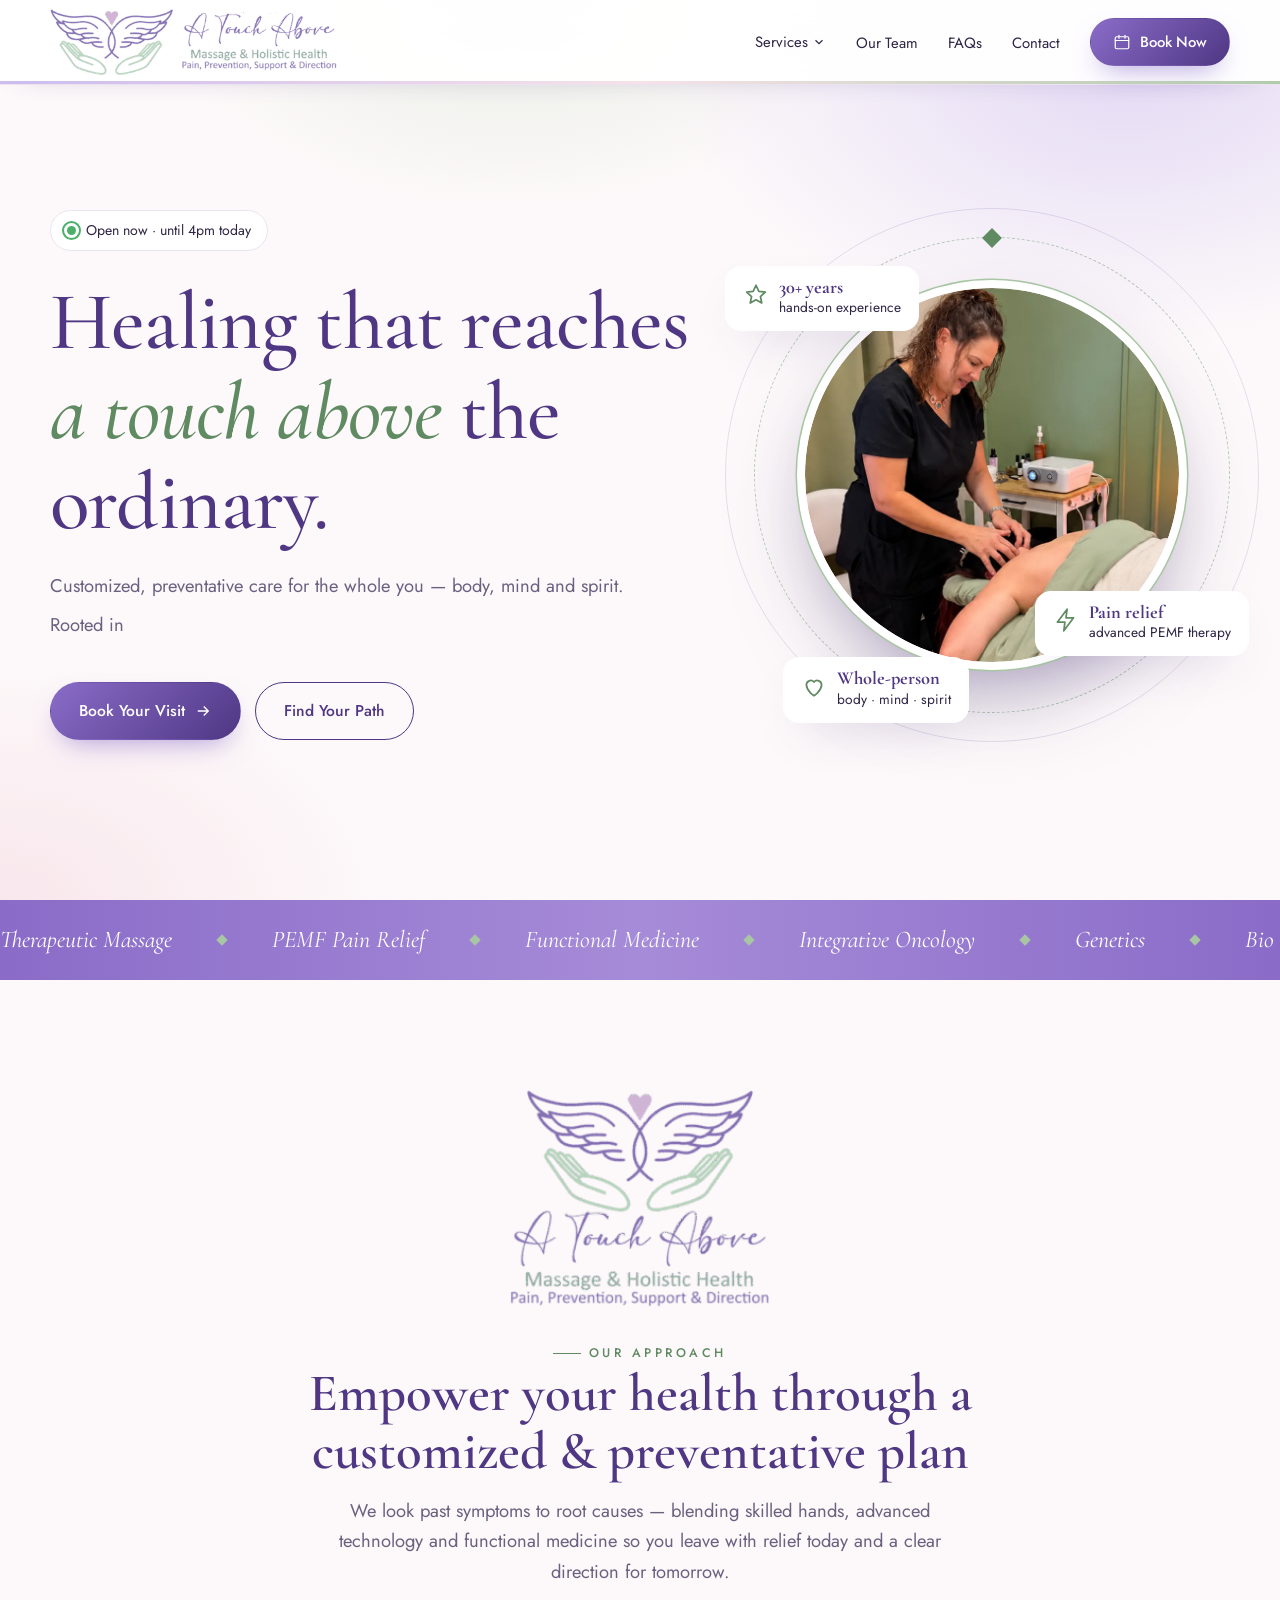
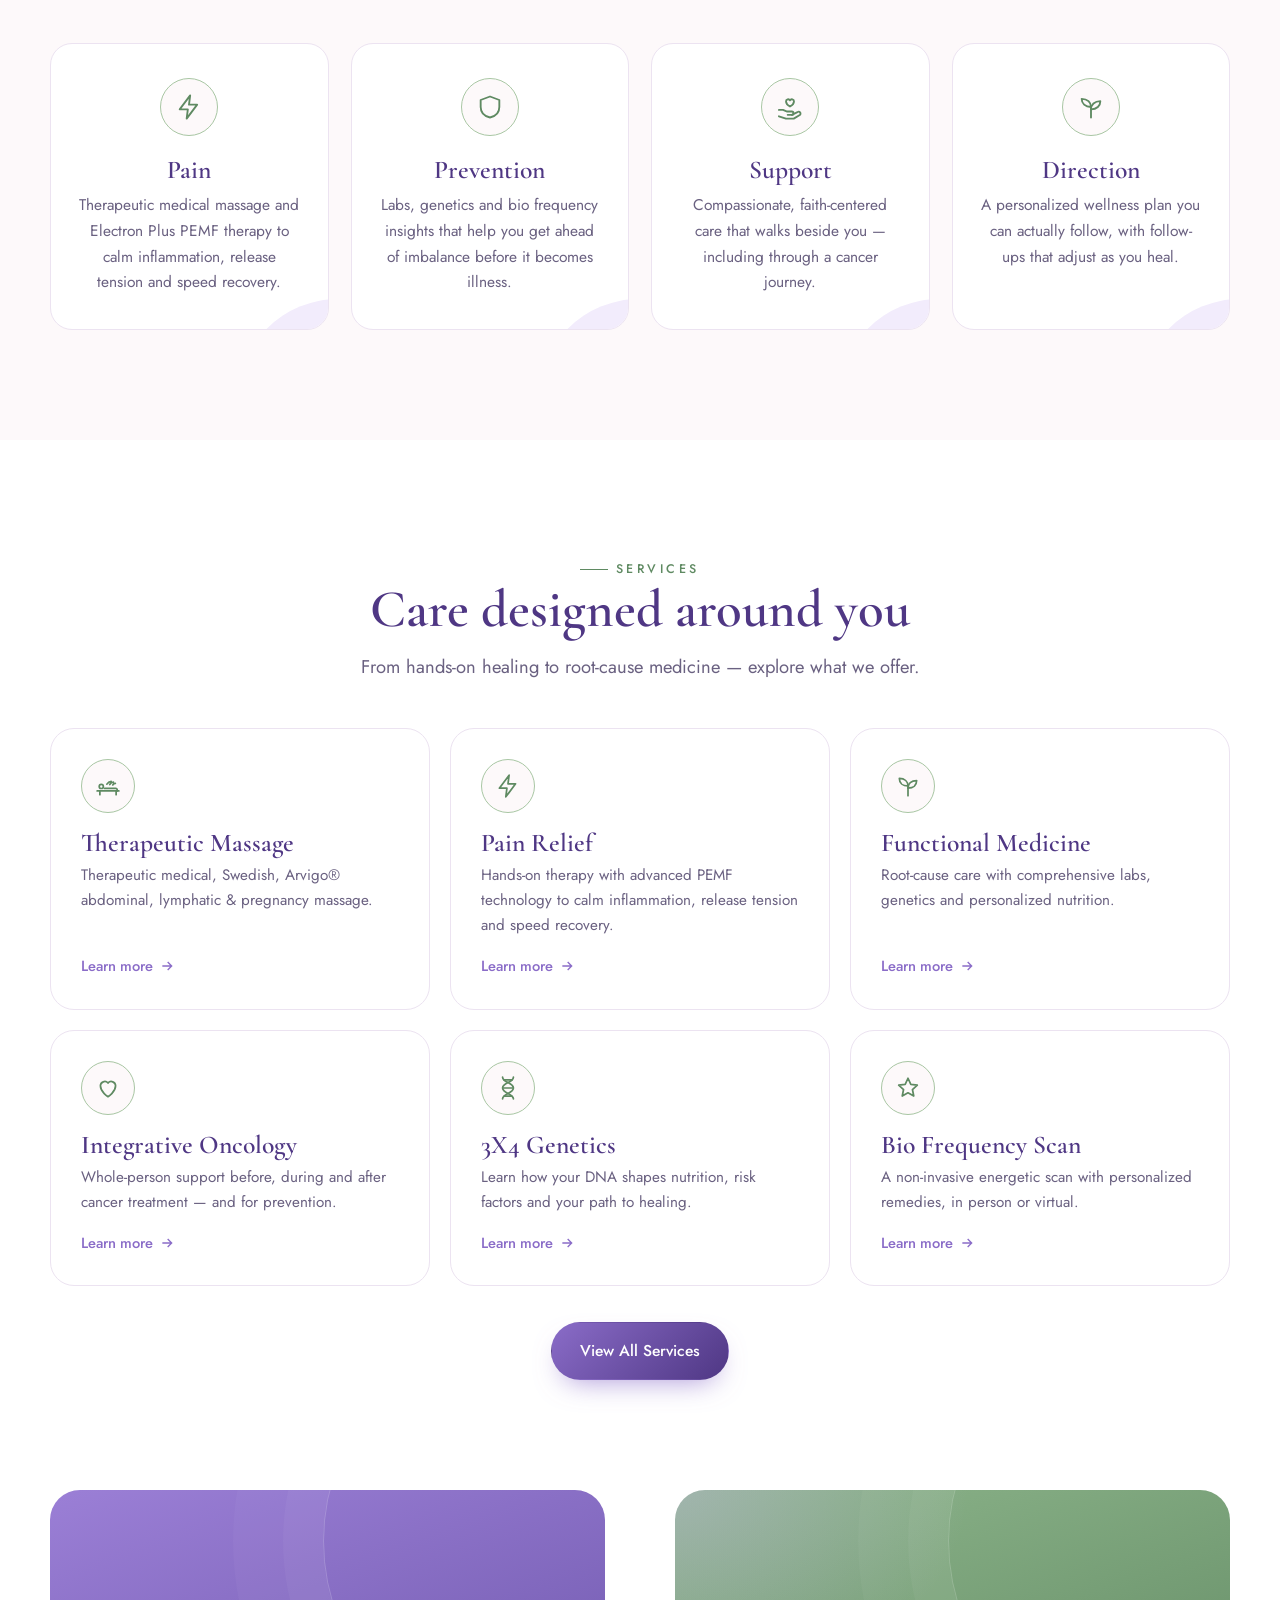
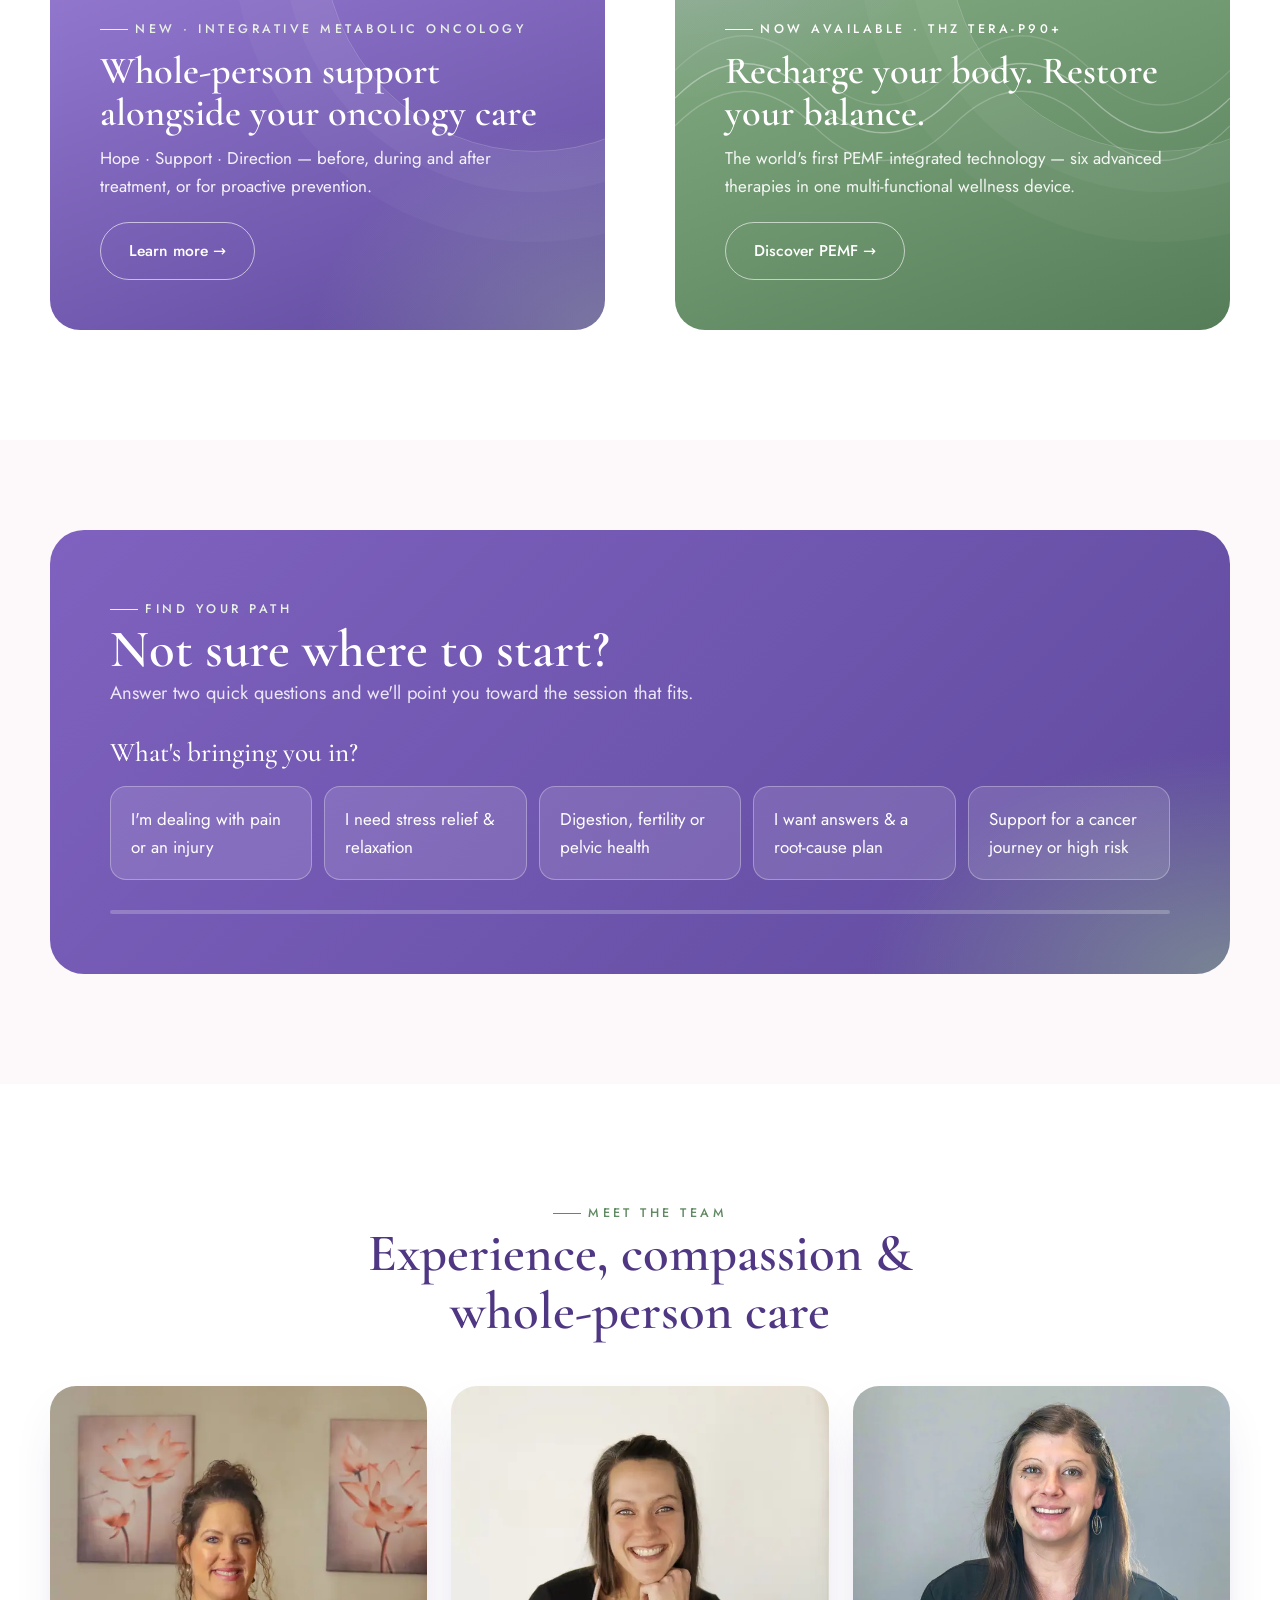
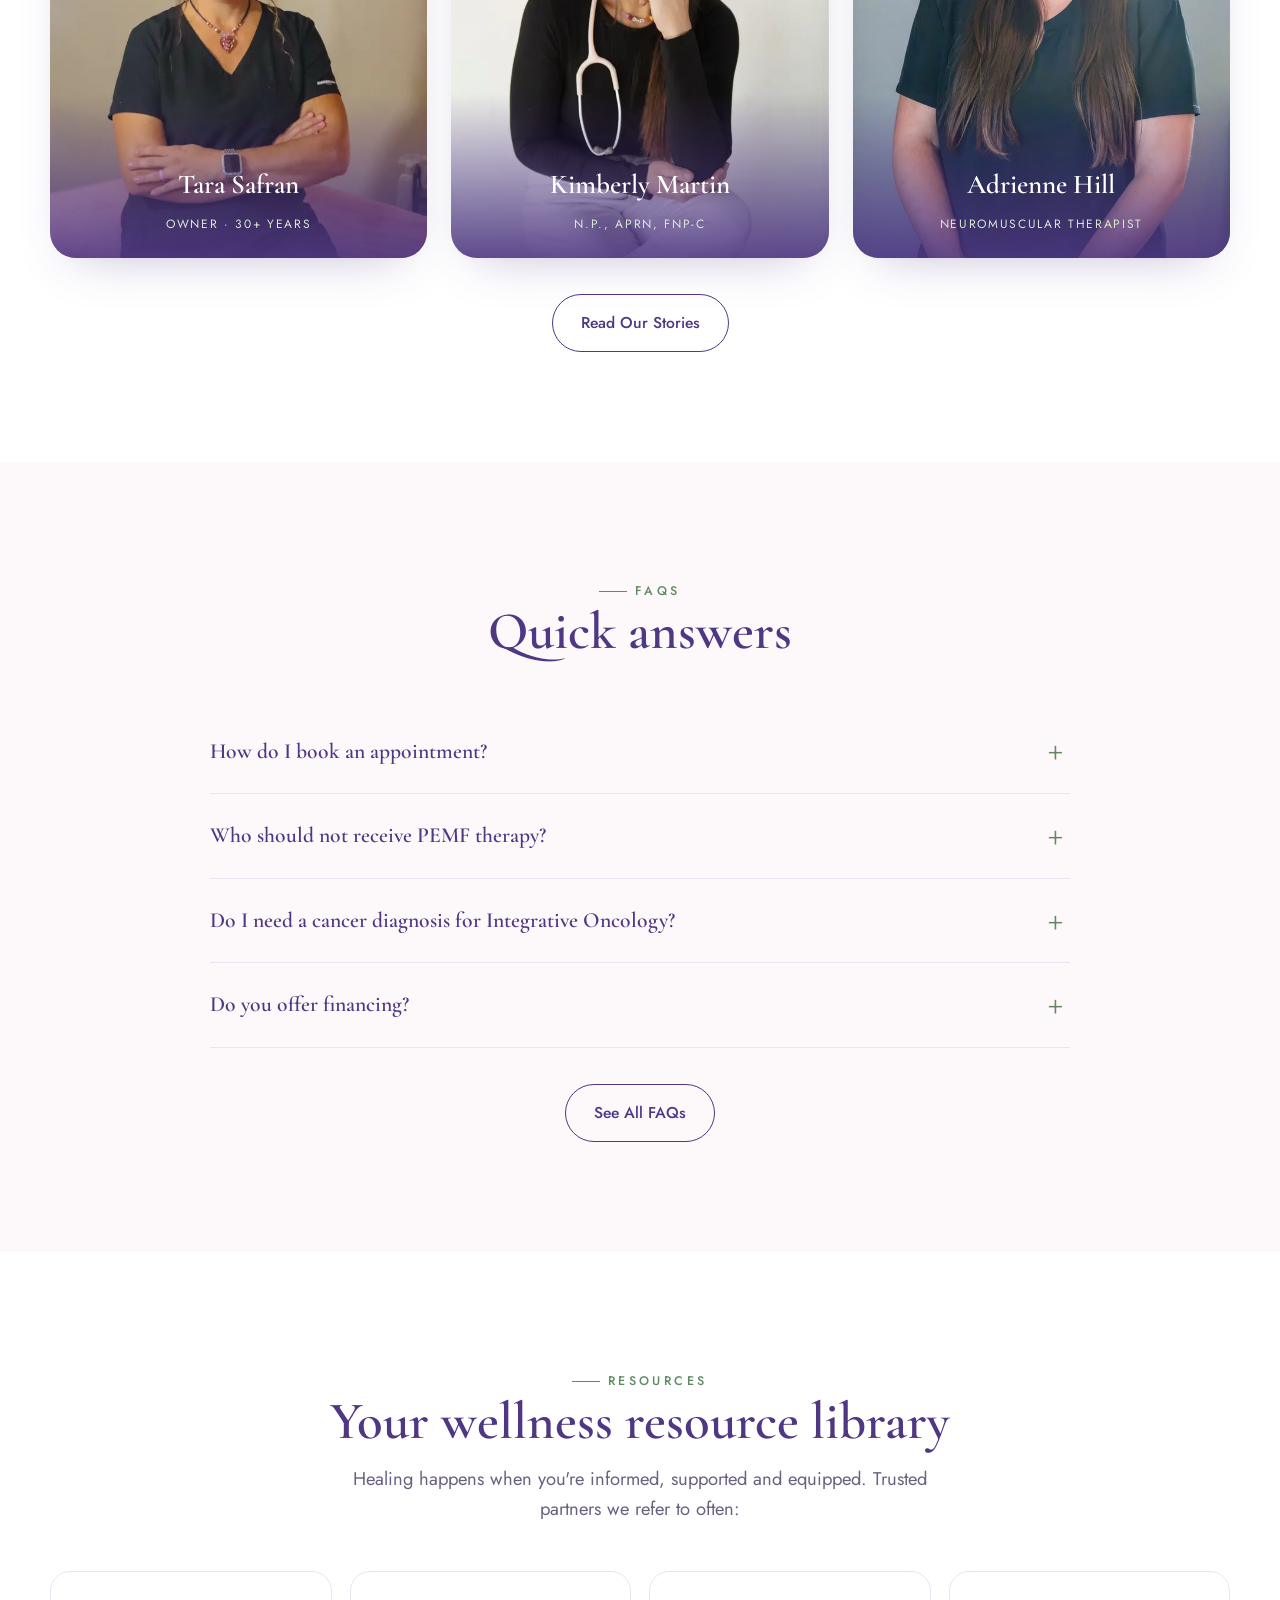
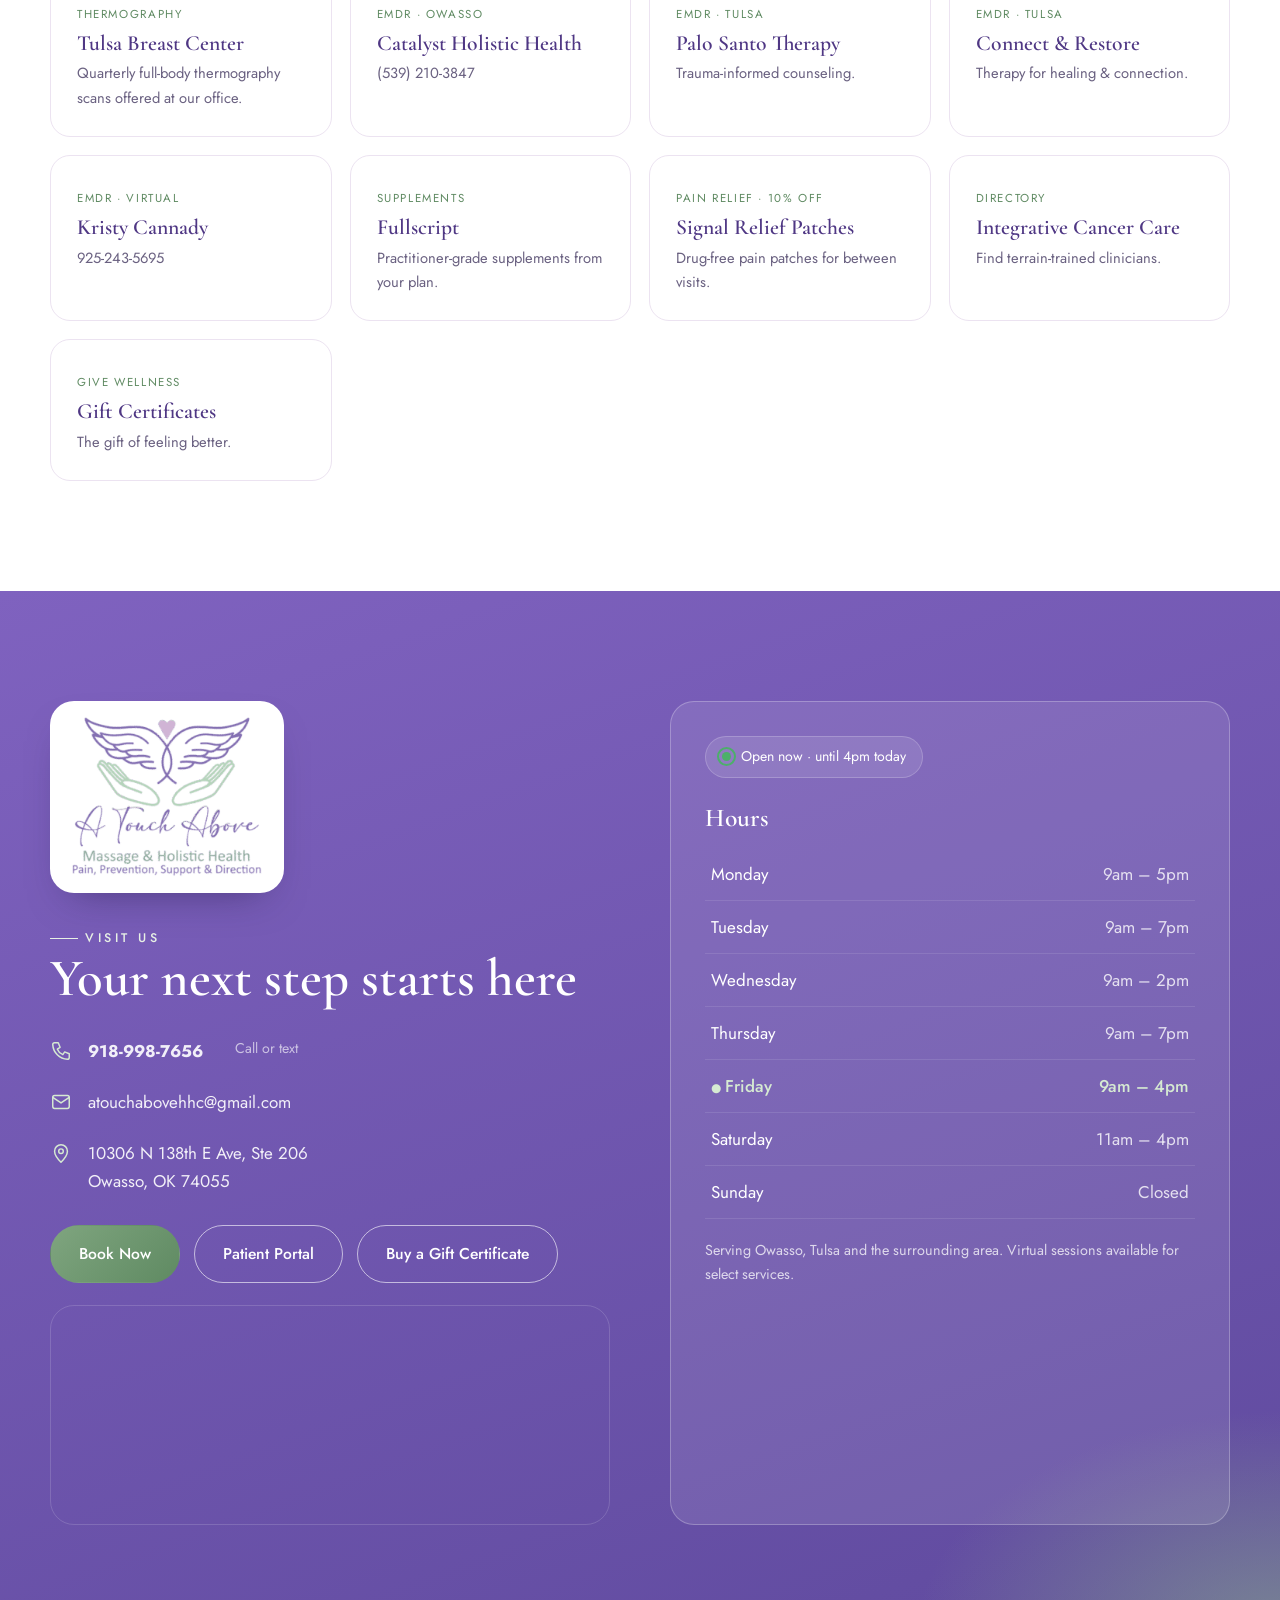
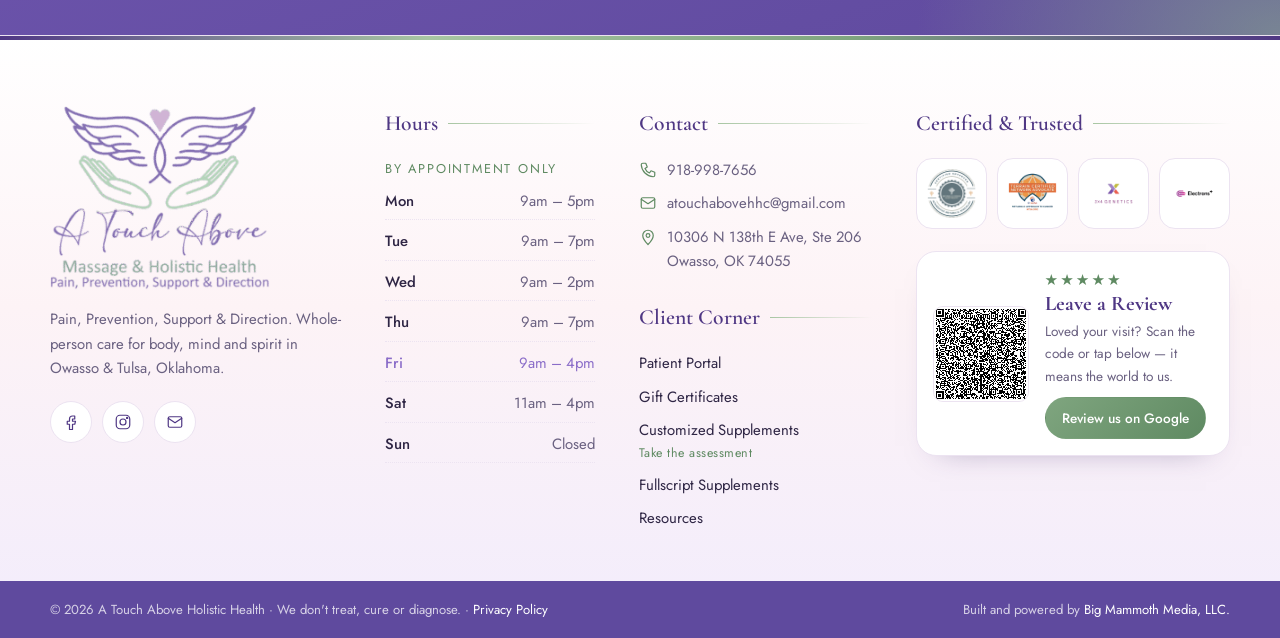
<file: index.html>
<!doctype html>
<html lang="en">
<head>
<meta charset="utf-8"><meta name="viewport" content="width=device-width,initial-scale=1">
<title>A Touch Above Holistic Health | Owasso &amp; Tulsa, OK</title>
<meta name="description" content="Therapeutic &amp; medical massage, PEMF pain relief, functional medicine, genetics and integrative metabolic oncology in Owasso, Oklahoma.">
<link rel="icon" href="data:image/svg+xml,<svg xmlns='http://www.w3.org/2000/svg' viewBox='0 0 24 24'><path d='M12 20s-7-4.4-7-10a4 4 0 0 1 7-2.6A4 4 0 0 1 19 10c0 5.6-7 10-7 10Z' fill='%235b3f99'/></svg>">
<link rel="preconnect" href="https://fonts.googleapis.com"><link rel="preconnect" href="https://fonts.gstatic.com" crossorigin>
<link href="https://fonts.googleapis.com/css2?family=Allura&family=Cormorant+Garamond:ital,wght@0,500;0,600;1,500&family=Jost:wght@300;400;500&display=swap" rel="stylesheet">
<link rel="stylesheet" href="styles.css">
<link rel="stylesheet" href="v3.css">
<link rel="stylesheet" href="v4.css">
<link rel="stylesheet" href="v5.css">
</head>
<body data-page="home">
<div id="nav"></div>
<header class="hero">
  <div class="wrap hero-grid">
    <div>
      <div class="status reveal"><i></i><span>Checking hours…</span></div>
      <h1 class="reveal d1">Healing that reaches <em>a touch above</em> the ordinary.</h1>
      <p class="lead reveal d2">Customized, preventative care for the whole you — body, mind and spirit. <span class="rooted">Rooted in <span class="rotator" data-words="Pain relief|Prevention|Support|Direction|Hope|Faith">Pain relief</span></span></p>
      <div class="cta-row reveal d3">
        <a class="btn btn-primary" href="https://blvd.app/@atouchaboveholistichealth/login" target="_blank" rel="noopener">Book Your Visit <svg viewBox="0 0 24 24" fill="none" stroke="currentColor" stroke-width="1.8"><path d="M5 12h14M13 6l6 6-6 6"/></svg></a>
        <a class="btn btn-ghost" href="#finder">Find Your Path</a>
      </div>
    </div>
    <div class="orb-stage reveal d2">
      <div class="ring r2"></div><div class="ring"><b></b></div>
      <div class="orb photo"><img src="img/massage.webp" alt="Tara giving a therapeutic massage at A Touch Above" width="760" height="760" fetchpriority="high" style="object-position:50% 50%"></div>
      <div class="chip-float cf1"><span data-i="star"></span><div><strong>30+ years</strong>hands-on experience</div></div>
      <div class="chip-float cf2"><span data-i="bolt"></span><div><strong>Pain relief</strong>advanced PEMF therapy</div></div>
      <div class="chip-float cf3"><span data-i="heart"></span><div><strong>Whole-person</strong>body · mind · spirit</div></div>
    </div>
  </div>
</header>

<div class="marquee" aria-hidden="true"><div>
  <span>Therapeutic Massage</span><span>PEMF Pain Relief</span><span>Functional Medicine</span><span>Integrative Oncology</span><span>Genetics</span><span>Bio Frequency Scans</span><span>Home PEMF Device</span><span>Customized Nutrition</span>
  <span>Therapeutic Massage</span><span>PEMF Pain Relief</span><span>Functional Medicine</span><span>Integrative Oncology</span><span>Genetics</span><span>Bio Frequency Scans</span><span>Home PEMF Device</span><span>Customized Nutrition</span>
</div></div>

<section id="approach">
  <div class="wrap center">
    <img class="brand-big reveal" src="img/logo.png" alt="A Touch Above — Massage &amp; Holistic Health · Pain, Prevention, Support &amp; Direction" width="245" height="206" loading="lazy">
    <span class="eyebrow reveal">Our Approach</span>
    <h2 class="reveal">Empower your health through a<br>customized &amp; preventative plan</h2>
    <p class="lead reveal" style="margin-top:16px">We look past symptoms to root causes — blending skilled hands, advanced technology and functional medicine so you leave with relief today and a clear direction for tomorrow.</p>
    <div class="pillars">
      <div class="pillar reveal"><div class="ico" data-i="bolt"></div><h3>Pain</h3><p>Therapeutic medical massage and Electron Plus PEMF therapy to calm inflammation, release tension and speed recovery.</p></div>
      <div class="pillar reveal d1"><div class="ico" data-i="shield"></div><h3>Prevention</h3><p>Labs, genetics and bio frequency insights that help you get ahead of imbalance before it becomes illness.</p></div>
      <div class="pillar reveal d2"><div class="ico" data-i="support"></div><h3>Support</h3><p>Compassionate, faith-centered care that walks beside you — including through a cancer journey.</p></div>
      <div class="pillar reveal d3"><div class="ico" data-i="sprout"></div><h3>Direction</h3><p>A personalized wellness plan you can actually follow, with follow-ups that adjust as you heal.</p></div>
    </div>
  </div>
</section>

<section class="services" id="services">
  <div class="wrap">
    <div class="center">
      <span class="eyebrow reveal">Services</span>
      <h2 class="reveal">Care designed around you</h2>
      <p class="lead reveal" style="margin-top:14px">From hands-on healing to root-cause medicine — explore what we offer.</p>
    </div>
    <div class="snip-grid">
      <a class="snip reveal" href="services.html#massage"><div class="ico" data-i="massage"></div><h3>Therapeutic Massage</h3><p>Therapeutic medical, Swedish, Arvigo® abdominal, lymphatic &amp; pregnancy massage.</p><span class="more-link">Learn more <svg viewBox="0 0 24 24" fill="none" stroke="currentColor" stroke-width="2"><path d="M5 12h14M13 6l6 6-6 6"/></svg></span></a>
      <a class="snip reveal d1" href="services.html#pain"><div class="ico" data-i="bolt"></div><h3>Pain Relief</h3><p>Hands-on therapy with advanced PEMF technology to calm inflammation, release tension and speed recovery.</p><span class="more-link">Learn more <svg viewBox="0 0 24 24" fill="none" stroke="currentColor" stroke-width="2"><path d="M5 12h14M13 6l6 6-6 6"/></svg></span></a>
      <a class="snip reveal d2" href="functional-medicine.html"><div class="ico" data-i="sprout"></div><h3>Functional Medicine</h3><p>Root-cause care with comprehensive labs, genetics and personalized nutrition.</p><span class="more-link">Learn more <svg viewBox="0 0 24 24" fill="none" stroke="currentColor" stroke-width="2"><path d="M5 12h14M13 6l6 6-6 6"/></svg></span></a>
      <a class="snip reveal" href="oncology.html"><div class="ico" data-i="heart"></div><h3>Integrative Oncology</h3><p>Whole-person support before, during and after cancer treatment — and for prevention.</p><span class="more-link">Learn more <svg viewBox="0 0 24 24" fill="none" stroke="currentColor" stroke-width="2"><path d="M5 12h14M13 6l6 6-6 6"/></svg></span></a>
      <a class="snip reveal d1" href="services.html#genetics"><div class="ico" data-i="dna"></div><h3>3X4 Genetics</h3><p>Learn how your DNA shapes nutrition, risk factors and your path to healing.</p><span class="more-link">Learn more <svg viewBox="0 0 24 24" fill="none" stroke="currentColor" stroke-width="2"><path d="M5 12h14M13 6l6 6-6 6"/></svg></span></a>
      <a class="snip reveal d2" href="services.html#scan"><div class="ico" data-i="star"></div><h3>Bio Frequency Scan</h3><p>A non-invasive energetic scan with personalized remedies, in person or virtual.</p><span class="more-link">Learn more <svg viewBox="0 0 24 24" fill="none" stroke="currentColor" stroke-width="2"><path d="M5 12h14M13 6l6 6-6 6"/></svg></span></a>
    </div>
    <div class="see-all reveal"><a class="btn btn-primary" href="services.html">View All Services</a></div>
  </div>
</section>

<section style="padding-top:0;background:#fff">
  <div class="wrap feature">
    <a href="oncology.html" class="feature-card fc-onc reveal" style="text-decoration:none">
      <span class="eyebrow">New · Integrative Metabolic Oncology</span>
      <h3>Whole-person support alongside your oncology care</h3>
      <p>Hope · Support · Direction — before, during and after treatment, or for proactive prevention.</p>
      <span class="btn btn-light" style="margin-top:22px;align-self:flex-start">Learn more →</span>
    </a>
    <a href="pemf.html" class="feature-card fc-pemf reveal d1" style="text-decoration:none">
      <svg class="waves" viewBox="0 0 400 300" preserveAspectRatio="none"><g fill="none" stroke="#fff" stroke-width="1"><path d="M0 150 Q50 100 100 150 T200 150 T300 150 T400 150"/><path d="M0 170 Q50 120 100 170 T200 170 T300 170 T400 170" opacity=".6"/><path d="M0 130 Q50 80 100 130 T200 130 T300 130 T400 130" opacity=".4"/></g></svg>
      <span class="eyebrow">Now Available · THz Tera-P90+</span>
      <h3>Recharge your body. Restore your balance.</h3>
      <p>The world's first PEMF integrated technology — six advanced therapies in one multi-functional wellness device.</p>
      <span class="btn btn-light" style="margin-top:22px;align-self:flex-start">Discover PEMF →</span>
    </a>
  </div>
</section>

<section id="finder" class="finder">
  <div class="wrap">
    <div class="quiz reveal" id="quiz">
      <span class="eyebrow" style="color:var(--gold-2)">Find Your Path</span>
      <h2>Not sure where to start?</h2>
      <p class="lead">Answer two quick questions and we'll point you toward the session that fits.</p>
      <div class="qstep active">
        <h4>What's bringing you in?</h4>
        <div class="qopts">
          <button class="qopt" data-v="pain">I'm dealing with pain or an injury</button>
          <button class="qopt" data-v="relax">I need stress relief &amp; relaxation</button>
          <button class="qopt" data-v="digest">Digestion, fertility or pelvic health</button>
          <button class="qopt" data-v="root">I want answers &amp; a root-cause plan</button>
          <button class="qopt" data-v="onc">Support for a cancer journey or high risk</button>
        </div>
      </div>
      <div class="qstep">
        <h4>Have you visited A Touch Above before?</h4>
        <div class="qopts">
          <button class="qopt" data-v="new">No — I'm new here</button>
          <button class="qopt" data-v="return">Yes — I'm a returning client</button>
        </div>
      </div>
      <div class="qstep">
        <div class="result">
          <span class="eyebrow">We recommend</span>
          <h4 style="font-family:var(--serif);font-size:2rem;margin:8px 0 10px"></h4>
          <p></p>
          <div class="cta-row">
            <a class="btn btn-primary go" href="services.html">See details</a>
            <a class="btn btn-ghost" href="tel:9189987656">Call or text 918-998-7656</a>
            <button class="btn restart" style="background:none;color:var(--muted)">Start over</button>
          </div>
        </div>
      </div>
      <div class="qbar"><i></i></div>
    </div>
  </div>
</section>

<section id="team" style="background:#fff">
  <div class="wrap center">
    <span class="eyebrow reveal">Meet the Team</span>
    <h2 class="reveal">Experience, compassion &amp;<br>whole-person care</h2>
    <div class="team-snip">
      <a class="tcard reveal" href="team.html#tara"><img src="img/tara.webp" alt="Tara Safran"><div class="cap"><b>Tara Safran</b><span>Owner · 30+ years</span></div></a>
      <a class="tcard reveal d1" href="team.html#kim"><img src="img/kim.webp" alt="Kimberly Martin"><div class="cap"><b>Kimberly Martin</b><span>N.P., APRN, FNP-C</span></div></a>
      <a class="tcard reveal d2" href="team.html#adrienne"><img src="img/adrienne.webp" alt="Adrienne Hill"><div class="cap"><b>Adrienne Hill</b><span>Neuromuscular Therapist</span></div></a>
    </div>
    <div class="see-all reveal"><a class="btn btn-ghost" href="team.html">Read Our Stories</a></div>
  </div>
</section>

<section id="faq">
  <div class="wrap">
    <div class="center">
      <span class="eyebrow reveal">FAQs</span>
      <h2 class="reveal">Quick answers</h2>
    </div>
    <div class="faq reveal">
      <div class="qa"><button>How do I book an appointment?</button><div class="ans"><p>Book online any time using any "Book Now" button, or call or text us at 918-998-7656. We're by appointment only.</p></div></div>
      <div class="qa"><button>Who should not receive PEMF therapy?</button><div class="ans"><p>PEMF is not recommended during pregnancy or for anyone with a pacemaker, brain stent or other implanted electronic device.</p></div></div>
      <div class="qa"><button>Do I need a cancer diagnosis for Integrative Oncology?</button><div class="ans"><p>No — our services may also be appropriate if you have a family history, genetic concerns, a previous diagnosis or simply want to be proactive.</p></div></div>
      <div class="qa"><button>Do you offer financing?</button><div class="ans"><p>Yes. Flexible financing is available through Cherry, with a soft credit check that won't impact your credit score.</p></div></div>
    </div>
    <div class="see-all reveal"><a class="btn btn-ghost" href="faq.html">See All FAQs</a></div>
  </div>
</section>

<section id="resources" style="background:#fff">
  <div class="wrap">
    <div class="center">
      <span class="eyebrow reveal">Resources</span>
      <h2 class="reveal">Your wellness resource library</h2>
      <p class="lead reveal" style="margin-top:14px">Healing happens when you're informed, supported and equipped. Trusted partners we refer to often:</p>
    </div>
    <div class="res-grid">
      <a class="res reveal" href="https://tulsabreastcenter.com/" target="_blank" rel="noopener"><small>Thermography</small><h4>Tulsa Breast Center</h4><p>Quarterly full-body thermography scans offered at our office.</p></a>
      <a class="res reveal d1" href="https://catalystholistichealthllc.com/" target="_blank" rel="noopener"><small>EMDR · Owasso</small><h4>Catalyst Holistic Health</h4><p>(539) 210-3847</p></a>
      <a class="res reveal d2" href="https://palosantotherapy.com/" target="_blank" rel="noopener"><small>EMDR · Tulsa</small><h4>Palo Santo Therapy</h4><p>Trauma-informed counseling.</p></a>
      <a class="res reveal" href="https://connectandrestore.com/" target="_blank" rel="noopener"><small>EMDR · Tulsa</small><h4>Connect &amp; Restore</h4><p>Therapy for healing &amp; connection.</p></a>
      <a class="res reveal d1" href="tel:9252435695"><small>EMDR · Virtual</small><h4>Kristy Cannady</h4><p>925-243-5695</p></a>
      <a class="res reveal d1" href="https://us.fullscript.com/login" target="_blank" rel="noopener"><small>Supplements</small><h4>Fullscript</h4><p>Practitioner-grade supplements from your plan.</p></a>
      <a class="res reveal d2" href="https://lddy.no/1nako" target="_blank" rel="noopener"><small>Pain relief · 10% off</small><h4>Signal Relief Patches</h4><p>Drug-free pain patches for between visits.</p></a>
      <a class="res reveal" href="https://my.terrain.network/community/card-grid?tab=2" target="_blank" rel="noopener"><small>Directory</small><h4>Integrative Cancer Care</h4><p>Find terrain-trained clinicians.</p></a>
      <a class="res reveal d1" href="https://app.squareup.com/gift/JHPM2FRCNE1VS/order" target="_blank" rel="noopener"><small>Give wellness</small><h4>Gift Certificates</h4><p>The gift of feeling better.</p></a>
    </div>
  </div>
</section>

<section class="contact" id="contact">
  <div class="wrap contact-grid">
    <div class="reveal">
      <div class="logo-card"><img src="img/logo.png" alt="A Touch Above Holistic Health logo" width="245" height="206" loading="lazy"></div>
      <span class="eyebrow" style="color:var(--gold-2)">Visit Us</span>
      <h2>Your next step starts here</h2>
      <div class="cinfo">
        <a href="tel:9189987656"><span data-i="phone"></span><div><b>918-998-7656</b><br><small style="opacity:.7">Call or text</small></div></a>
        <a href="mailto:atouchabovehhc@gmail.com"><span data-i="mail"></span>atouchabovehhc@gmail.com</a>
        <a href="https://maps.google.com/?q=10306+N+138th+E+Ave+Ste+206+Owasso+OK+74055" target="_blank" rel="noopener"><span data-i="pin"></span>10306 N 138th E Ave, Ste 206<br>Owasso, OK 74055</a>
      </div>
      <div class="cta-row">
        <a class="btn btn-gold" href="https://blvd.app/@atouchaboveholistichealth/login" target="_blank" rel="noopener">Book Now</a>
        <a class="btn btn-light" href="https://my.ressahealth.com/" target="_blank" rel="noopener">Patient Portal</a>
        <a class="btn btn-light" href="https://app.squareup.com/gift/JHPM2FRCNE1VS/order" target="_blank" rel="noopener">Buy a Gift Certificate</a>
      </div>
      <div class="map"><iframe loading="lazy" title="Map" src="https://www.google.com/maps?q=10306+N+138th+E+Ave+Ste+206+Owasso+OK+74055&output=embed"></iframe></div>
    </div>
    <div class="hours reveal d1">
      <div class="status" style="background:rgba(255,255,255,.1);border-color:rgba(255,255,255,.2);color:#fff;box-shadow:none"><i></i><span></span></div>
      <h3>Hours</h3>
      <table>
        <tr data-d="1"><td>Monday</td><td>9am – 5pm</td></tr>
        <tr data-d="2"><td>Tuesday</td><td>9am – 7pm</td></tr>
        <tr data-d="3"><td>Wednesday</td><td>9am – 2pm</td></tr>
        <tr data-d="4"><td>Thursday</td><td>9am – 7pm</td></tr>
        <tr data-d="5"><td>Friday</td><td>9am – 4pm</td></tr>
        <tr data-d="6"><td>Saturday</td><td>11am – 4pm</td></tr>
        <tr data-d="0"><td>Sunday</td><td>Closed</td></tr>
      </table>
      <p style="margin-top:20px;opacity:.75;font-size:.9rem">Serving Owasso, Tulsa and the surrounding area. Virtual sessions available for select services.</p>
    </div>
  </div>
</section>

<div id="footer"></div>
<script src="main.js"></script>
</body>
</html>
</file>
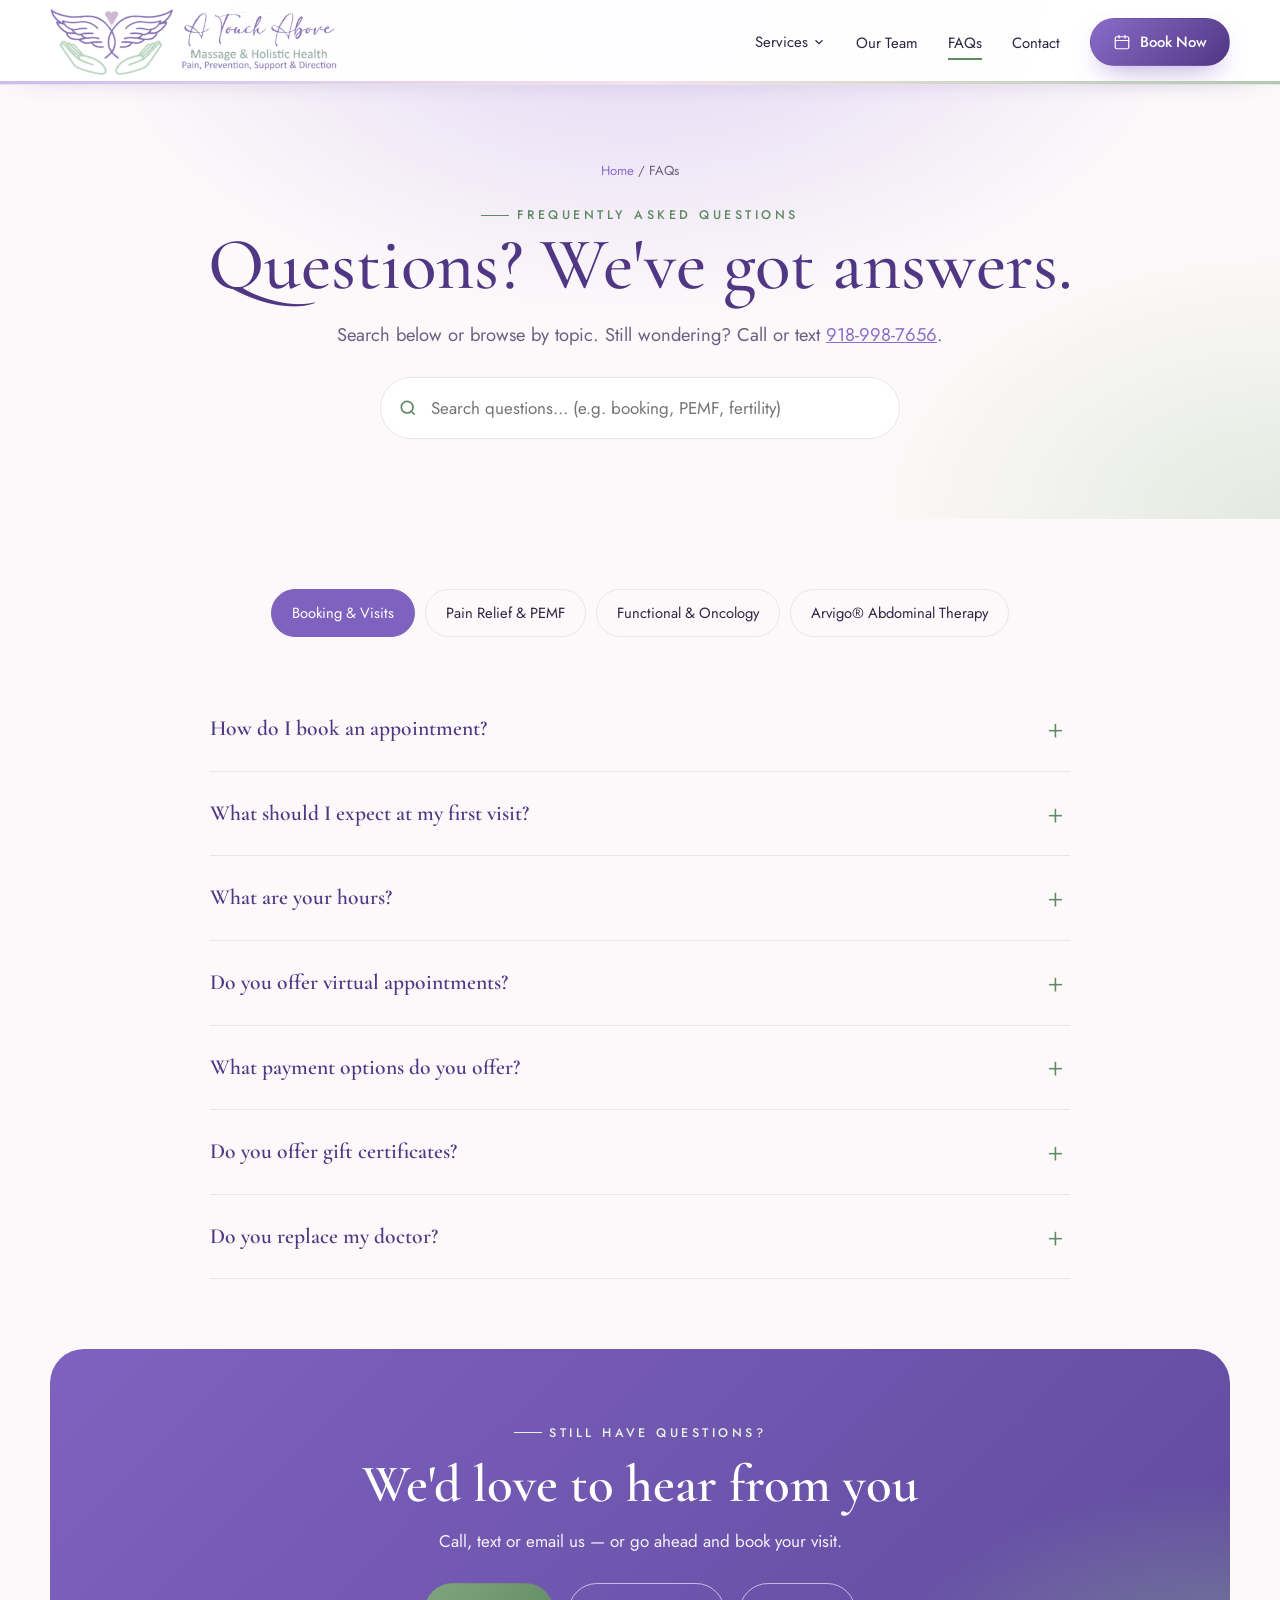
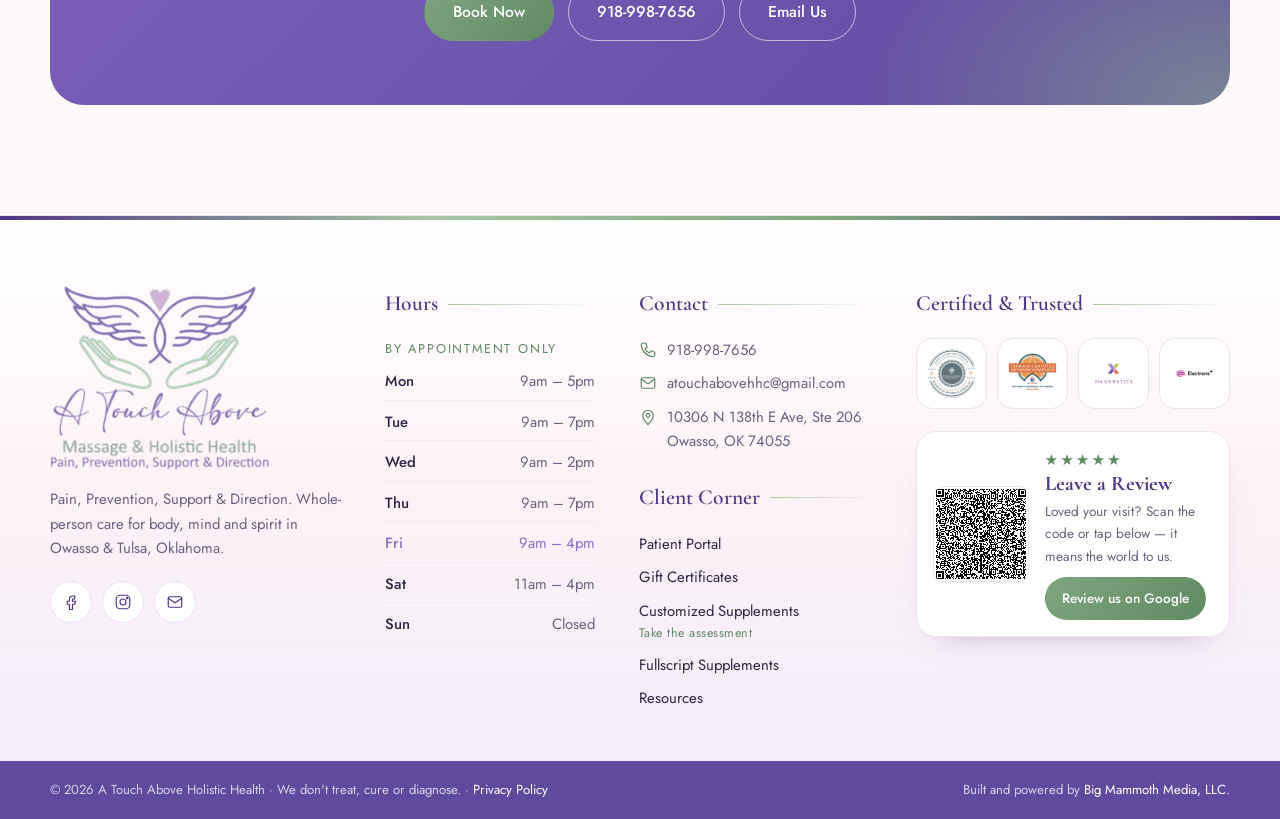
<file: faq.html>
<!doctype html>
<html lang="en">
<head>
<meta charset="utf-8"><meta name="viewport" content="width=device-width,initial-scale=1">
<title>FAQs | A Touch Above Holistic Health</title>
<meta name="description" content="Answers about booking, payment, PEMF pain relief, functional medicine, integrative oncology and Arvigo abdominal therapy at A Touch Above Holistic Health.">
<link rel="icon" href="data:image/svg+xml,<svg xmlns='http://www.w3.org/2000/svg' viewBox='0 0 24 24'><path d='M12 20s-7-4.4-7-10a4 4 0 0 1 7-2.6A4 4 0 0 1 19 10c0 5.6-7 10-7 10Z' fill='%235b3f99'/></svg>">
<link rel="preconnect" href="https://fonts.googleapis.com"><link rel="preconnect" href="https://fonts.gstatic.com" crossorigin>
<link href="https://fonts.googleapis.com/css2?family=Allura&family=Cormorant+Garamond:ital,wght@0,500;0,600;1,500&family=Jost:wght@300;400;500&display=swap" rel="stylesheet">
<link rel="stylesheet" href="styles.css">
<link rel="stylesheet" href="v4.css">
<link rel="stylesheet" href="v5.css">
</head>
<body data-page="faq">
<div id="nav"></div>
<header class="pagehero">
  <div class="wrap">
    <div class="crumb reveal"><a href="index.html">Home</a> / FAQs</div>
    <span class="eyebrow reveal">Frequently Asked Questions</span>
    <h1 class="reveal d1">Questions? We've got answers.</h1>
    <p class="lead reveal d2">Search below or browse by topic. Still wondering? Call or text <a href="tel:9189987656" style="color:var(--plum-2)">918-998-7656</a>.</p>
    <div class="faq-search reveal"><svg viewBox="0 0 24 24" fill="none" stroke="currentColor" stroke-width="2"><circle cx="11" cy="11" r="7"/><path d="m20 20-3.5-3.5"/></svg><input type="search" placeholder="Search questions… (e.g. booking, PEMF, fertility)" aria-label="Search FAQs"></div>
  </div>
</header>

<section style="padding-top:30px">
  <div class="wrap" data-tabs>
    <div class="faq-tabs tabs reveal">
      <button class="tab active" data-t="g1">Booking &amp; Visits</button>
      <button class="tab" data-t="g2">Pain Relief &amp; PEMF</button>
      <button class="tab" data-t="g3">Functional &amp; Oncology</button>
      <button class="tab" data-t="g4">Arvigo® Abdominal Therapy</button>
    </div>

    <div class="faq faq-group active" data-p="g1">
      <div class="qa"><button>How do I book an appointment?</button><div class="ans"><p>Book online any time using any "Book Now" button on this site, or call or text us at 918-998-7656. We're by appointment only.</p></div></div>
      <div class="qa"><button>What should I expect at my first visit?</button><div class="ans"><p>New-client sessions are a little longer so we can review your health history, symptoms and goals before treatment. From there we build a plan that's customized to you.</p></div></div>
      <div class="qa"><button>What are your hours?</button><div class="ans"><p>Monday 9am–5pm, Tuesday &amp; Thursday 9am–7pm, Wednesday 9am–2pm, Friday 9am–4pm and Saturday 11am–4pm. We&rsquo;re closed Sunday.</p></div></div>
      <div class="qa"><button>Do you offer virtual appointments?</button><div class="ans"><p>Yes — Bio Frequency Health Scans (30, 60 and 90 minutes) and Integrative Oncology new-client consultations are available virtually.</p></div></div>
      <div class="qa"><button>What payment options do you offer?</button><div class="ans"><p>We accept payment through our secure booking platform and can process HSA/FSA payments through compliant channels. Flexible financing is available through Cherry, with a soft credit check that won't impact your credit score.</p></div></div>
      <div class="qa"><button>Do you offer gift certificates?</button><div class="ans"><p>Yes! <a href="https://app.squareup.com/gift/JHPM2FRCNE1VS/order" target="_blank" rel="noopener" style="color:var(--plum-2)">Purchase a gift certificate online</a> — the gift of feeling better.</p></div></div>
      <div class="qa"><button>Do you replace my doctor?</button><div class="ans"><p>No. We don't treat, cure or diagnose. Our services are designed to complement the care of your physicians and specialists, and we're happy to work alongside your medical team.</p></div></div>
    </div>

    <div class="faq faq-group" data-p="g2">
      <div class="qa"><button>What is Electron Plus (E+)?</button><div class="ans"><p>Electron Plus is one of the most advanced PEMF (pulsed electromagnetic field) technologies available in Oklahoma, delivered through your therapist's hands. It helps restore healthy cellular energy, improving oxygen and nutrient uptake and helping cells release toxins.</p></div></div>
      <div class="qa"><button>What can PEMF pain relief help with?</button><div class="ans"><p>Clients come to us for chronic pain, neuropathy, migraines, plantar fasciitis, carpal tunnel, sports injuries, arthritis, inflammation, and recovery after injury or surgery.</p></div></div>
      <div class="qa"><button>Who should not receive PEMF therapy?</button><div class="ans"><p>PEMF is not recommended during pregnancy or for anyone with a pacemaker, brain stent or other implanted electronic device. Please share your full health history with us before your session.</p></div></div>
      <div class="qa"><button>How many areas can be treated in one session?</button><div class="ans"><p>A 30-minute new-client session assesses your pain points and treats up to two areas. Longer sessions allow a full evaluation or a full-body tune-up.</p></div></div>
      <div class="qa"><button>What is the THz Tera-P90+?</button><div class="ans"><p>A multi-functional wellness device that combines six technologies — high-frequency PEMF, terahertz waves, bio-magnetic energy, deep heat, EMS and red light — plus beauty and massage attachments. <a href="pemf.html" style="color:var(--plum-2)">Learn more</a>.</p></div></div>
    </div>

    <div class="faq faq-group" data-p="g3">
      <div class="qa"><button>What is functional medicine?</button><div class="ans"><p>Functional medicine looks for the root causes behind symptoms instead of only managing them. We review your history, labs, genetics and lifestyle to build a personalized plan. <a href="functional-medicine.html" style="color:var(--plum-2)">Read more</a>.</p></div></div>
      <div class="qa"><button>What is Integrative Metabolic Oncology?</button><div class="ans"><p>Whole-person support alongside your oncology care. We look at the body's internal environment — often called the terrain — and identify areas that may need additional support before, during and after conventional treatment.</p></div></div>
      <div class="qa"><button>Do I need an active cancer diagnosis?</button><div class="ans"><p>No. Our services may also be appropriate if you have a family history of cancer, genetic concerns, a previous diagnosis, metabolic concerns, environmental exposures, or simply want to be proactive about long-term health.</p></div></div>
      <div class="qa"><button>Will you work with my oncologist?</button><div class="ans"><p>Yes. We work collaboratively with your oncologist and medical team — never in place of them.</p></div></div>
      <div class="qa"><button>What testing might be included?</button><div class="ans"><p>When appropriate: comprehensive labs, genetics (3X4), GI-MAP, hormones, environmental toxins, mold, nutrient status and metabolic markers.</p></div></div>
      <div class="qa"><button>Are packages available?</button><div class="ans"><p>Custom care packages are being finalized now. In the meantime, book a consultation and we'll recommend the right level of support for you.</p></div></div>
    </div>

    <div class="faq faq-group" data-p="g4">
      <div class="qa"><button>What are the Arvigo® Techniques of Maya Abdominal Therapy?</button><div class="ans"><p>A non-invasive, external massage technique that guides abdominal organs into their proper position — relieving congestion and improving the flow of blood, lymph, hormones and energy. It benefits both women and men.</p></div></div>
      <div class="qa"><button>How do the techniques help women?</button><div class="ans"><p>The massage gently encourages the uterus back into place in the lower pelvis. When supporting ligaments are stressed, the uterus can shift and restrict circulation, which may contribute to a range of symptoms.</p></div></div>
      <div class="qa"><button>What can cause a displaced uterus?</button><div class="ans"><p>Common factors include sacrum injuries, ligaments weakened by pregnancy, high-impact exercise, heavy lifting during menstruation, prolonged sitting, past surgeries, a weak pelvic floor, chronic muscle spasms and emotional tension.</p></div></div>
      <div class="qa"><button>What symptoms may be connected?</button><div class="ans"><p>Painful or irregular periods or ovulation, clots, headaches, back pain, endometriosis, PMS, urinary issues, infertility, painful intercourse, constipation and a difficult menopause, among others.</p></div></div>
      <div class="qa"><button>How quickly should I expect a change?</button><div class="ans"><p>Some notice a difference after one session; for others it takes a few months. Three sessions is usually the minimum, and progress is faster with consistent daily self-care.</p></div></div>
      <div class="qa"><button>How does it support fertility?</button><div class="ans"><p>By improving circulation to the uterus, the techniques support a healthy uterine lining, hormone signaling and optimal positioning — creating a better environment for conception.</p></div></div>
      <div class="qa"><button>I've had a hysterectomy or C-section — can it still help?</button><div class="ans"><p>Yes. Improved circulation around surgical areas can help soften existing scar tissue and discourage new adhesions, and remaining organs like the bladder benefit from better blood flow. Post-surgery work can begin 4–6 weeks out with your provider's approval.</p></div></div>
      <div class="qa"><button>Is it right for everyone?</button><div class="ans"><p>Almost every woman can benefit, but it isn't performed during menstruation, early postpartum, with an IUD, with pelvic cancer, during the first trimester of pregnancy, or with a hiatal hernia.</p></div></div>
      <div class="qa"><button>Can it help digestion?</button><div class="ans"><p>Stress and emotion can leave the intestines tense or "kinked." Releasing those restrictions addresses root contributors to issues like IBS, reflux, heartburn and constipation — rather than just the symptoms.</p></div></div>
      <div class="qa"><button>What is "self-care" and why does it matter?</button><div class="ans"><p>You'll learn a simple self-massage to do daily for 2–10 minutes. Clients who keep up with self-care and lifestyle changes typically see relief more quickly.</p></div></div>
      <div class="qa"><button>How is abdominal massage helpful for men?</button><div class="ans"><p>The prostate has little ligament support and can become congested. Abdominal massage helps relieve that congestion and supports healthy prostate function.</p></div></div>
    </div>

    <div class="banner reveal" style="margin-top:70px">
      <span class="eyebrow" style="color:var(--gold-2)">Still have questions?</span>
      <h2 style="margin-top:12px">We'd love to hear from you</h2>
      <p>Call, text or email us — or go ahead and book your visit.</p>
      <div class="cta-row">
        <a class="btn btn-gold" href="https://blvd.app/@atouchaboveholistichealth/login" target="_blank" rel="noopener">Book Now</a>
        <a class="btn btn-light" href="tel:9189987656">918-998-7656</a>
        <a class="btn btn-light" href="mailto:atouchabovehhc@gmail.com">Email Us</a>
      </div>
    </div>
  </div>
</section>

<div id="footer"></div>
<script src="main.js"></script>
</body>
</html>
</file>
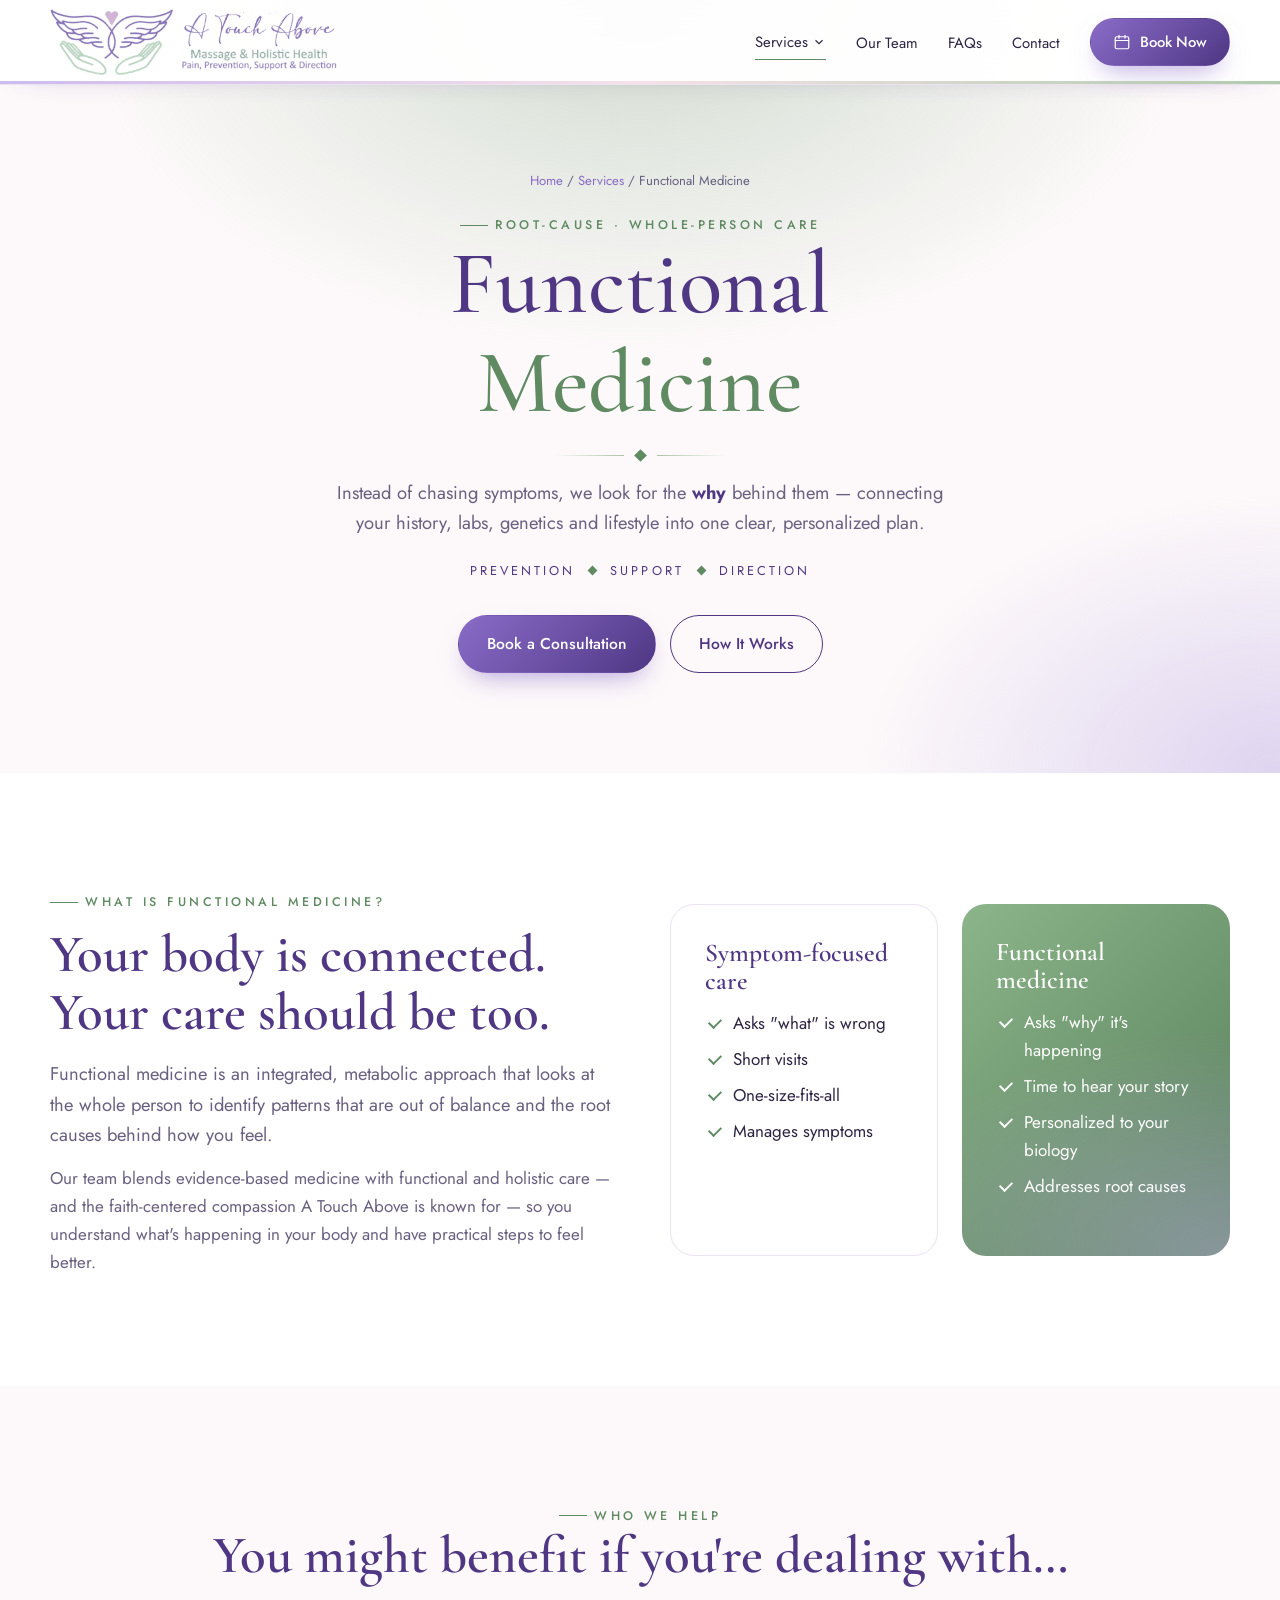
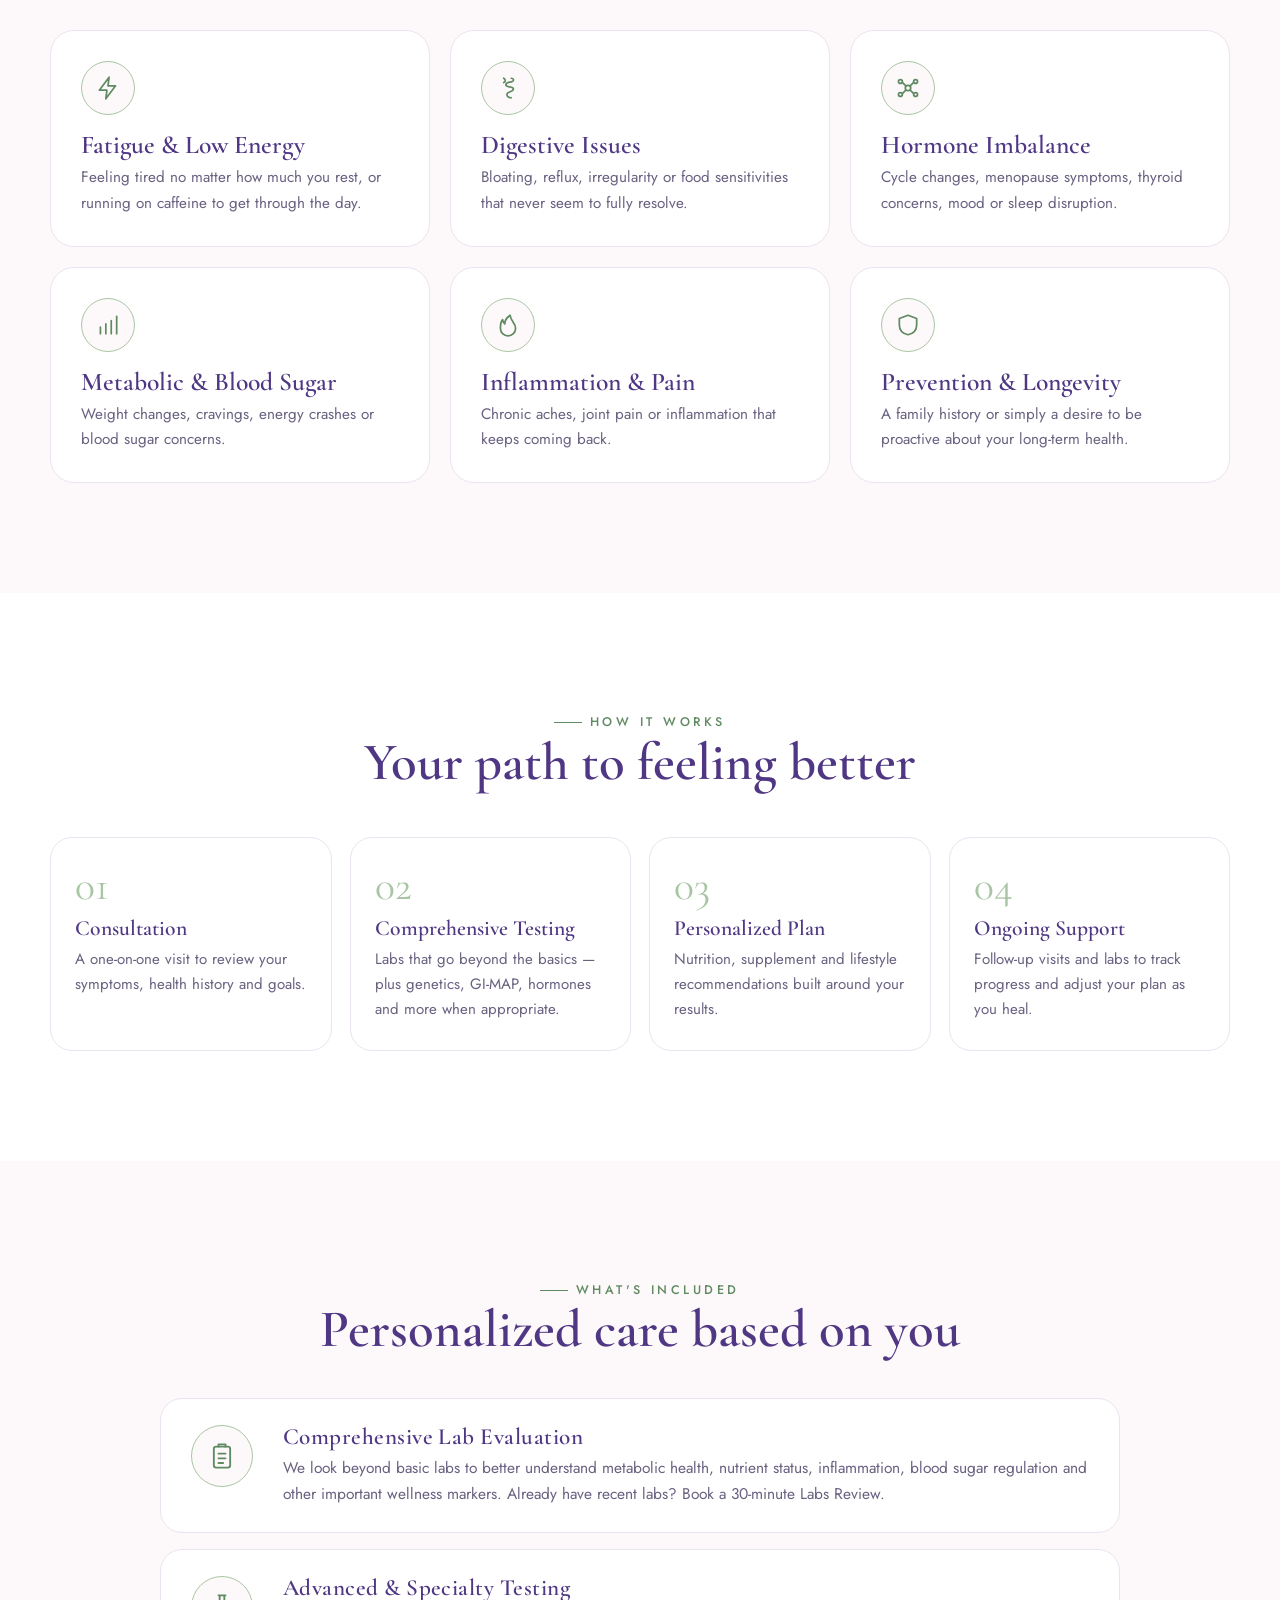
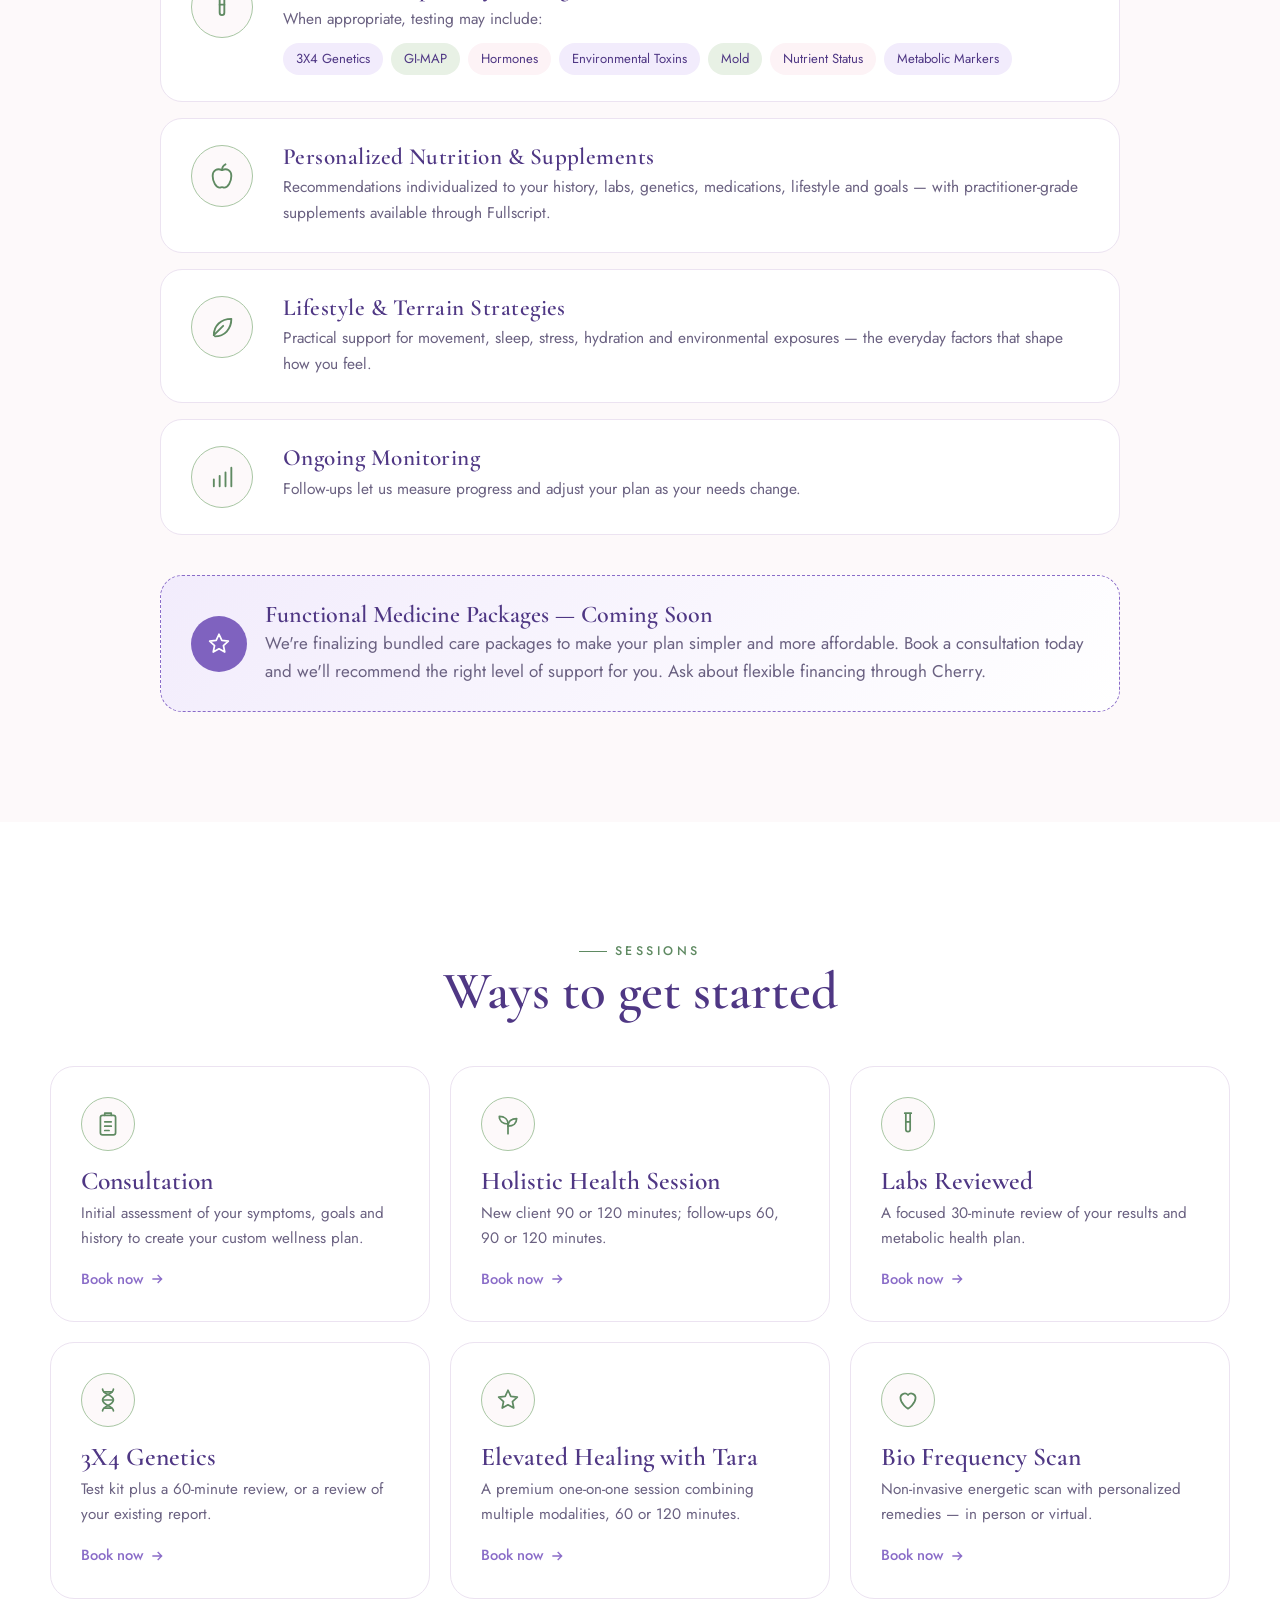
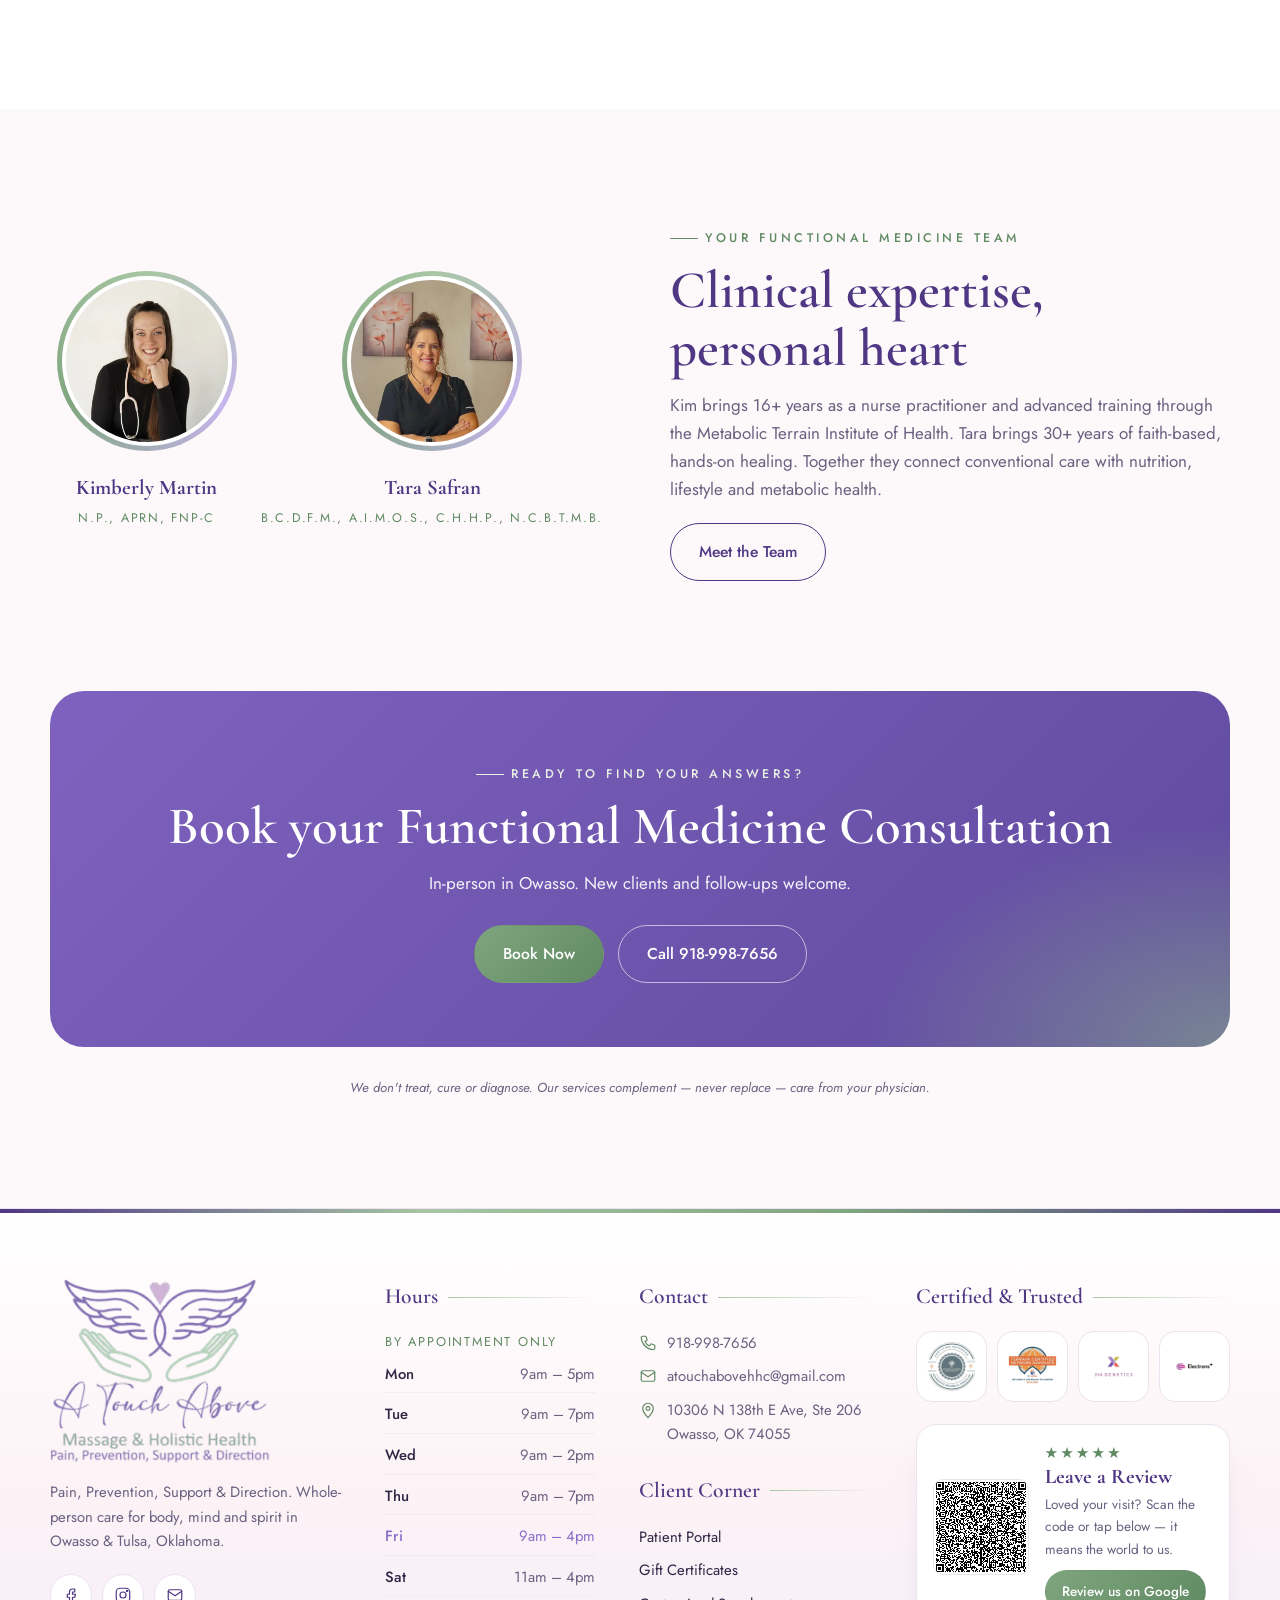
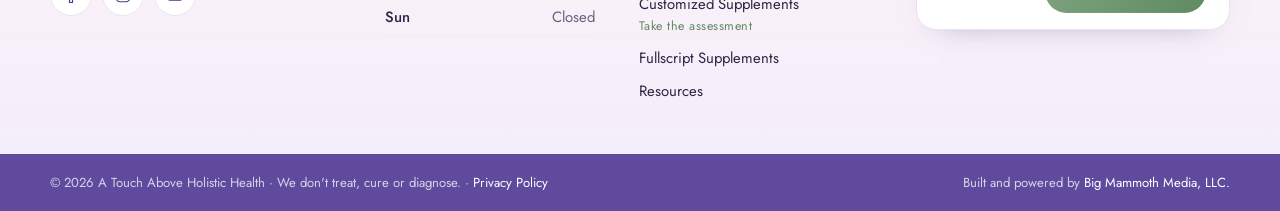
<file: functional-medicine.html>
<!doctype html>
<html lang="en">
<head>
<meta charset="utf-8"><meta name="viewport" content="width=device-width,initial-scale=1">
<title>Functional Medicine | A Touch Above Holistic Health</title>
<meta name="description" content="Root-cause functional medicine in Owasso, OK — comprehensive labs, genetics, personalized nutrition and ongoing support from Kimberly Martin, FNP-C and Tara Safran.">
<link rel="icon" href="data:image/svg+xml,<svg xmlns='http://www.w3.org/2000/svg' viewBox='0 0 24 24'><path d='M12 20s-7-4.4-7-10a4 4 0 0 1 7-2.6A4 4 0 0 1 19 10c0 5.6-7 10-7 10Z' fill='%235b3f99'/></svg>">
<link rel="preconnect" href="https://fonts.googleapis.com"><link rel="preconnect" href="https://fonts.gstatic.com" crossorigin>
<link href="https://fonts.googleapis.com/css2?family=Allura&family=Cormorant+Garamond:ital,wght@0,500;0,600;1,500&family=Jost:wght@300;400;500&display=swap" rel="stylesheet">
<link rel="stylesheet" href="styles.css">
<link rel="stylesheet" href="v3.css">
<link rel="stylesheet" href="v4.css">
<link rel="stylesheet" href="v5.css">
</head>
<body data-page="fm">
<div id="nav"></div>
<header class="subhero" style="background:radial-gradient(800px 500px at 50% 0%,rgba(127,165,127,.35),transparent 70%),radial-gradient(600px 400px at 100% 100%,rgba(185,166,227,.45),transparent 70%),var(--cream)">
  <div class="wrap">
    <div class="crumb reveal"><a href="index.html">Home</a> / <a href="services.html">Services</a> / Functional Medicine</div>
    <span class="eyebrow reveal">Root-Cause · Whole-Person Care</span>
    <h1 class="reveal d1">Functional <span class="g">Medicine</span></h1>
    <div class="diamond"><span></span></div>
    <p class="lead reveal d2" style="margin-inline:auto">Instead of chasing symptoms, we look for the <b style="color:var(--plum)">why</b> behind them — connecting your history, labs, genetics and lifestyle into one clear, personalized plan.</p>
    <div class="pillrow reveal"><span>Prevention</span><span>Support</span><span>Direction</span></div>
    <div class="cta-row reveal" style="justify-content:center;margin-top:10px">
      <a class="btn btn-primary" href="https://blvd.app/@atouchaboveholistichealth/login" target="_blank" rel="noopener">Book a Consultation</a>
      <a class="btn btn-ghost" href="#how">How It Works</a>
    </div>
  </div>
</header>

<section style="background:#fff">
  <div class="wrap">
    <div class="split">
      <div class="reveal">
        <span class="eyebrow">What Is Functional Medicine?</span>
        <h2 style="margin-top:12px">Your body is connected. Your care should be too.</h2>
        <p class="lead" style="margin-top:18px">Functional medicine is an integrated, metabolic approach that looks at the whole person to identify patterns that are out of balance and the root causes behind how you feel.</p>
        <p style="color:var(--muted);margin-top:14px">Our team blends evidence-based medicine with functional and holistic care — and the faith-centered compassion A Touch Above is known for — so you understand what's happening in your body and have practical steps to feel better.</p>
      </div>
      <div class="compare reveal d1" style="margin-top:0">
        <div class="a"><h3>Symptom-focused care</h3><ul class="checks"><li>Asks "what" is wrong</li><li>Short visits</li><li>One-size-fits-all</li><li>Manages symptoms</li></ul></div>
        <div class="b"><h3>Functional medicine</h3><ul class="checks"><li>Asks "why" it's happening</li><li>Time to hear your story</li><li>Personalized to your biology</li><li>Addresses root causes</li></ul></div>
      </div>
    </div>
  </div>
</section>

<section>
  <div class="wrap">
    <div class="center">
      <span class="eyebrow reveal">Who We Help</span>
      <h2 class="reveal">You might benefit if you're dealing with…</h2>
    </div>
    <div class="snip-grid">
      <div class="snip reveal"><div class="ico" data-i="bolt"></div><h3>Fatigue &amp; Low Energy</h3><p>Feeling tired no matter how much you rest, or running on caffeine to get through the day.</p></div>
      <div class="snip reveal d1"><div class="ico" data-i="gut"></div><h3>Digestive Issues</h3><p>Bloating, reflux, irregularity or food sensitivities that never seem to fully resolve.</p></div>
      <div class="snip reveal d2"><div class="ico" data-i="hormone"></div><h3>Hormone Imbalance</h3><p>Cycle changes, menopause symptoms, thyroid concerns, mood or sleep disruption.</p></div>
      <div class="snip reveal"><div class="ico" data-i="bars"></div><h3>Metabolic &amp; Blood Sugar</h3><p>Weight changes, cravings, energy crashes or blood sugar concerns.</p></div>
      <div class="snip reveal d1"><div class="ico" data-i="flame"></div><h3>Inflammation &amp; Pain</h3><p>Chronic aches, joint pain or inflammation that keeps coming back.</p></div>
      <div class="snip reveal d2"><div class="ico" data-i="shield"></div><h3>Prevention &amp; Longevity</h3><p>A family history or simply a desire to be proactive about your long-term health.</p></div>
    </div>
  </div>
</section>

<section id="how" style="background:#fff">
  <div class="wrap">
    <div class="center">
      <span class="eyebrow reveal">How It Works</span>
      <h2 class="reveal">Your path to feeling better</h2>
    </div>
    <div class="steps">
      <div class="step reveal"><h4>Consultation</h4><p>A one-on-one visit to review your symptoms, health history and goals.</p></div>
      <div class="step reveal d1"><h4>Comprehensive Testing</h4><p>Labs that go beyond the basics — plus genetics, GI-MAP, hormones and more when appropriate.</p></div>
      <div class="step reveal d2"><h4>Personalized Plan</h4><p>Nutrition, supplement and lifestyle recommendations built around your results.</p></div>
      <div class="step reveal d3"><h4>Ongoing Support</h4><p>Follow-up visits and labs to track progress and adjust your plan as you heal.</p></div>
    </div>
  </div>
</section>

<section>
  <div class="wrap" style="max-width:960px">
    <div class="center">
      <span class="eyebrow reveal">What's Included</span>
      <h2 class="reveal">Personalized care based on you</h2>
    </div>
    <div class="plist">
      <div class="pitem reveal"><div class="ico" data-i="clip"></div><div><h4>Comprehensive Lab Evaluation</h4><p>We look beyond basic labs to better understand metabolic health, nutrient status, inflammation, blood sugar regulation and other important wellness markers. Already have recent labs? Book a 30-minute Labs Review.</p></div></div>
      <div class="pitem reveal"><div class="ico" data-i="tube"></div><div><h4>Advanced &amp; Specialty Testing</h4><p>When appropriate, testing may include:</p><div class="tags"><span>3X4 Genetics</span><span>GI-MAP</span><span>Hormones</span><span>Environmental Toxins</span><span>Mold</span><span>Nutrient Status</span><span>Metabolic Markers</span></div></div></div>
      <div class="pitem reveal"><div class="ico" data-i="apple"></div><div><h4>Personalized Nutrition &amp; Supplements</h4><p>Recommendations individualized to your history, labs, genetics, medications, lifestyle and goals — with practitioner-grade supplements available through Fullscript.</p></div></div>
      <div class="pitem reveal"><div class="ico" data-i="leaf"></div><div><h4>Lifestyle &amp; Terrain Strategies</h4><p>Practical support for movement, sleep, stress, hydration and environmental exposures — the everyday factors that shape how you feel.</p></div></div>
      <div class="pitem reveal"><div class="ico" data-i="bars"></div><div><h4>Ongoing Monitoring</h4><p>Follow-ups let us measure progress and adjust your plan as your needs change.</p></div></div>
    </div>

    <div class="coming reveal">
      <div class="ico" data-i="star"></div>
      <div><h4>Functional Medicine Packages — Coming Soon</h4><p>We're finalizing bundled care packages to make your plan simpler and more affordable. Book a consultation today and we'll recommend the right level of support for you. Ask about flexible financing through Cherry.</p></div>
    </div>
  </div>
</section>

<section style="background:#fff">
  <div class="wrap">
    <div class="center">
      <span class="eyebrow reveal">Sessions</span>
      <h2 class="reveal">Ways to get started</h2>
    </div>
    <div class="snip-grid">
      <a class="snip reveal" href="https://blvd.app/@atouchaboveholistichealth/login" target="_blank" rel="noopener"><div class="ico" data-i="clip"></div><h3>Consultation</h3><p>Initial assessment of your symptoms, goals and history to create your custom wellness plan.</p><span class="more-link">Book now <svg viewBox="0 0 24 24" fill="none" stroke="currentColor" stroke-width="2"><path d="M5 12h14M13 6l6 6-6 6"/></svg></span></a>
      <a class="snip reveal d1" href="https://blvd.app/@atouchaboveholistichealth/login" target="_blank" rel="noopener"><div class="ico" data-i="sprout"></div><h3>Holistic Health Session</h3><p>New client 90 or 120 minutes; follow-ups 60, 90 or 120 minutes.</p><span class="more-link">Book now <svg viewBox="0 0 24 24" fill="none" stroke="currentColor" stroke-width="2"><path d="M5 12h14M13 6l6 6-6 6"/></svg></span></a>
      <a class="snip reveal d2" href="https://blvd.app/@atouchaboveholistichealth/login" target="_blank" rel="noopener"><div class="ico" data-i="tube"></div><h3>Labs Reviewed</h3><p>A focused 30-minute review of your results and metabolic health plan.</p><span class="more-link">Book now <svg viewBox="0 0 24 24" fill="none" stroke="currentColor" stroke-width="2"><path d="M5 12h14M13 6l6 6-6 6"/></svg></span></a>
      <a class="snip reveal" href="https://blvd.app/@atouchaboveholistichealth/login" target="_blank" rel="noopener"><div class="ico" data-i="dna"></div><h3>3X4 Genetics</h3><p>Test kit plus a 60-minute review, or a review of your existing report.</p><span class="more-link">Book now <svg viewBox="0 0 24 24" fill="none" stroke="currentColor" stroke-width="2"><path d="M5 12h14M13 6l6 6-6 6"/></svg></span></a>
      <a class="snip reveal d1" href="https://blvd.app/@atouchaboveholistichealth/login" target="_blank" rel="noopener"><div class="ico" data-i="star"></div><h3>Elevated Healing with Tara</h3><p>A premium one-on-one session combining multiple modalities, 60 or 120 minutes.</p><span class="more-link">Book now <svg viewBox="0 0 24 24" fill="none" stroke="currentColor" stroke-width="2"><path d="M5 12h14M13 6l6 6-6 6"/></svg></span></a>
      <a class="snip reveal d2" href="https://blvd.app/@atouchaboveholistichealth/login" target="_blank" rel="noopener"><div class="ico" data-i="heart"></div><h3>Bio Frequency Scan</h3><p>Non-invasive energetic scan with personalized remedies — in person or virtual.</p><span class="more-link">Book now <svg viewBox="0 0 24 24" fill="none" stroke="currentColor" stroke-width="2"><path d="M5 12h14M13 6l6 6-6 6"/></svg></span></a>
    </div>
  </div>
</section>

<section>
  <div class="wrap">
    <div class="split">
      <div class="reveal" style="display:flex;gap:24px;justify-content:center;flex-wrap:wrap">
        <a href="team.html#kim" style="text-decoration:none;text-align:center"><div class="avatar" style="width:180px;height:180px"><img src="img/kim.webp" alt="Kimberly Martin" style="object-position:top"></div><b style="font-family:var(--serif);font-size:1.3rem;color:var(--plum)">Kimberly Martin</b><div class="cred" style="margin:2px 0 0">N.P., APRN, FNP-C</div></a>
        <a href="team.html#tara" style="text-decoration:none;text-align:center"><div class="avatar" style="width:180px;height:180px"><img src="img/tara.webp" alt="Tara Safran" style="object-position:top"></div><b style="font-family:var(--serif);font-size:1.3rem;color:var(--plum)">Tara Safran</b><div class="cred" style="margin:2px 0 0">B.C.D.F.M., A.I.M.O.S., C.H.H.P., N.C.B.T.M.B.</div></a>
      </div>
      <div class="reveal d1">
        <span class="eyebrow">Your Functional Medicine Team</span>
        <h2 style="margin-top:12px">Clinical expertise, personal heart</h2>
        <p style="color:var(--muted);margin-top:14px">Kim brings 16+ years as a nurse practitioner and advanced training through the Metabolic Terrain Institute of Health. Tara brings 30+ years of faith-based, hands-on healing. Together they connect conventional care with nutrition, lifestyle and metabolic health.</p>
        <a class="btn btn-ghost" href="team.html" style="margin-top:20px">Meet the Team</a>
      </div>
    </div>
  </div>
</section>

<section style="padding-top:0">
  <div class="wrap">
    <div class="banner reveal">
      <span class="eyebrow" style="color:var(--gold-2)">Ready to find your answers?</span>
      <h2 style="margin-top:12px">Book your Functional Medicine Consultation</h2>
      <p>In-person in Owasso. New clients and follow-ups welcome.</p>
      <div class="cta-row">
        <a class="btn btn-gold" href="https://blvd.app/@atouchaboveholistichealth/login" target="_blank" rel="noopener">Book Now</a>
        <a class="btn btn-light" href="tel:9189987656">Call 918-998-7656</a>
      </div>
    </div>
    <p class="disclaimer">We don't treat, cure or diagnose. Our services complement — never replace — care from your physician.</p>
  </div>
</section>

<div id="footer"></div>
<script src="main.js"></script>
</body>
</html>
</file>
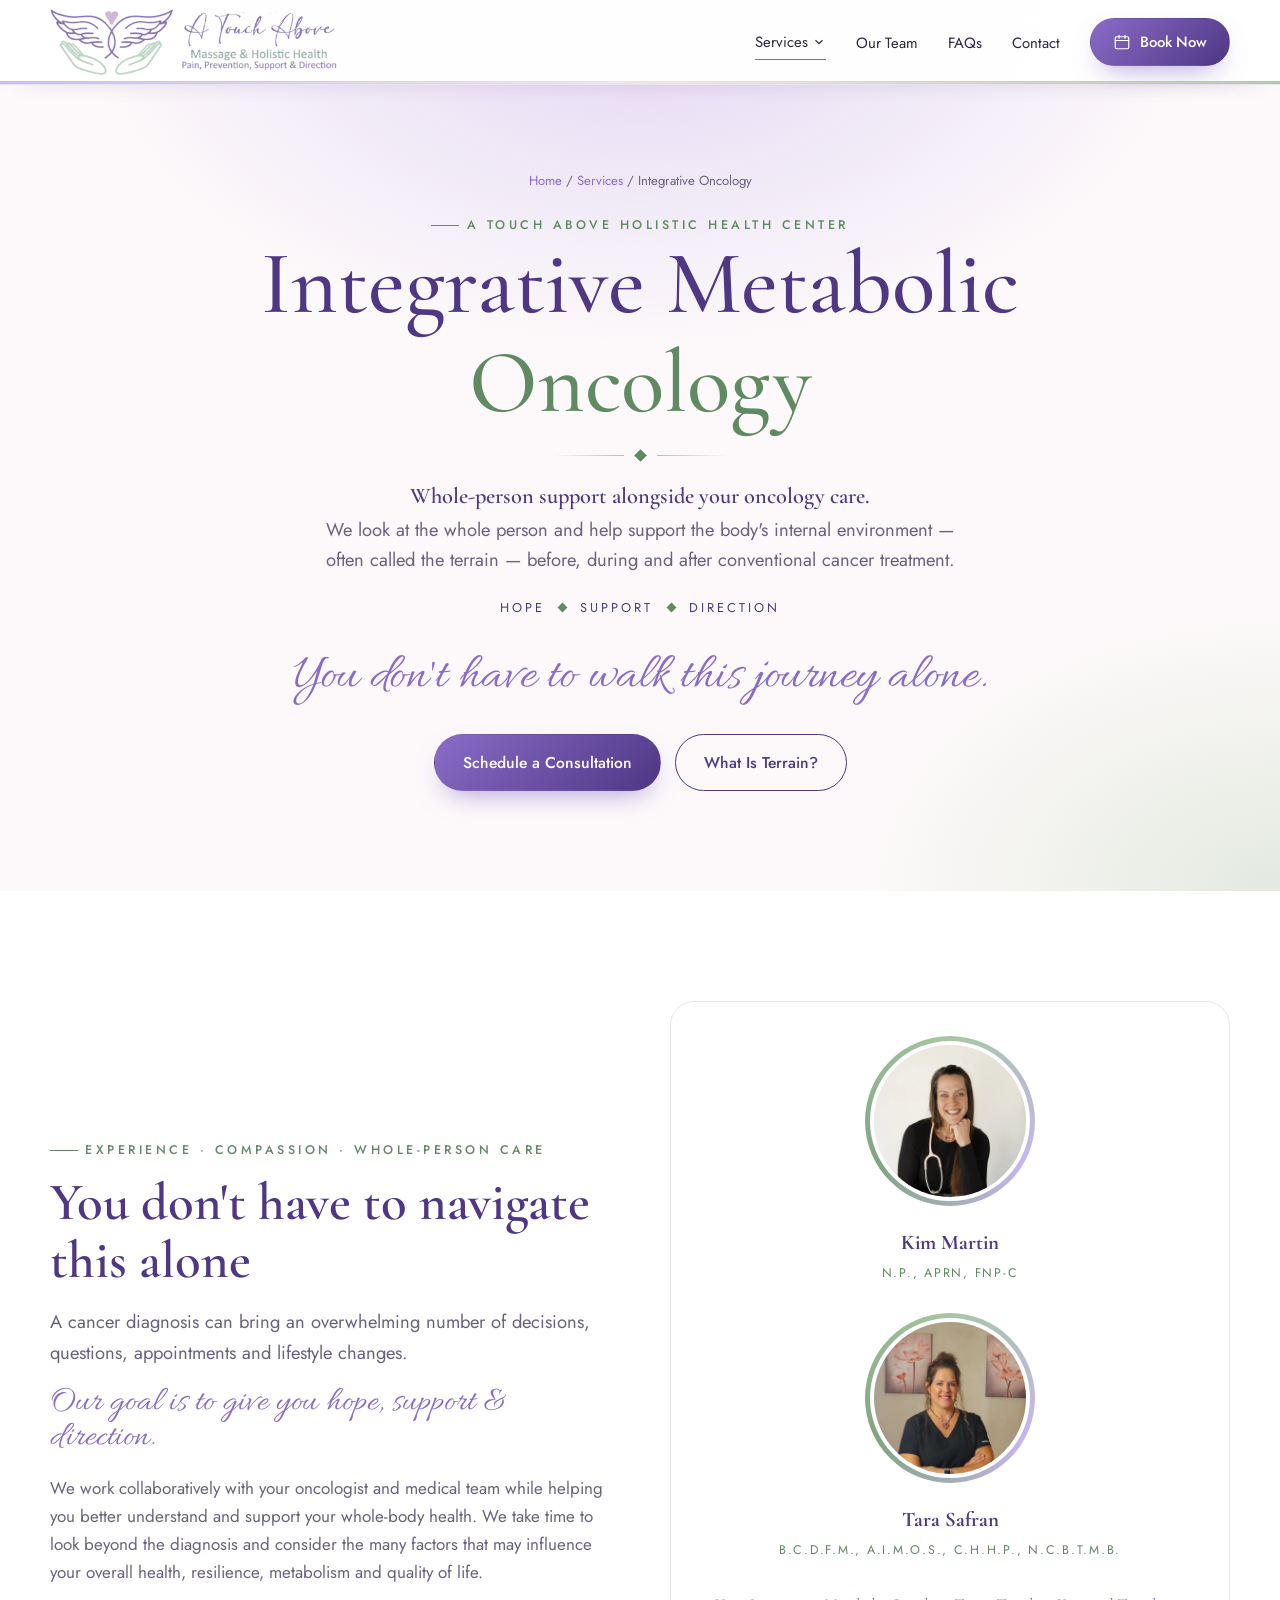
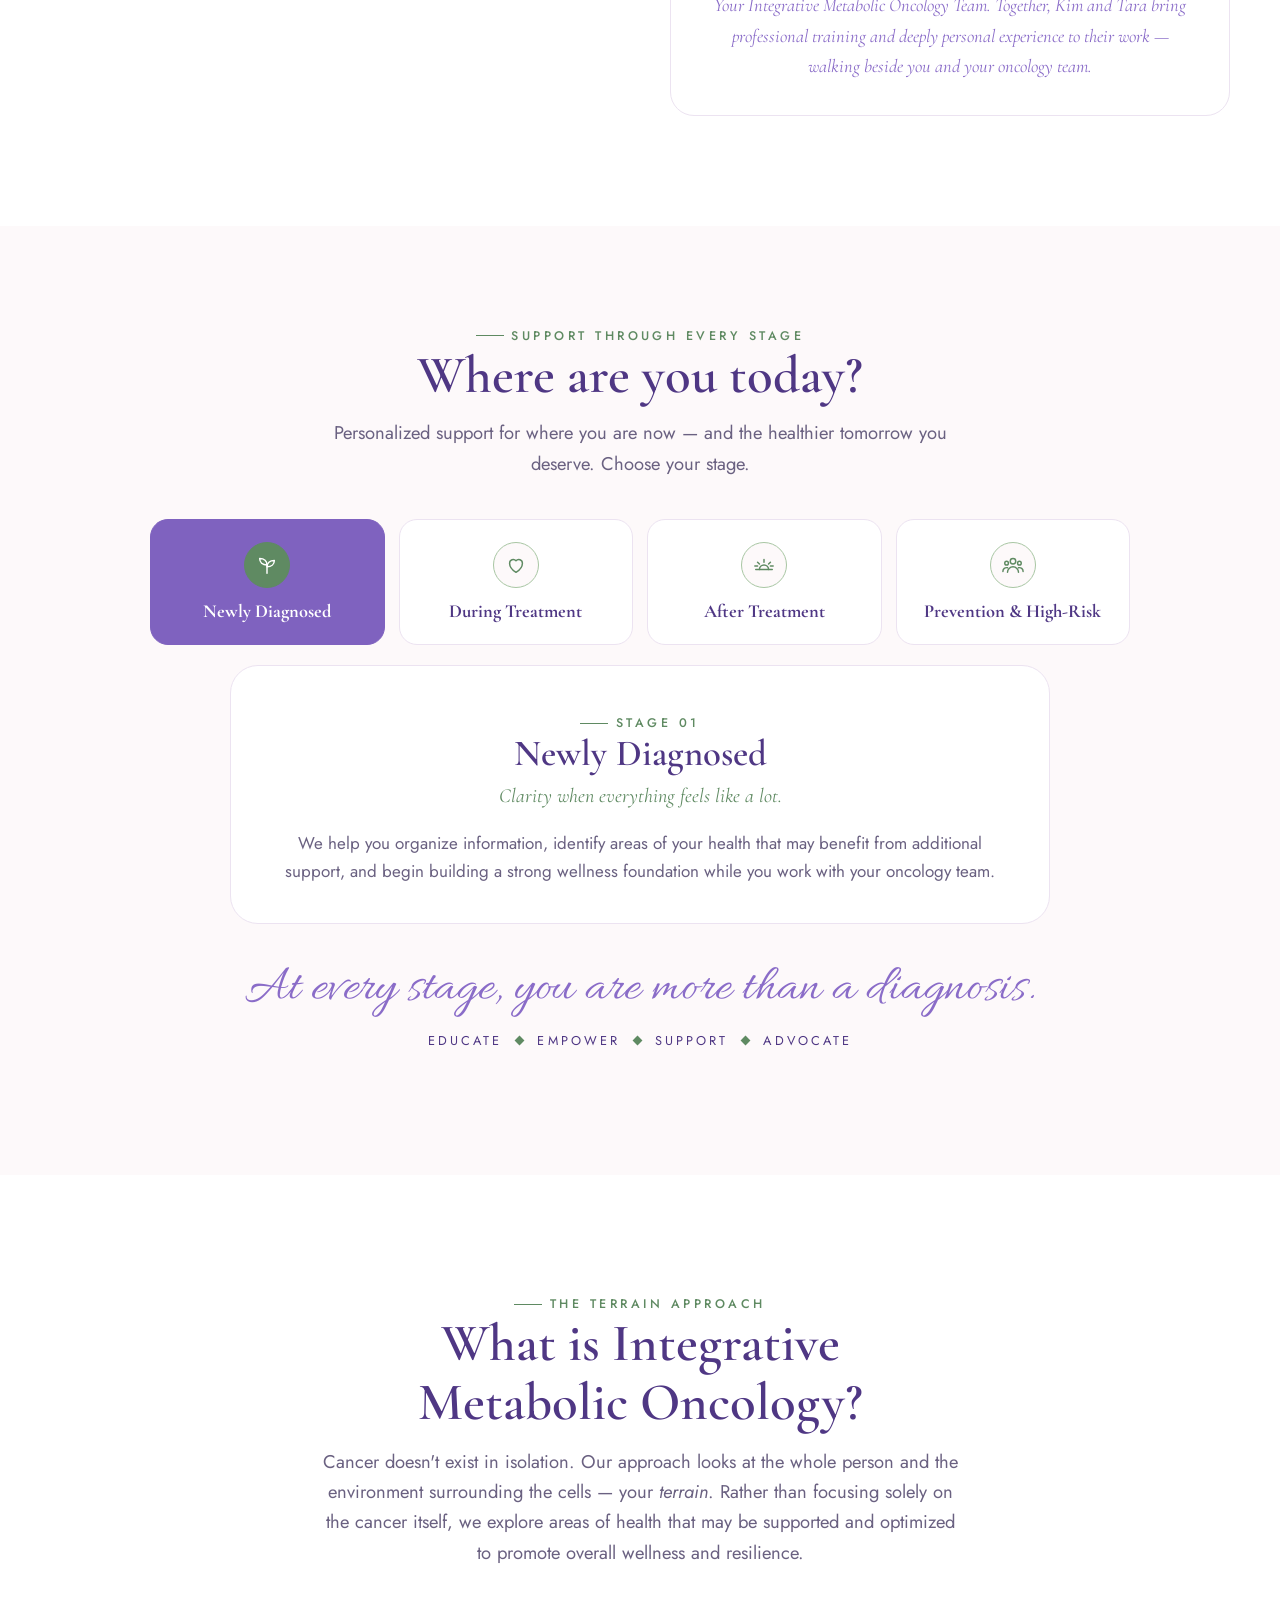
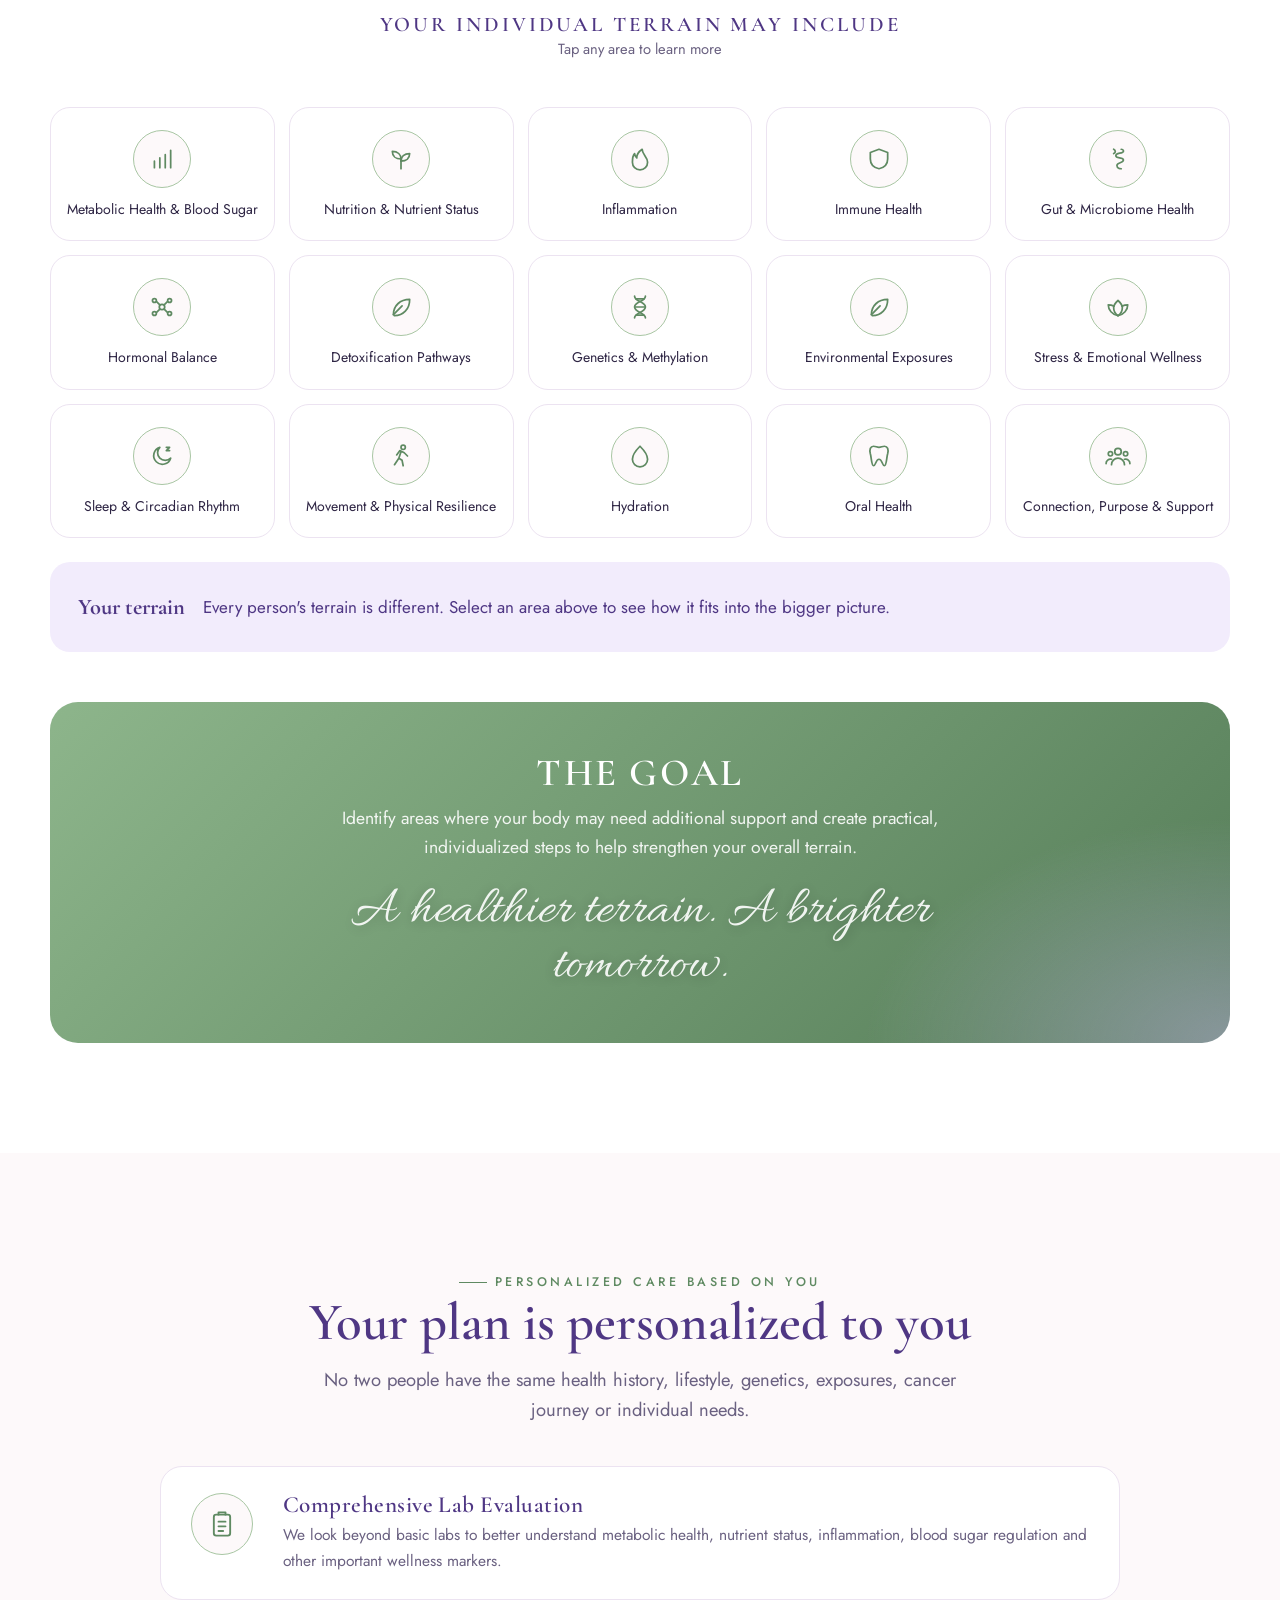
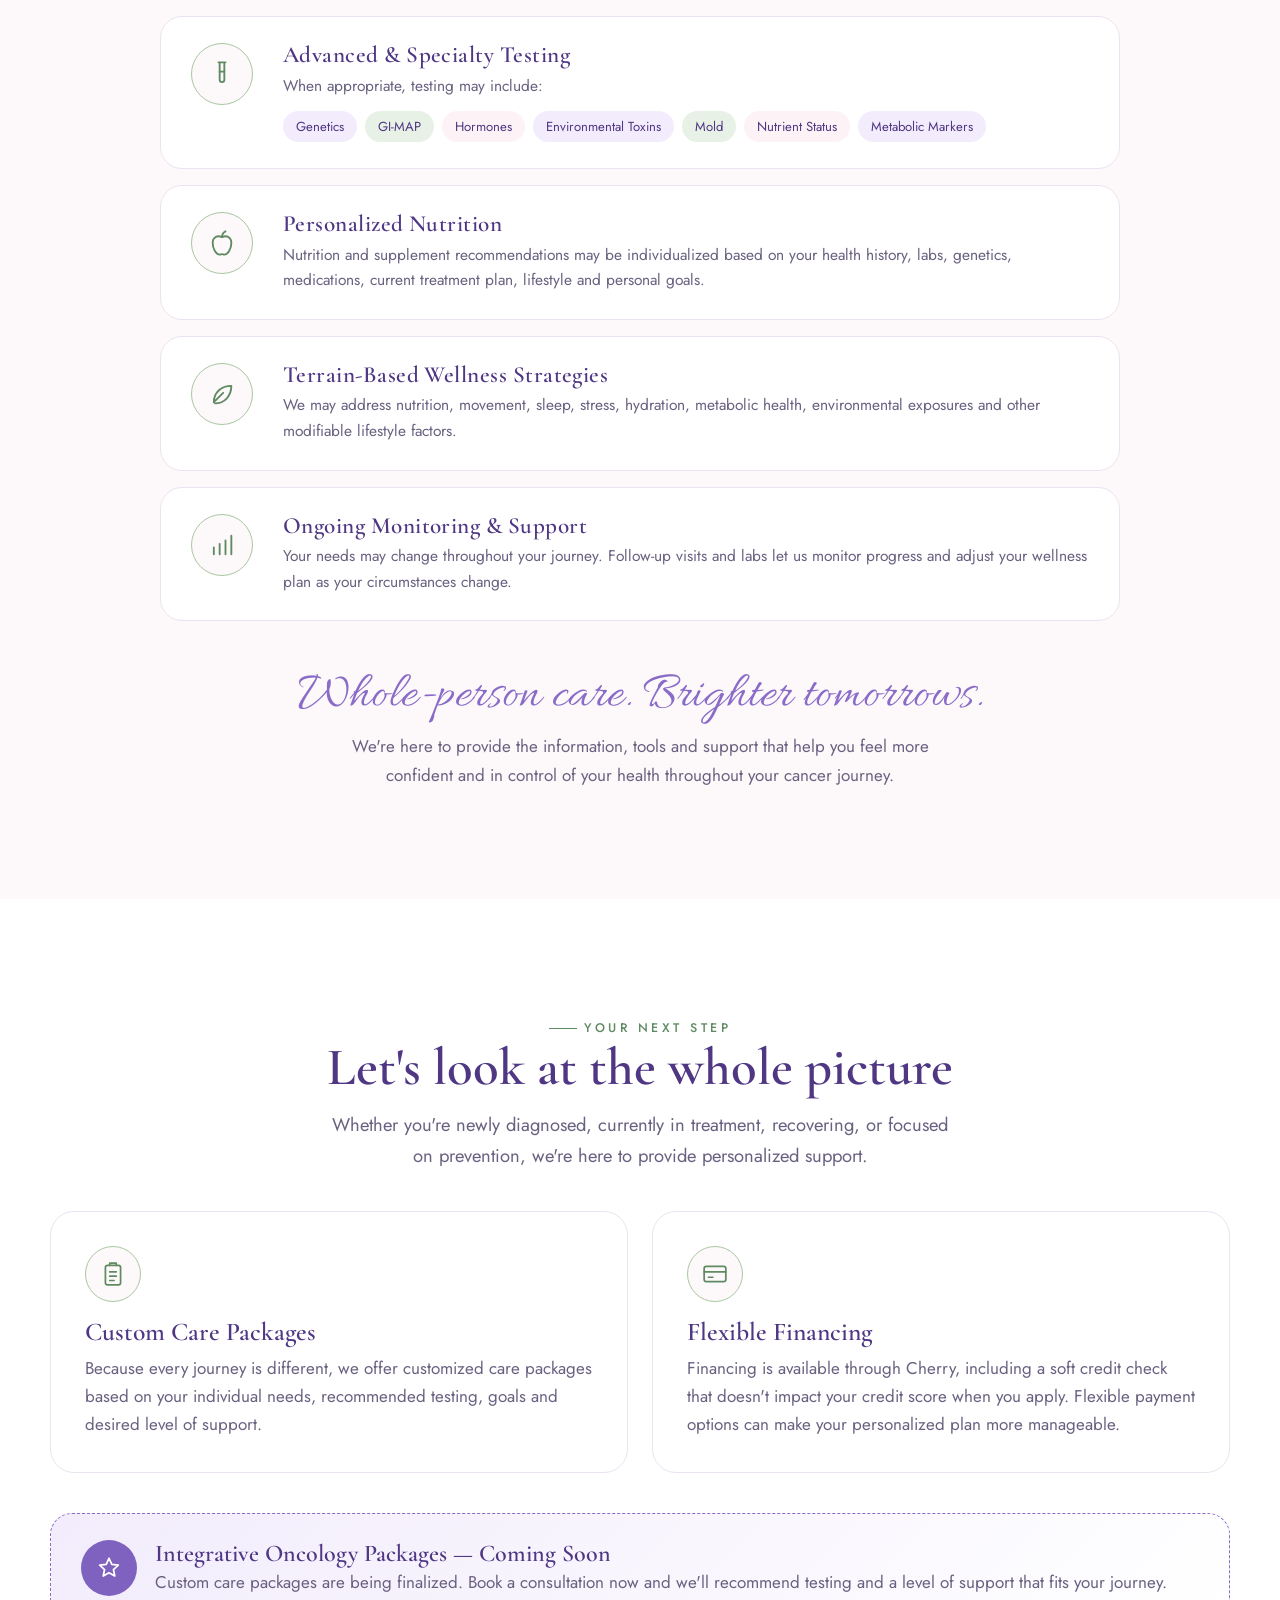
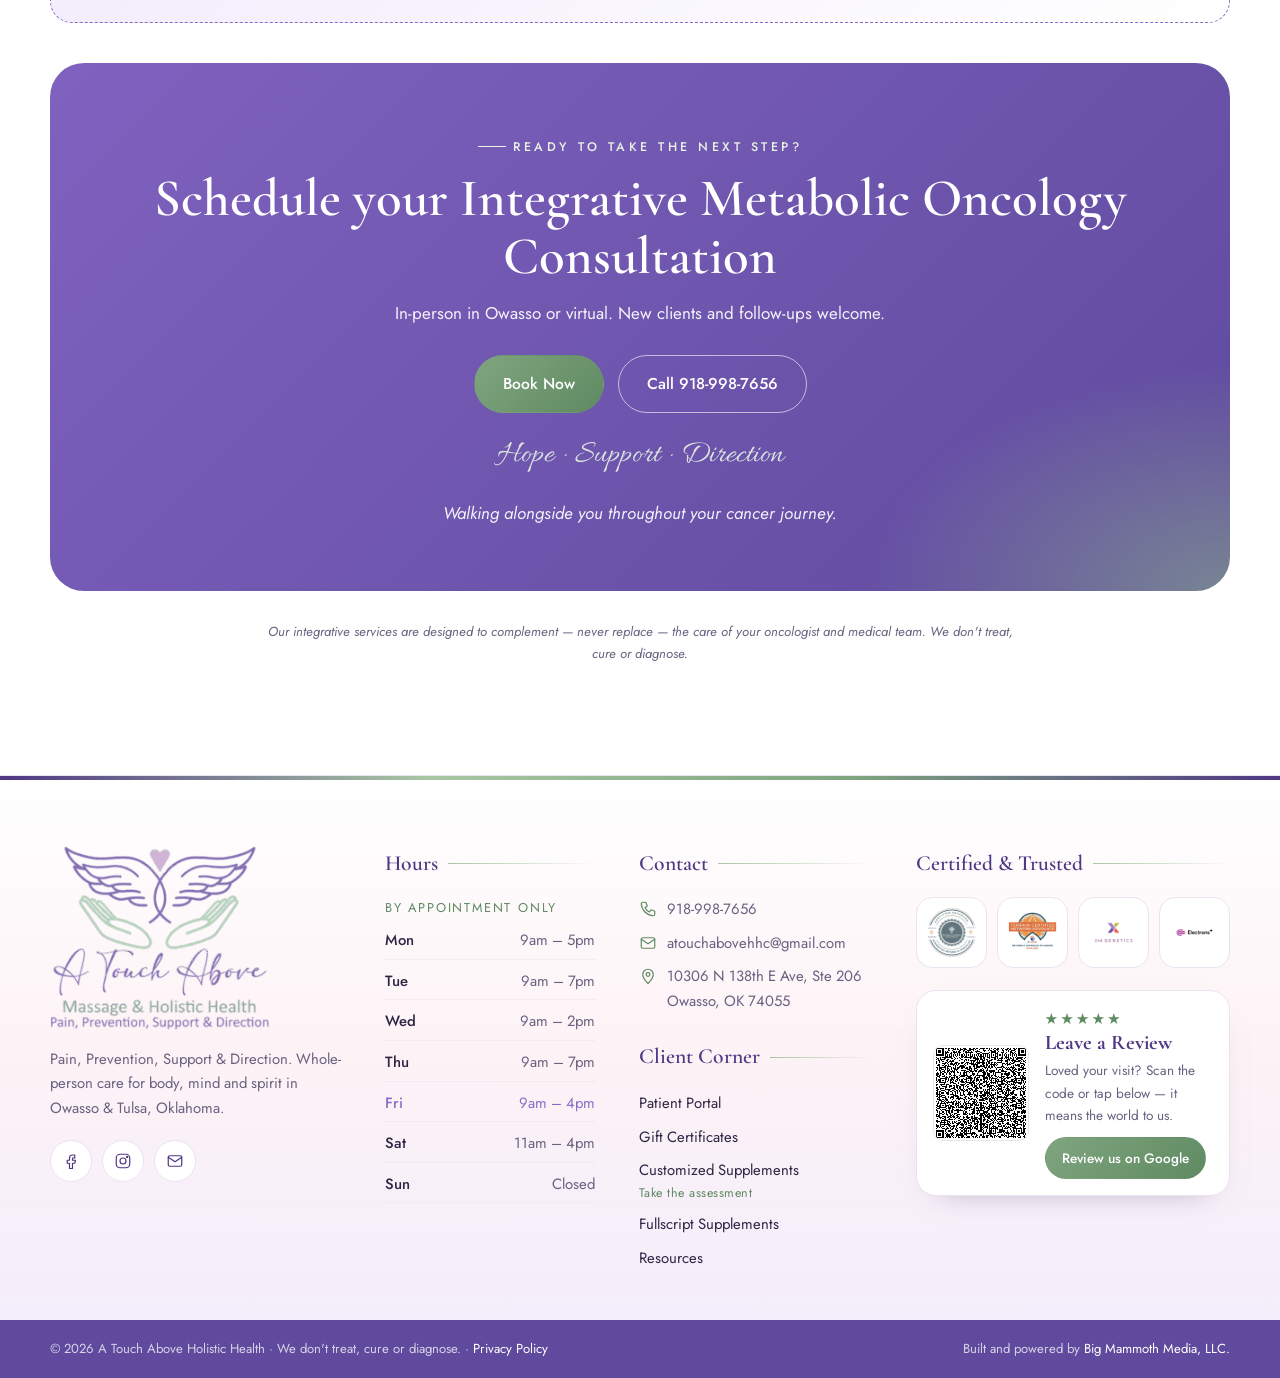
<file: oncology.html>
<!doctype html>
<html lang="en">
<head>
<meta charset="utf-8"><meta name="viewport" content="width=device-width,initial-scale=1">
<title>Integrative Metabolic Oncology | A Touch Above Holistic Health</title>
<meta name="description" content="Whole-person support alongside your oncology care in Owasso, OK — before, during and after treatment, and for prevention.">
<link rel="icon" href="data:image/svg+xml,<svg xmlns='http://www.w3.org/2000/svg' viewBox='0 0 24 24'><path d='M12 20s-7-4.4-7-10a4 4 0 0 1 7-2.6A4 4 0 0 1 19 10c0 5.6-7 10-7 10Z' fill='%235b3f99'/></svg>">
<link rel="preconnect" href="https://fonts.googleapis.com"><link rel="preconnect" href="https://fonts.gstatic.com" crossorigin>
<link href="https://fonts.googleapis.com/css2?family=Allura&family=Cormorant+Garamond:ital,wght@0,500;0,600;1,500&family=Jost:wght@300;400;500&display=swap" rel="stylesheet">
<link rel="stylesheet" href="styles.css">
<link rel="stylesheet" href="v3.css">
<link rel="stylesheet" href="v4.css">
<link rel="stylesheet" href="v5.css">
</head>
<body data-page="onc">
<div id="nav"></div>

<header class="subhero">
  <div class="wrap">
    <div class="crumb reveal"><a href="index.html">Home</a> / <a href="services.html">Services</a> / Integrative Oncology</div>
    <span class="eyebrow reveal">A Touch Above Holistic Health Center</span>
    <h1 class="reveal d1">Integrative Metabolic <span class="g">Oncology</span></h1>
    <div class="diamond"><span></span></div>
    <p class="lead reveal d2" style="margin-inline:auto"><b style="color:var(--plum);font-family:var(--serif);font-size:1.4rem;font-weight:600">Whole-person support alongside your oncology care.</b><br>We look at the whole person and help support the body's internal environment — often called the terrain — before, during and after conventional cancer treatment.</p>
    <div class="pillrow reveal"><span>Hope</span><span>Support</span><span>Direction</span></div>
    <p class="script reveal">You don't have to walk this journey alone.</p>
    <div class="cta-row reveal" style="justify-content:center;margin-top:30px">
      <a class="btn btn-primary" href="#next">Schedule a Consultation</a>
      <a class="btn btn-ghost" href="#terrain">What Is Terrain?</a>
    </div>
  </div>
</header>

<section style="background:#fff">
  <div class="wrap split">
    <div class="reveal">
      <span class="eyebrow">Experience · Compassion · Whole-Person Care</span>
      <h2 style="margin-top:12px">You don't have to navigate this alone</h2>
      <p class="lead" style="margin-top:18px">A cancer diagnosis can bring an overwhelming number of decisions, questions, appointments and lifestyle changes.</p>
      <p class="script" style="font-size:2.2rem;margin:18px 0">Our goal is to give you hope, support &amp; direction.</p>
      <p style="color:var(--muted)">We work collaboratively with your oncologist and medical team while helping you better understand and support your whole-body health. We take time to look beyond the diagnosis and consider the many factors that may influence your overall health, resilience, metabolism and quality of life.</p>
    </div>
    <div class="reveal d1">
      <div class="card" style="display:flex;gap:30px;justify-content:center;flex-wrap:wrap;text-align:center">
        <div><div class="avatar" style="width:170px;height:170px"><img src="img/kim.webp" alt="Kimberly Martin" style="object-position:top"></div><b style="font-family:var(--serif);font-size:1.3rem;color:var(--plum)">Kim Martin</b><div class="cred" style="margin:2px 0 0">N.P., APRN, FNP-C</div></div>
        <div><div class="avatar" style="width:170px;height:170px"><img src="img/tara.webp" alt="Tara Safran" style="object-position:top"></div><b style="font-family:var(--serif);font-size:1.3rem;color:var(--plum)">Tara Safran</b><div class="cred" style="margin:2px 0 0">B.C.D.F.M., A.I.M.O.S., C.H.H.P., N.C.B.T.M.B.</div></div>
        <p style="font-style:italic;font-family:var(--serif);font-size:1.15rem;color:var(--plum-2)">Your Integrative Metabolic Oncology Team. Together, Kim and Tara bring professional training and deeply personal experience to their work — walking beside you and your oncology team.</p>
      </div>
    </div>
  </div>
</section>

<section class="onc-journey">
  <div class="wrap" data-tabs>
    <div class="center">
      <span class="eyebrow reveal">Support Through Every Stage</span>
      <h2 class="reveal">Where are you today?</h2>
      <p class="lead reveal" style="margin-top:14px">Personalized support for where you are now — and the healthier tomorrow you deserve. Choose your stage.</p>
    </div>
    <div class="journey">
      <div class="jsteps reveal">
        <button class="jstep active" data-t="s1"><span class="ico" data-i="sprout"></span><b>Newly Diagnosed</b></button>
        <button class="jstep" data-t="s2"><span class="ico" data-i="heart"></span><b>During Treatment</b></button>
        <button class="jstep" data-t="s3"><span class="ico" data-i="sun"></span><b>After Treatment</b></button>
        <button class="jstep" data-t="s4"><span class="ico" data-i="people"></span><b>Prevention &amp; High-Risk</b></button>
      </div>
      <div class="reveal d1">
        <div class="jpanel active" data-p="s1"><span class="eyebrow">Stage 01</span><h3>Newly Diagnosed</h3><p class="sub">Clarity when everything feels like a lot.</p><p>We help you organize information, identify areas of your health that may benefit from additional support, and begin building a strong wellness foundation while you work with your oncology team.</p></div>
        <div class="jpanel" data-p="s2"><span class="eyebrow">Stage 02</span><h3>During Treatment</h3><p class="sub">Strength for the road you're on.</p><p>We work collaboratively with your oncology team while supporting your nutrition, metabolic health, overall wellness, strength, resilience and quality of life.</p></div>
        <div class="jpanel" data-p="s3"><span class="eyebrow">Stage 03</span><h3>After Treatment</h3><p class="sub">Your support doesn't have to end when treatment ends.</p><p>We can help you focus on rebuilding, restoring, monitoring important health markers and developing sustainable lifestyle habits for long-term wellness.</p></div>
        <div class="jpanel" data-p="s4"><span class="eyebrow">Stage 04</span><h3>Prevention &amp; High-Risk Support</h3><p class="sub">You don't need an active diagnosis to be proactive.</p><p>Our services may also be appropriate for individuals with:</p>
          <ul class="checks"><li>Family history of cancer</li><li>Genetic concerns</li><li>Previous cancer diagnosis</li><li>Metabolic concerns</li><li>Environmental exposures</li><li>A desire to be proactive about long-term health</li></ul></div>
      </div>
    </div>
    <p class="script center reveal stage-line">At every stage, you are more than a diagnosis.</p>
    <div class="pillrow reveal" style="margin-top:14px"><span>Educate</span><span>Empower</span><span>Support</span><span>Advocate</span></div>
  </div>
</section>

<section id="terrain" style="background:#fff">
  <div class="wrap">
    <div class="center">
      <span class="eyebrow reveal">The Terrain Approach</span>
      <h2 class="reveal">What is Integrative<br>Metabolic Oncology?</h2>
      <p class="lead reveal" style="margin-top:16px">Cancer doesn't exist in isolation. Our approach looks at the whole person and the environment surrounding the cells — your <em>terrain</em>. Rather than focusing solely on the cancer itself, we explore areas of health that may be supported and optimized to promote overall wellness and resilience.</p>
      <h3 class="reveal" style="margin-top:46px;font-size:1.3rem;letter-spacing:.14em;text-transform:uppercase">Your individual terrain may include</h3>
      <p class="reveal" style="color:var(--muted);font-size:.92rem">Tap any area to learn more</p>
    </div>
    <div class="terrain reveal">
      <button class="tile" data-info="How your body manages glucose and energy — a key piece of the metabolic picture."><div class="ico" data-i="bars"></div><span>Metabolic Health &amp; Blood Sugar</span></button>
      <button class="tile" data-info="Making sure your body has the vitamins, minerals and nourishment it needs to stay strong."><div class="ico" data-i="sprout"></div><span>Nutrition &amp; Nutrient Status</span></button>
      <button class="tile" data-info="Identifying and calming sources of chronic inflammation throughout the body."><div class="ico" data-i="flame"></div><span>Inflammation</span></button>
      <button class="tile" data-info="Supporting the body's natural defenses so they can do their job well."><div class="ico" data-i="shield"></div><span>Immune Health</span></button>
      <button class="tile" data-info="Your digestive system and microbiome influence immunity, mood and nutrient absorption."><div class="ico" data-i="gut"></div><span>Gut &amp; Microbiome Health</span></button>
      <button class="tile" data-info="Looking at hormone patterns that can affect energy, mood, sleep and overall balance."><div class="ico" data-i="hormone"></div><span>Hormonal Balance</span></button>
      <button class="tile" data-info="Helping the liver, lymph and other pathways clear what the body no longer needs."><div class="ico" data-i="leaf"></div><span>Detoxification Pathways</span></button>
      <button class="tile" data-info="Understanding how your unique genes may shape your needs and risk factors."><div class="ico" data-i="dna"></div><span>Genetics &amp; Methylation</span></button>
      <button class="tile" data-info="Considering everyday exposures — mold, toxins and more — that can add to your body's load."><div class="ico" data-i="leaf"></div><span>Environmental Exposures</span></button>
      <button class="tile" data-info="Stress shows up in the body. Emotional wellbeing is part of healing, not separate from it."><div class="ico" data-i="lotus"></div><span>Stress &amp; Emotional Wellness</span></button>
      <button class="tile" data-info="Restorative sleep and healthy daily rhythms give the body time to repair."><div class="ico" data-i="moon"></div><span>Sleep &amp; Circadian Rhythm</span></button>
      <button class="tile" data-info="Building strength, stamina and mobility at a pace that's right for you."><div class="ico" data-i="run"></div><span>Movement &amp; Physical Resilience</span></button>
      <button class="tile" data-info="Simple but essential — proper hydration supports every system in the body."><div class="ico" data-i="drop"></div><span>Hydration</span></button>
      <button class="tile" data-info="The health of your mouth is closely connected to the health of the rest of your body."><div class="ico" data-i="tooth"></div><span>Oral Health</span></button>
      <button class="tile" data-info="Community, meaning and support are powerful parts of whole-person care."><div class="ico" data-i="people"></div><span>Connection, Purpose &amp; Support</span></button>
    </div>
    <div class="tinfo reveal"><b>Your terrain</b><p>Every person's terrain is different. Select an area above to see how it fits into the bigger picture.</p></div>
    <div class="goal reveal">
      <h3>The Goal</h3>
      <p>Identify areas where your body may need additional support and create practical, individualized steps to help strengthen your overall terrain.</p>
      <p class="script goal-script">A healthier terrain. A brighter tomorrow.</p>
    </div>
  </div>
</section>

<section>
  <div class="wrap" style="max-width:960px">
    <div class="center">
      <span class="eyebrow reveal">Personalized Care Based on You</span>
      <h2 class="reveal">Your plan is personalized to you</h2>
      <p class="lead reveal" style="margin-top:14px">No two people have the same health history, lifestyle, genetics, exposures, cancer journey or individual needs.</p>
    </div>
    <div class="plist">
      <div class="pitem reveal"><div class="ico" data-i="clip"></div><div><h4>Comprehensive Lab Evaluation</h4><p>We look beyond basic labs to better understand metabolic health, nutrient status, inflammation, blood sugar regulation and other important wellness markers.</p></div></div>
      <div class="pitem reveal"><div class="ico" data-i="tube"></div><div><h4>Advanced &amp; Specialty Testing</h4><p>When appropriate, testing may include:</p><div class="tags"><span>Genetics</span><span>GI-MAP</span><span>Hormones</span><span>Environmental Toxins</span><span>Mold</span><span>Nutrient Status</span><span>Metabolic Markers</span></div></div></div>
      <div class="pitem reveal"><div class="ico" data-i="apple"></div><div><h4>Personalized Nutrition</h4><p>Nutrition and supplement recommendations may be individualized based on your health history, labs, genetics, medications, current treatment plan, lifestyle and personal goals.</p></div></div>
      <div class="pitem reveal"><div class="ico" data-i="leaf"></div><div><h4>Terrain-Based Wellness Strategies</h4><p>We may address nutrition, movement, sleep, stress, hydration, metabolic health, environmental exposures and other modifiable lifestyle factors.</p></div></div>
      <div class="pitem reveal"><div class="ico" data-i="bars"></div><div><h4>Ongoing Monitoring &amp; Support</h4><p>Your needs may change throughout your journey. Follow-up visits and labs let us monitor progress and adjust your wellness plan as your circumstances change.</p></div></div>
    </div>
    <p class="script center reveal" style="margin-top:50px">Whole-person care. Brighter tomorrows.</p>
    <p class="center reveal" style="color:var(--muted);max-width:600px;margin:10px auto 0">We're here to provide the information, tools and support that help you feel more confident and in control of your health throughout your cancer journey.</p>
  </div>
</section>

<section id="next" style="background:#fff">
  <div class="wrap">
    <div class="center">
      <span class="eyebrow reveal">Your Next Step</span>
      <h2 class="reveal">Let's look at the whole picture</h2>
      <p class="lead reveal" style="margin-top:14px">Whether you're newly diagnosed, currently in treatment, recovering, or focused on prevention, we're here to provide personalized support.</p>
    </div>
    <div class="cards2">
      <div class="card reveal"><div class="ico" data-i="clip"></div><h3>Custom Care Packages</h3><p>Because every journey is different, we offer customized care packages based on your individual needs, recommended testing, goals and desired level of support.</p></div>
      <div class="card reveal d1"><div class="ico" data-i="card"></div><h3>Flexible Financing</h3><p>Financing is available through Cherry, including a soft credit check that doesn't impact your credit score when you apply. Flexible payment options can make your personalized plan more manageable.</p></div>
    </div>
    <div class="coming reveal">
      <div class="ico" data-i="star"></div>
      <div><h4>Integrative Oncology Packages — Coming Soon</h4><p>Custom care packages are being finalized. Book a consultation now and we'll recommend testing and a level of support that fits your journey.</p></div>
    </div>
    <div class="banner reveal" style="margin-top:40px">
      <span class="eyebrow" style="color:var(--gold-2)">Ready to take the next step?</span>
      <h2 style="margin-top:12px">Schedule your Integrative Metabolic Oncology Consultation</h2>
      <p>In-person in Owasso or virtual. New clients and follow-ups welcome.</p>
      <div class="cta-row">
        <a class="btn btn-gold" href="https://blvd.app/@atouchaboveholistichealth/login" target="_blank" rel="noopener">Book Now</a>
        <a class="btn btn-light" href="tel:9189987656">Call 918-998-7656</a>
      </div>
      <p class="script" style="margin-top:26px;font-size:2rem">Hope · Support · Direction</p>
      <p style="margin:0 auto;font-style:italic">Walking alongside you throughout your cancer journey.</p>
    </div>
    <p class="disclaimer">Our integrative services are designed to complement — never replace — the care of your oncologist and medical team. We don't treat, cure or diagnose.</p>
  </div>
</section>

<div id="footer"></div>
<script src="main.js"></script>
</body>
</html>
</file>
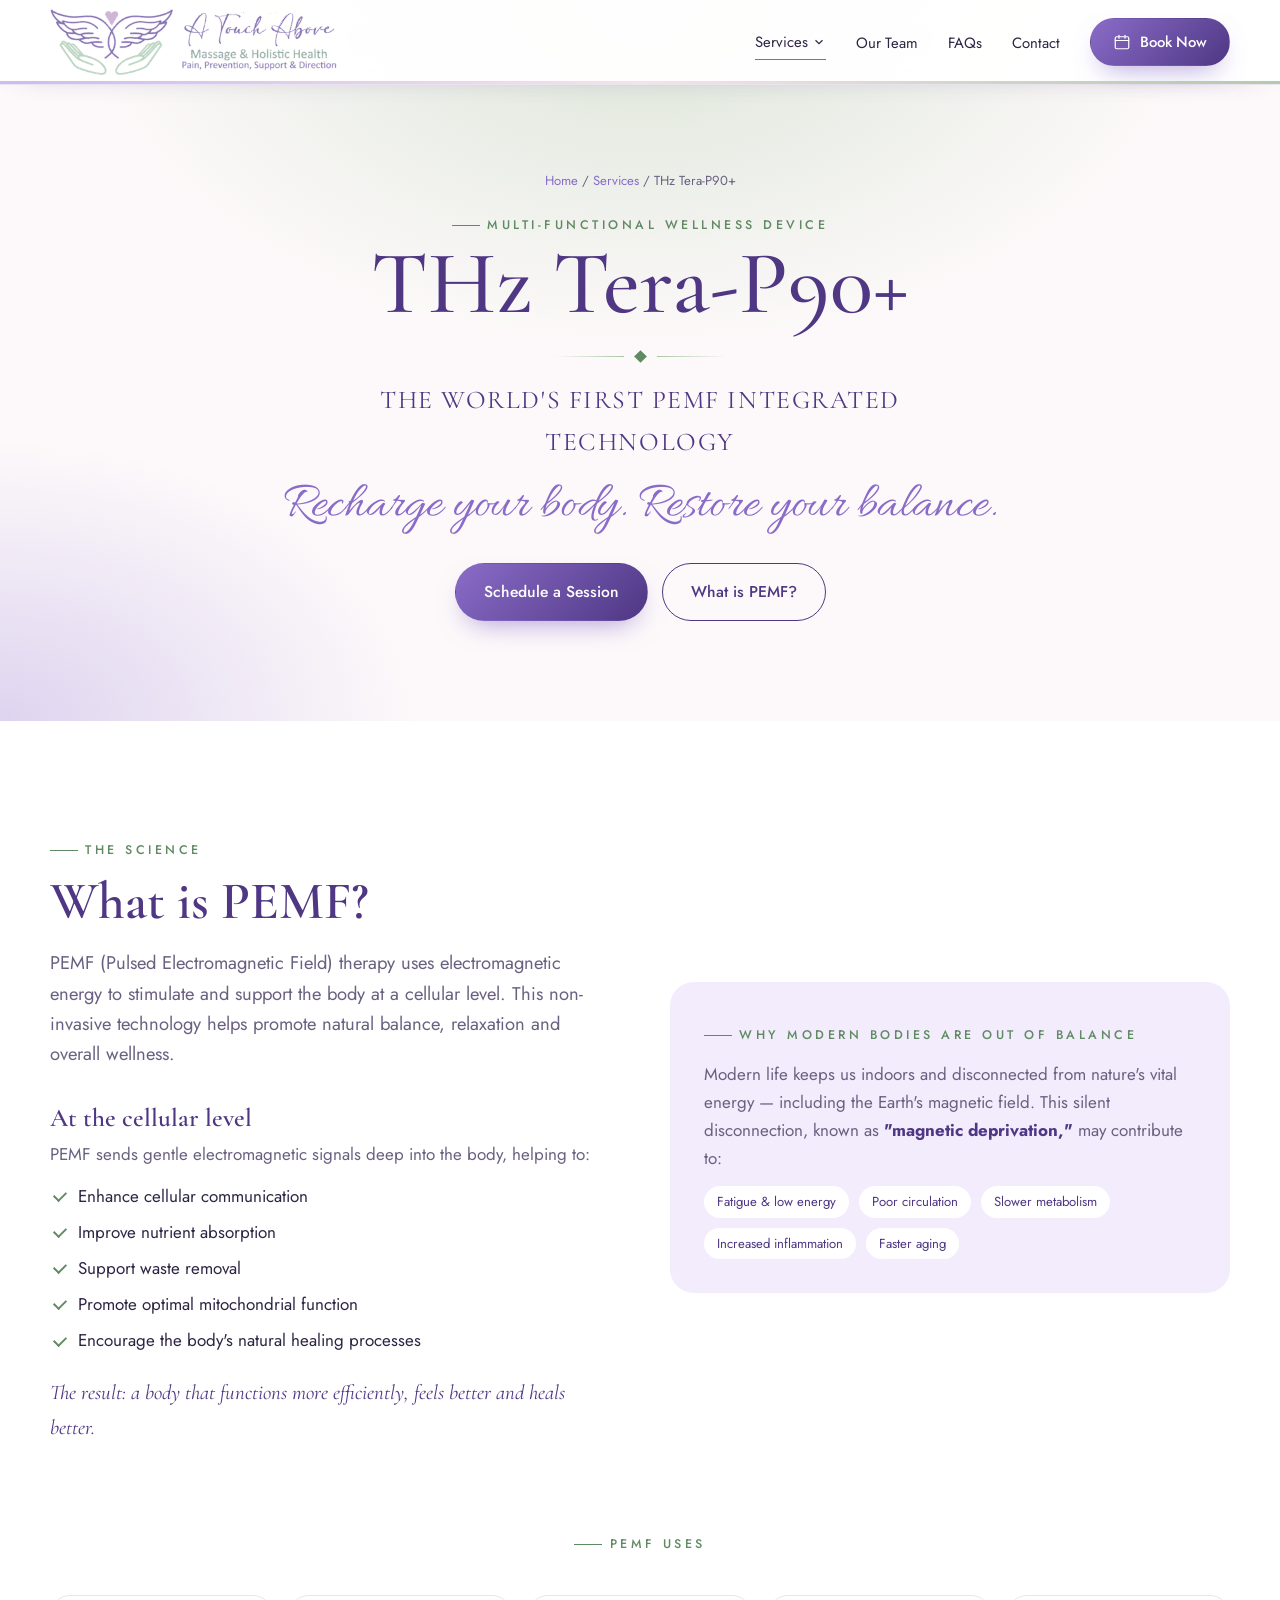
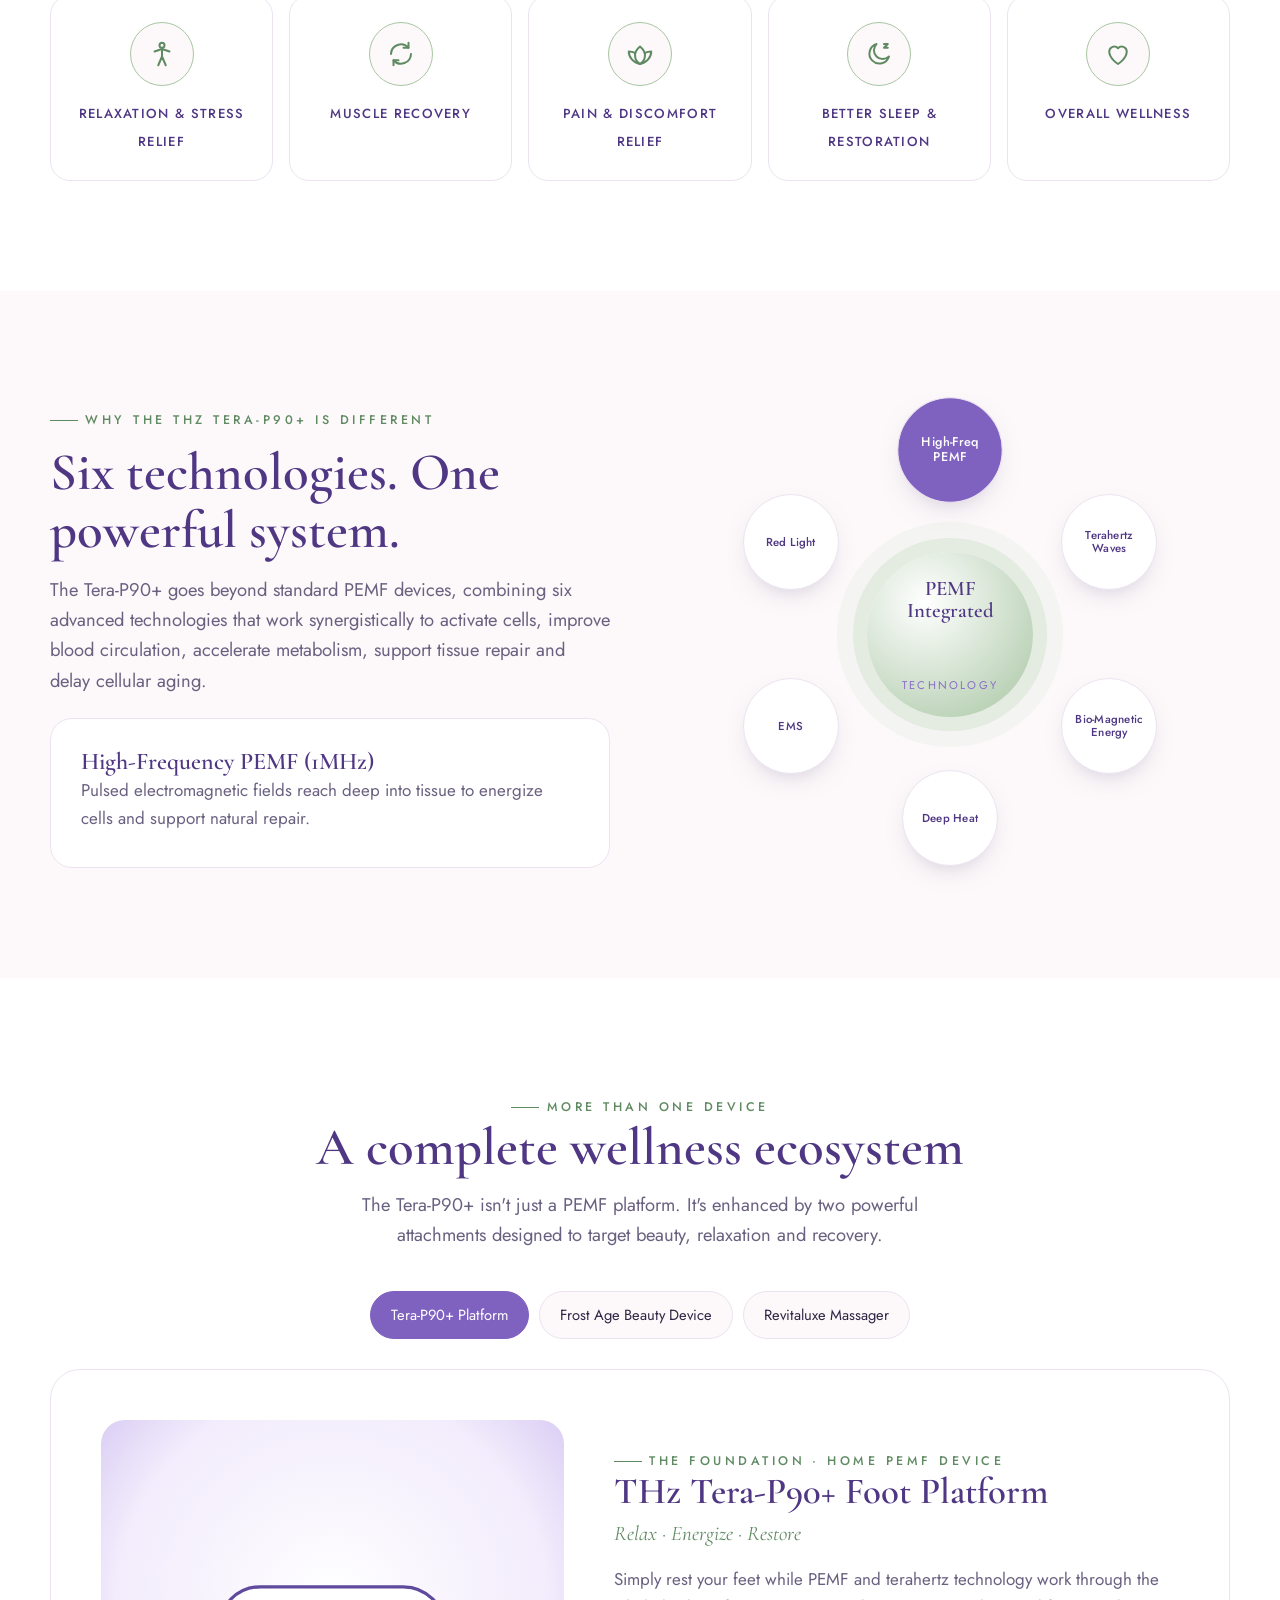
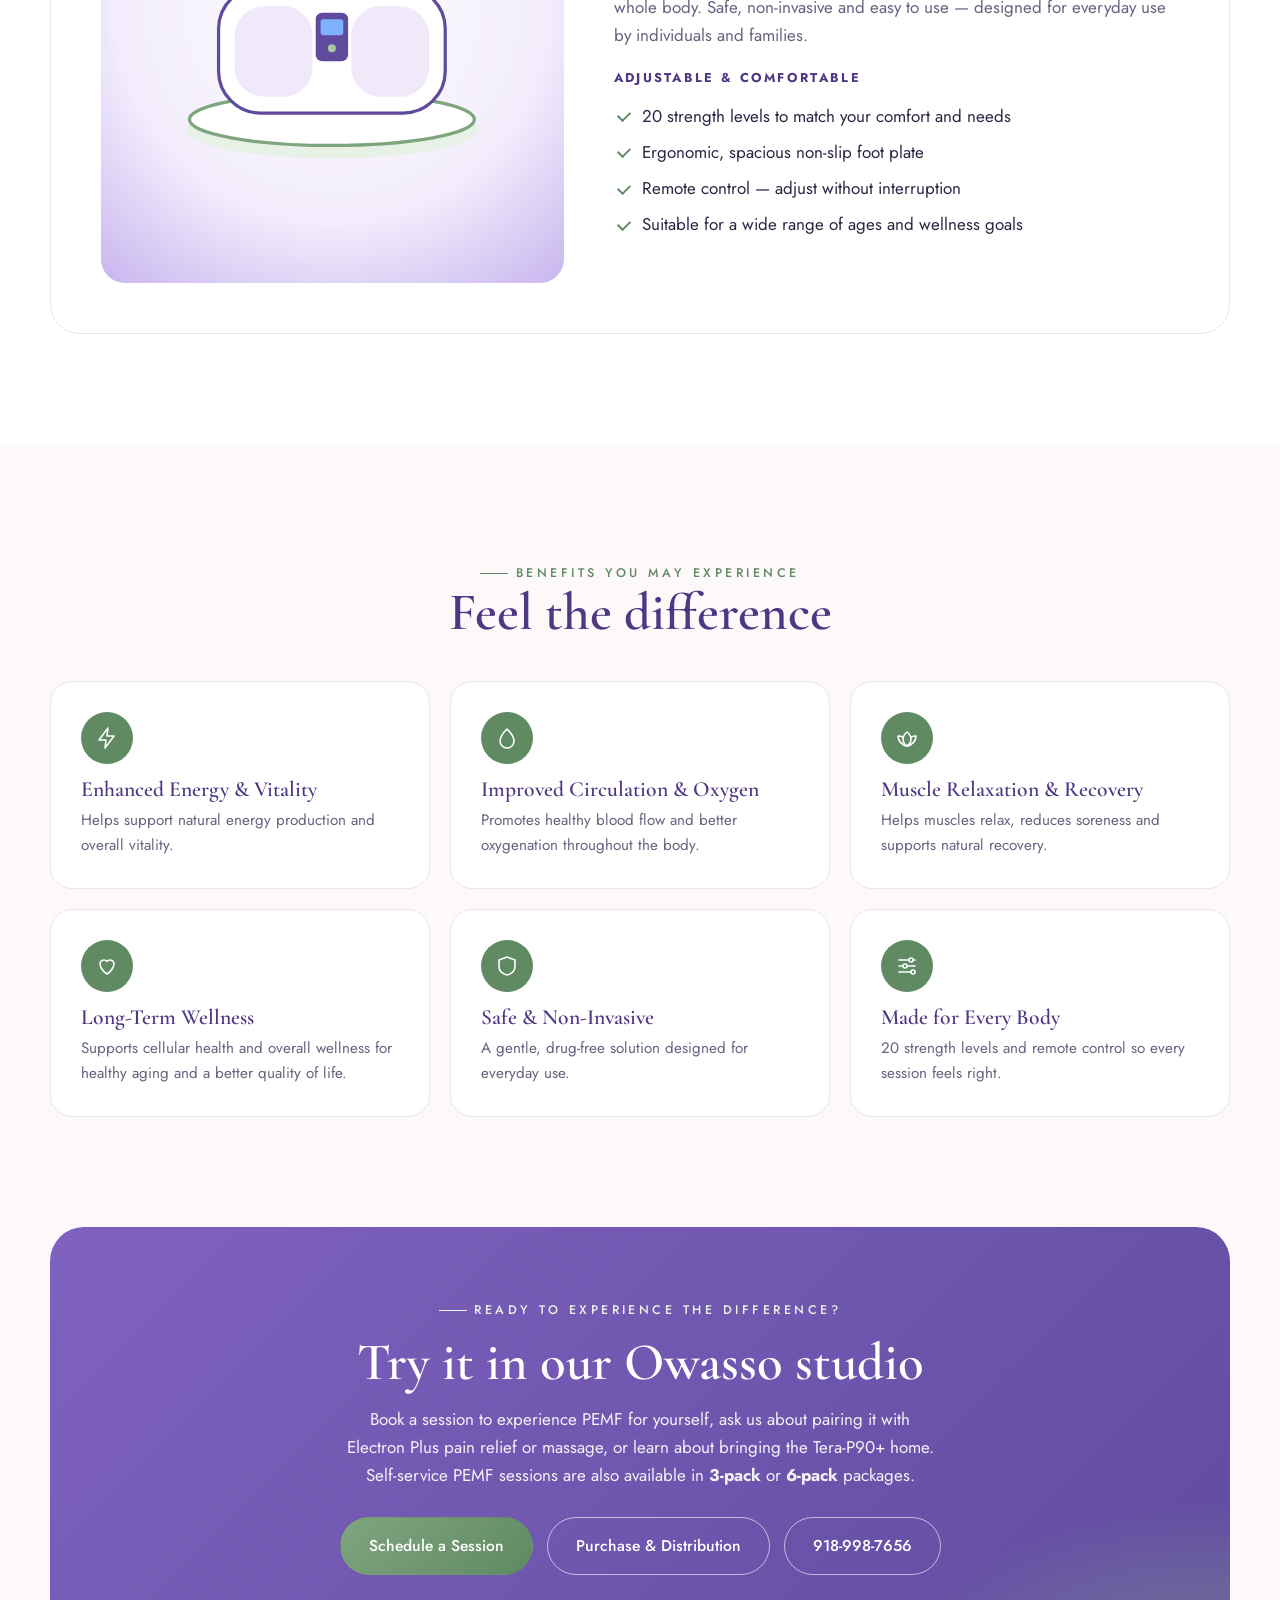
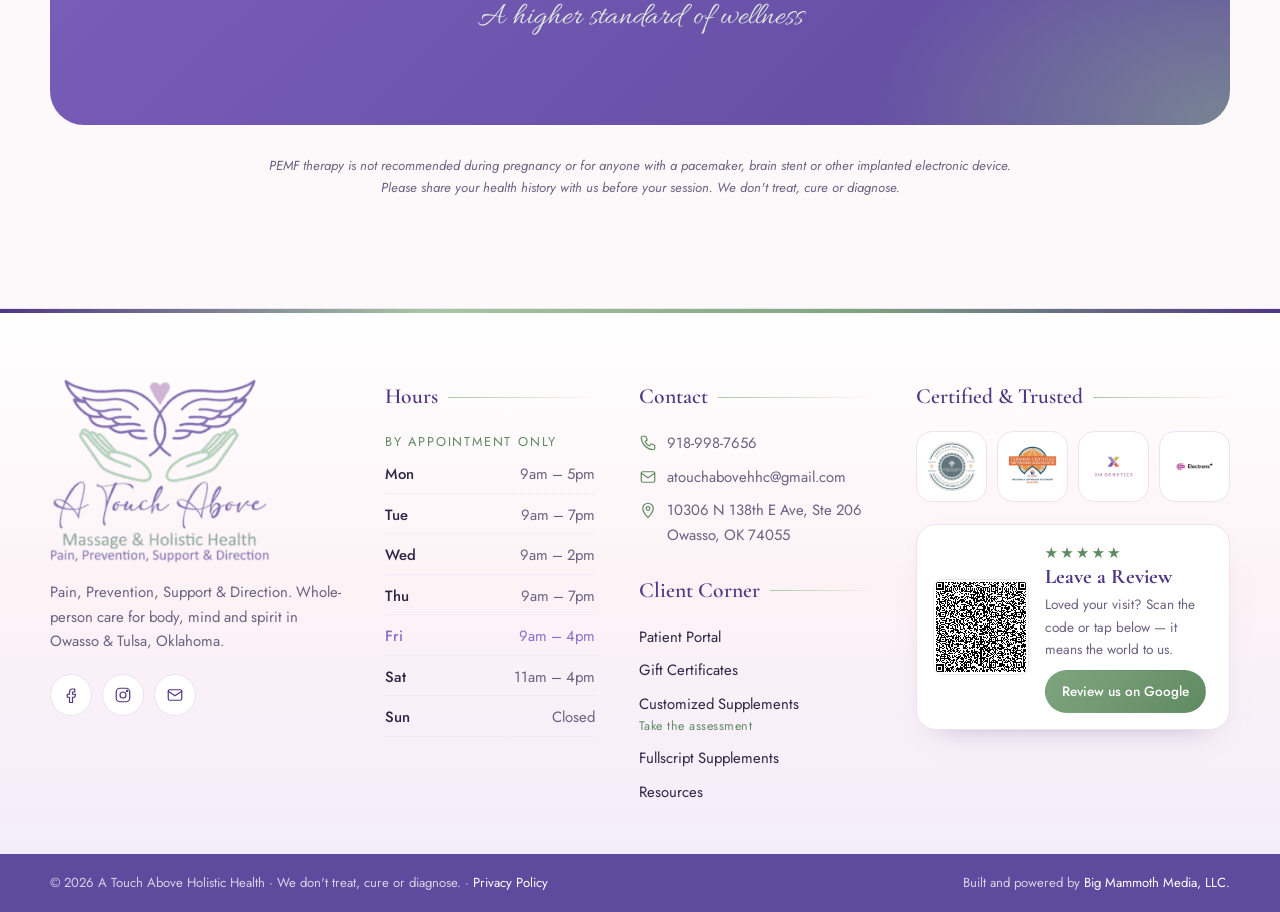
<file: pemf.html>
<!doctype html>
<html lang="en">
<head>
<meta charset="utf-8"><meta name="viewport" content="width=device-width,initial-scale=1">
<title>PEMF &amp; THz Tera-P90+ | A Touch Above Holistic Health</title>
<meta name="description" content="Experience the THz Tera-P90+ multi-functional PEMF wellness device at A Touch Above Holistic Health in Owasso, OK.">
<link rel="icon" href="data:image/svg+xml,<svg xmlns='http://www.w3.org/2000/svg' viewBox='0 0 24 24'><path d='M12 20s-7-4.4-7-10a4 4 0 0 1 7-2.6A4 4 0 0 1 19 10c0 5.6-7 10-7 10Z' fill='%235b3f99'/></svg>">
<link rel="preconnect" href="https://fonts.googleapis.com"><link rel="preconnect" href="https://fonts.gstatic.com" crossorigin>
<link href="https://fonts.googleapis.com/css2?family=Allura&family=Cormorant+Garamond:ital,wght@0,500;0,600;1,500&family=Jost:wght@300;400;500&display=swap" rel="stylesheet">
<link rel="stylesheet" href="styles.css">
<link rel="stylesheet" href="v4.css">
<link rel="stylesheet" href="v5.css">
</head>
<body data-page="pemf">
<div id="nav"></div>

<header class="subhero" style="background:radial-gradient(800px 500px at 50% 0%,rgba(168,198,163,.4),transparent 70%),radial-gradient(600px 400px at 0% 100%,rgba(185,166,227,.45),transparent 70%),var(--cream)">
  <div class="wrap">
    <div class="crumb reveal"><a href="index.html">Home</a> / <a href="services.html">Services</a> / THz Tera-P90+</div>
    <span class="eyebrow reveal">Multi-Functional Wellness Device</span>
    <h1 class="reveal d1">THz Tera-P90+</h1>
    <div class="diamond"><span></span></div>
    <p class="lead reveal d2" style="margin-inline:auto;font-family:var(--serif);font-size:1.6rem;color:var(--plum);letter-spacing:.06em;text-transform:uppercase">The world's first PEMF integrated technology</p>
    <p class="script reveal" style="margin-top:18px">Recharge your body. Restore your balance.</p>
    <div class="cta-row reveal" style="justify-content:center;margin-top:30px">
      <a class="btn btn-primary" href="https://blvd.app/@atouchaboveholistichealth/login" target="_blank" rel="noopener">Schedule a Session</a>
      <a class="btn btn-ghost" href="#what">What is PEMF?</a>
    </div>
  </div>
</header>

<section id="what" style="background:#fff">
  <div class="wrap">
    <div class="split">
      <div class="reveal">
        <span class="eyebrow">The Science</span>
        <h2 style="margin-top:12px">What is PEMF?</h2>
        <p class="lead" style="margin-top:18px">PEMF (Pulsed Electromagnetic Field) therapy uses electromagnetic energy to stimulate and support the body at a cellular level. This non-invasive technology helps promote natural balance, relaxation and overall wellness.</p>
        <h3 style="margin-top:34px">At the cellular level</h3>
        <p style="color:var(--muted);margin-top:8px">PEMF sends gentle electromagnetic signals deep into the body, helping to:</p>
        <ul class="checks">
          <li>Enhance cellular communication</li><li>Improve nutrient absorption</li><li>Support waste removal</li><li>Promote optimal mitochondrial function</li><li>Encourage the body's natural healing processes</li>
        </ul>
        <p style="color:var(--plum);font-family:var(--serif);font-size:1.3rem;font-style:italic">The result: a body that functions more efficiently, feels better and heals better.</p>
      </div>
      <div class="reveal d1">
        <div class="card" style="background:var(--lav-soft);border:0">
          <span class="eyebrow">Why modern bodies are out of balance</span>
          <p style="margin:14px 0">Modern life keeps us indoors and disconnected from nature's vital energy — including the Earth's magnetic field. This silent disconnection, known as <b style="color:var(--plum)">"magnetic deprivation,"</b> may contribute to:</p>
          <div class="tags" style="gap:10px"><span style="background:#fff">Fatigue &amp; low energy</span><span style="background:#fff">Poor circulation</span><span style="background:#fff">Slower metabolism</span><span style="background:#fff">Increased inflammation</span><span style="background:#fff">Faster aging</span></div>
        </div>
      </div>
    </div>
    <div class="center" style="margin-top:80px">
      <span class="eyebrow reveal">PEMF Uses</span>
    </div>
    <div class="uses">
      <div class="use reveal"><div class="ico" data-i="person"></div><span>Relaxation &amp; Stress Relief</span></div>
      <div class="use reveal d1"><div class="ico" data-i="cycle"></div><span>Muscle Recovery</span></div>
      <div class="use reveal d2"><div class="ico" data-i="lotus"></div><span>Pain &amp; Discomfort Relief</span></div>
      <div class="use reveal d3"><div class="ico" data-i="moon"></div><span>Better Sleep &amp; Restoration</span></div>
      <div class="use reveal"><div class="ico" data-i="heart"></div><span>Overall Wellness</span></div>
    </div>
  </div>
</section>

<section>
  <div class="wrap tech">
    <div class="reveal">
      <span class="eyebrow">Why the THz Tera-P90+ is different</span>
      <h2 style="margin-top:12px">Six technologies. One powerful system.</h2>
      <p class="lead" style="margin-top:16px">The Tera-P90+ goes beyond standard PEMF devices, combining six advanced technologies that work synergistically to activate cells, improve blood circulation, accelerate metabolism, support tissue repair and delay cellular aging.</p>
      <div class="tdesc"></div>
    </div>
    <div class="techwheel reveal d1">
      <div class="core">PEMF<br>Integrated<small>Technology</small></div>
      <button class="tnode" data-title="High-Frequency PEMF (1MHz)" data-info="Pulsed electromagnetic fields reach deep into tissue to energize cells and support natural repair.">High-Freq PEMF</button>
      <button class="tnode" data-title="Terahertz Energy Waves" data-info="Gentle terahertz waves resonate with the body's cells to support circulation and cellular vitality.">Terahertz Waves</button>
      <button class="tnode" data-title="Bio-Magnetic Energy" data-info="Static and rotating magnetic fields help reconnect the body with the natural magnetic energy modern life takes away.">Bio-Magnetic Energy</button>
      <button class="tnode" data-title="Thermal (Deep Heat) Therapy" data-info="Soothing warmth relaxes tight muscles and encourages healthy blood flow.">Deep Heat</button>
      <button class="tnode" data-title="Electrical Muscle Stimulation (EMS)" data-info="Micro-currents gently engage and tone muscles to support recovery and strength.">EMS</button>
      <button class="tnode" data-title="Red Light Technology" data-info="Red light supports cellular repair, skin renewal and a natural sense of rejuvenation.">Red Light</button>
    </div>
  </div>
</section>

<section style="background:#fff">
  <div class="wrap" data-tabs>
    <div class="center">
      <span class="eyebrow reveal">More Than One Device</span>
      <h2 class="reveal">A complete wellness ecosystem</h2>
      <p class="lead reveal" style="margin-top:14px">The Tera-P90+ isn't just a PEMF platform. It's enhanced by two powerful attachments designed to target beauty, relaxation and recovery.</p>
    </div>
    <div class="devtabs reveal">
      <button class="tab active" data-t="d1">Tera-P90+ Platform</button>
      <button class="tab" data-t="d2">Frost Age Beauty Device</button>
      <button class="tab" data-t="d3">Revitaluxe Massager</button>
    </div>

    <div class="device active" data-p="d1">
      <div class="art">
        <svg viewBox="0 0 200 160" fill="none"><ellipse cx="100" cy="128" rx="90" ry="18" fill="#e8f1e5"/><ellipse cx="100" cy="122" rx="88" ry="16" fill="#fff" stroke="#7fa57f" stroke-width="2"/><rect x="30" y="40" width="140" height="78" rx="26" fill="#fff" stroke="#5f4a9e" stroke-width="2"/><rect x="40" y="52" width="48" height="56" rx="18" fill="#efe9fa"/><rect x="112" y="52" width="48" height="56" rx="18" fill="#efe9fa"/><rect x="90" y="56" width="20" height="30" rx="4" fill="#5f4a9e"/><rect x="93" y="60" width="14" height="10" rx="2" fill="#7fb1ff"/><circle cx="100" cy="78" r="2.5" fill="#a8c6a3"/></svg>
      </div>
      <div>
        <span class="eyebrow">The foundation · Home PEMF device</span>
        <h3>THz Tera-P90+ Foot Platform</h3>
        <p class="sub">Relax · Energize · Restore</p>
        <p>Simply rest your feet while PEMF and terahertz technology work through the whole body. Safe, non-invasive and easy to use — designed for everyday use by individuals and families.</p>
        <h5>Adjustable &amp; comfortable</h5>
        <ul class="checks"><li>20 strength levels to match your comfort and needs</li><li>Ergonomic, spacious non-slip foot plate</li><li>Remote control — adjust without interruption</li><li>Suitable for a wide range of ages and wellness goals</li></ul>
      </div>
    </div>

    <div class="device" data-p="d2">
      <div class="art">
        <svg viewBox="0 0 200 160" fill="none"><g transform="rotate(-25 100 80)"><rect x="40" y="66" width="120" height="30" rx="15" fill="#fff" stroke="#5f4a9e" stroke-width="2"/><rect x="62" y="70" width="34" height="22" rx="5" fill="#5f4a9e"/><rect x="66" y="74" width="16" height="10" rx="2" fill="#7fb1ff"/><circle cx="168" cy="72" r="5" fill="#7fa57f"/><circle cx="170" cy="81" r="5" fill="#7fa57f"/><circle cx="168" cy="90" r="5" fill="#7fa57f"/><path d="M40 81h-20" stroke="#5f4a9e" stroke-width="4" stroke-linecap="round"/></g><g stroke="#a8c6a3" stroke-width="1.5" opacity=".8"><path d="M170 30l6-8M182 40l9-3M160 24l1-9"/></g></svg>
      </div>
      <div>
        <span class="eyebrow">Attachment</span>
        <h3>Frost Age Beauty Device</h3>
        <p class="sub">Lift · Firm · Rejuvenate</p>
        <p>A professional-grade facial and skin treatment powered by PEMF Integrated Technology, RF (radio frequency), EMS microcurrent and red light.</p>
        <h5>Benefits</h5>
        <ul class="checks"><li>Lifts and tightens sagging skin</li><li>Reduces the look of wrinkles &amp; fine lines</li><li>Boosts collagen and elasticity</li><li>Improves skin tone, texture and glow</li></ul>
        <h5>Why it works</h5>
        <p>RF gently warms the dermal layer to activate collagen, EMS tones facial muscles for visible lift, PEMF boosts cellular repair and red light supports skin renewal.</p>
      </div>
    </div>

    <div class="device" data-p="d3">
      <div class="art">
        <svg viewBox="0 0 200 160" fill="none"><circle cx="78" cy="80" r="46" fill="#5a5560"/><circle cx="78" cy="80" r="36" fill="#6b6672"/><g fill="#fff"><rect x="72" y="52" width="12" height="8" rx="3"/><rect x="72" y="100" width="12" height="8" rx="3"/><rect x="50" y="74" width="8" height="12" rx="3"/><rect x="98" y="74" width="8" height="12" rx="3"/><circle cx="78" cy="80" r="7"/></g><path d="M118 70c20-4 45-6 62-4v28c-17 2-42 0-62-4Z" fill="#fff" stroke="#5f4a9e" stroke-width="2"/><path d="M150 78l4 4-4 4-4-4Z" fill="#7fa57f"/></svg>
      </div>
      <div>
        <span class="eyebrow">Attachment</span>
        <h3>Revitaluxe Massager</h3>
        <p class="sub">Relax · Recover · Restore</p>
        <p>A powerful 3-in-1 magnetic massage tool designed to relieve tension and support full-body recovery. Purchase includes two nourishing gels, ideal for both beauty enhancement and promoting circulation.</p>
        <h5>Benefits</h5>
        <ul class="checks"><li>Relieves muscle tension and stiffness</li><li>Improves circulation and lymphatic flow</li><li>Eases headaches and neck/shoulder discomfort</li><li>Promotes deep relaxation and stress relief</li></ul>
        <h5>Why it works</h5>
        <p>Combines pulsed, static and rotating magnetic fields with EMS/TENS microcurrents, red light and soothing 42°C warmth for fast, noticeable relief.</p>
      </div>
    </div>
  </div>
</section>

<section>
  <div class="wrap">
    <div class="center">
      <span class="eyebrow reveal">Benefits You May Experience</span>
      <h2 class="reveal">Feel the difference</h2>
    </div>
    <div class="benefits">
      <div class="ben reveal"><div class="ico" data-i="bolt"></div><h4>Enhanced Energy &amp; Vitality</h4><p>Helps support natural energy production and overall vitality.</p></div>
      <div class="ben reveal d1"><div class="ico" data-i="drop"></div><h4>Improved Circulation &amp; Oxygen</h4><p>Promotes healthy blood flow and better oxygenation throughout the body.</p></div>
      <div class="ben reveal d2"><div class="ico" data-i="lotus"></div><h4>Muscle Relaxation &amp; Recovery</h4><p>Helps muscles relax, reduces soreness and supports natural recovery.</p></div>
      <div class="ben reveal"><div class="ico" data-i="heart"></div><h4>Long-Term Wellness</h4><p>Supports cellular health and overall wellness for healthy aging and a better quality of life.</p></div>
      <div class="ben reveal d1"><div class="ico" data-i="shield"></div><h4>Safe &amp; Non-Invasive</h4><p>A gentle, drug-free solution designed for everyday use.</p></div>
      <div class="ben reveal d2"><div class="ico" data-i="sliders"></div><h4>Made for Every Body</h4><p>20 strength levels and remote control so every session feels right.</p></div>
    </div>
  </div>
</section>

<section style="padding-top:0">
  <div class="wrap">
    <div class="banner reveal">
      <span class="eyebrow" style="color:var(--gold-2)">Ready to experience the difference?</span>
      <h2 style="margin-top:12px">Try it in our Owasso studio</h2>
      <p>Book a session to experience PEMF for yourself, ask us about pairing it with Electron Plus pain relief or massage, or learn about bringing the Tera-P90+ home. Self-service PEMF sessions are also available in <b>3-pack</b> or <b>6-pack</b> packages.</p>
      <div class="cta-row">
        <a class="btn btn-gold" href="https://blvd.app/@atouchaboveholistichealth/login" target="_blank" rel="noopener">Schedule a Session</a>
        <a class="btn btn-light" href="https://ata.thefrequencyawakening.com" target="_blank" rel="noopener">Purchase &amp; Distribution</a>
        <a class="btn btn-light" href="tel:9189987656">918-998-7656</a>
      </div>
      <p class="script" style="margin-top:26px;font-size:2rem">A higher standard of wellness</p>
    </div>
    <p class="disclaimer">PEMF therapy is not recommended during pregnancy or for anyone with a pacemaker, brain stent or other implanted electronic device. Please share your health history with us before your session. We don't treat, cure or diagnose.</p>
  </div>
</section>

<div id="footer"></div>
<script src="main.js"></script>
</body>
</html>
</file>
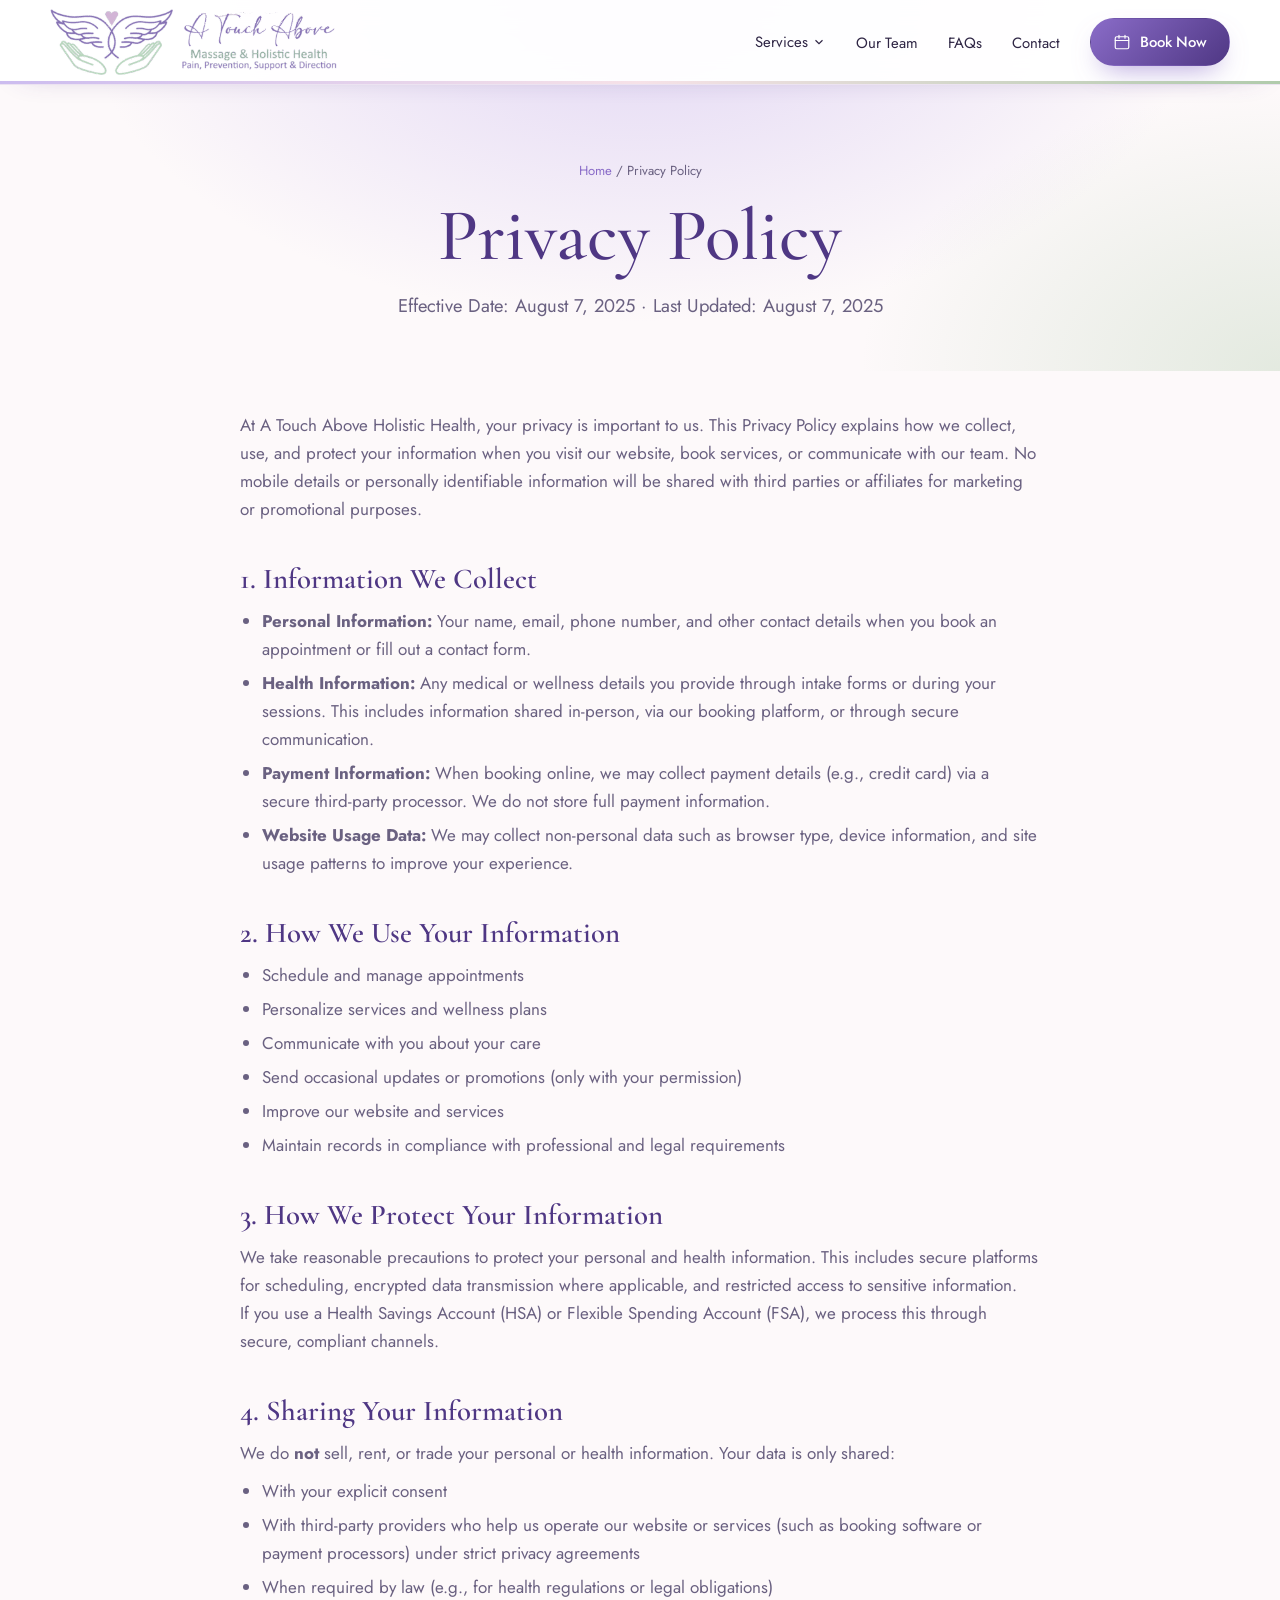
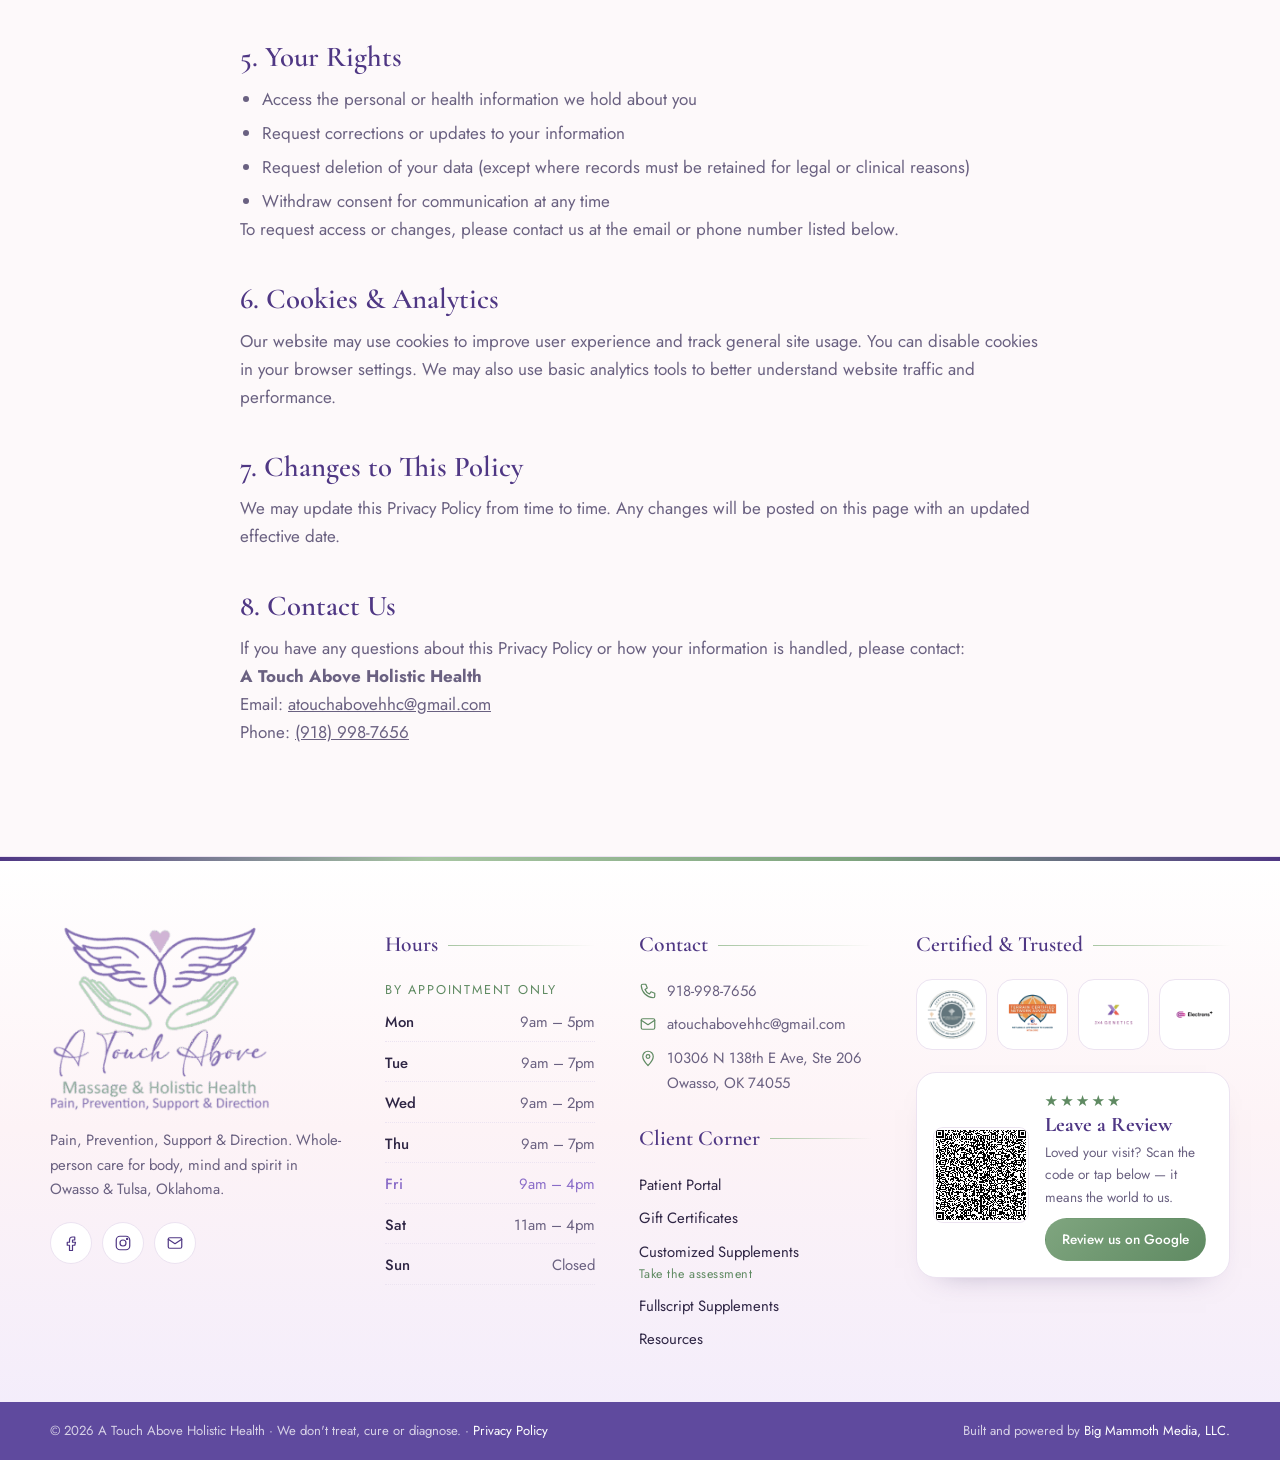
<file: privacy-policy.html>
<!doctype html>
<html lang="en">
<head>
<meta charset="utf-8"><meta name="viewport" content="width=device-width,initial-scale=1">
<title>Privacy Policy | A Touch Above Holistic Health</title>
<meta name="description" content="How A Touch Above Holistic Health collects, uses and protects your information.">
<link rel="icon" href="data:image/svg+xml,<svg xmlns='http://www.w3.org/2000/svg' viewBox='0 0 24 24'><path d='M12 20s-7-4.4-7-10a4 4 0 0 1 7-2.6A4 4 0 0 1 19 10c0 5.6-7 10-7 10Z' fill='%235b3f99'/></svg>">
<link rel="preconnect" href="https://fonts.googleapis.com"><link rel="preconnect" href="https://fonts.gstatic.com" crossorigin>
<link href="https://fonts.googleapis.com/css2?family=Allura&family=Cormorant+Garamond:ital,wght@0,500;0,600;1,500&family=Jost:wght@300;400;500&display=swap" rel="stylesheet">
<link rel="stylesheet" href="styles.css">
<link rel="stylesheet" href="v4.css">
<link rel="stylesheet" href="v5.css">
</head>
<body data-page="privacy">
<div id="nav"></div>
<header class="pagehero" style="padding-bottom:50px">
  <div class="wrap">
    <div class="crumb"><a href="index.html">Home</a> / Privacy Policy</div>
    <h1>Privacy Policy</h1>
    <p class="lead">Effective Date: August 7, 2025 · Last Updated: August 7, 2025</p>
  </div>
</header>
<section style="padding-top:40px">
  <div class="wrap prose">
    <p>At A Touch Above Holistic Health, your privacy is important to us. This Privacy Policy explains how we collect, use, and protect your information when you visit our website, book services, or communicate with our team. No mobile details or personally identifiable information will be shared with third parties or affiliates for marketing or promotional purposes.</p>
    <h2>1. Information We Collect</h2>
    <ul>
      <li><b>Personal Information:</b> Your name, email, phone number, and other contact details when you book an appointment or fill out a contact form.</li>
      <li><b>Health Information:</b> Any medical or wellness details you provide through intake forms or during your sessions. This includes information shared in-person, via our booking platform, or through secure communication.</li>
      <li><b>Payment Information:</b> When booking online, we may collect payment details (e.g., credit card) via a secure third-party processor. We do not store full payment information.</li>
      <li><b>Website Usage Data:</b> We may collect non-personal data such as browser type, device information, and site usage patterns to improve your experience.</li>
    </ul>
    <h2>2. How We Use Your Information</h2>
    <ul>
      <li>Schedule and manage appointments</li>
      <li>Personalize services and wellness plans</li>
      <li>Communicate with you about your care</li>
      <li>Send occasional updates or promotions (only with your permission)</li>
      <li>Improve our website and services</li>
      <li>Maintain records in compliance with professional and legal requirements</li>
    </ul>
    <h2>3. How We Protect Your Information</h2>
    <p>We take reasonable precautions to protect your personal and health information. This includes secure platforms for scheduling, encrypted data transmission where applicable, and restricted access to sensitive information.</p>
    <p>If you use a Health Savings Account (HSA) or Flexible Spending Account (FSA), we process this through secure, compliant channels.</p>
    <h2>4. Sharing Your Information</h2>
    <p>We do <b>not</b> sell, rent, or trade your personal or health information. Your data is only shared:</p>
    <ul>
      <li>With your explicit consent</li>
      <li>With third-party providers who help us operate our website or services (such as booking software or payment processors) under strict privacy agreements</li>
      <li>When required by law (e.g., for health regulations or legal obligations)</li>
    </ul>
    <h2>5. Your Rights</h2>
    <ul>
      <li>Access the personal or health information we hold about you</li>
      <li>Request corrections or updates to your information</li>
      <li>Request deletion of your data (except where records must be retained for legal or clinical reasons)</li>
      <li>Withdraw consent for communication at any time</li>
    </ul>
    <p>To request access or changes, please contact us at the email or phone number listed below.</p>
    <h2>6. Cookies &amp; Analytics</h2>
    <p>Our website may use cookies to improve user experience and track general site usage. You can disable cookies in your browser settings. We may also use basic analytics tools to better understand website traffic and performance.</p>
    <h2>7. Changes to This Policy</h2>
    <p>We may update this Privacy Policy from time to time. Any changes will be posted on this page with an updated effective date.</p>
    <h2>8. Contact Us</h2>
    <p>If you have any questions about this Privacy Policy or how your information is handled, please contact:<br><b>A Touch Above Holistic Health</b><br>Email: <a href="mailto:atouchabovehhc@gmail.com">atouchabovehhc@gmail.com</a><br>Phone: <a href="tel:9189987656">(918) 998-7656</a></p>
  </div>
</section>

<div id="footer"></div>
<script src="main.js"></script>
</body>
</html>
</file>
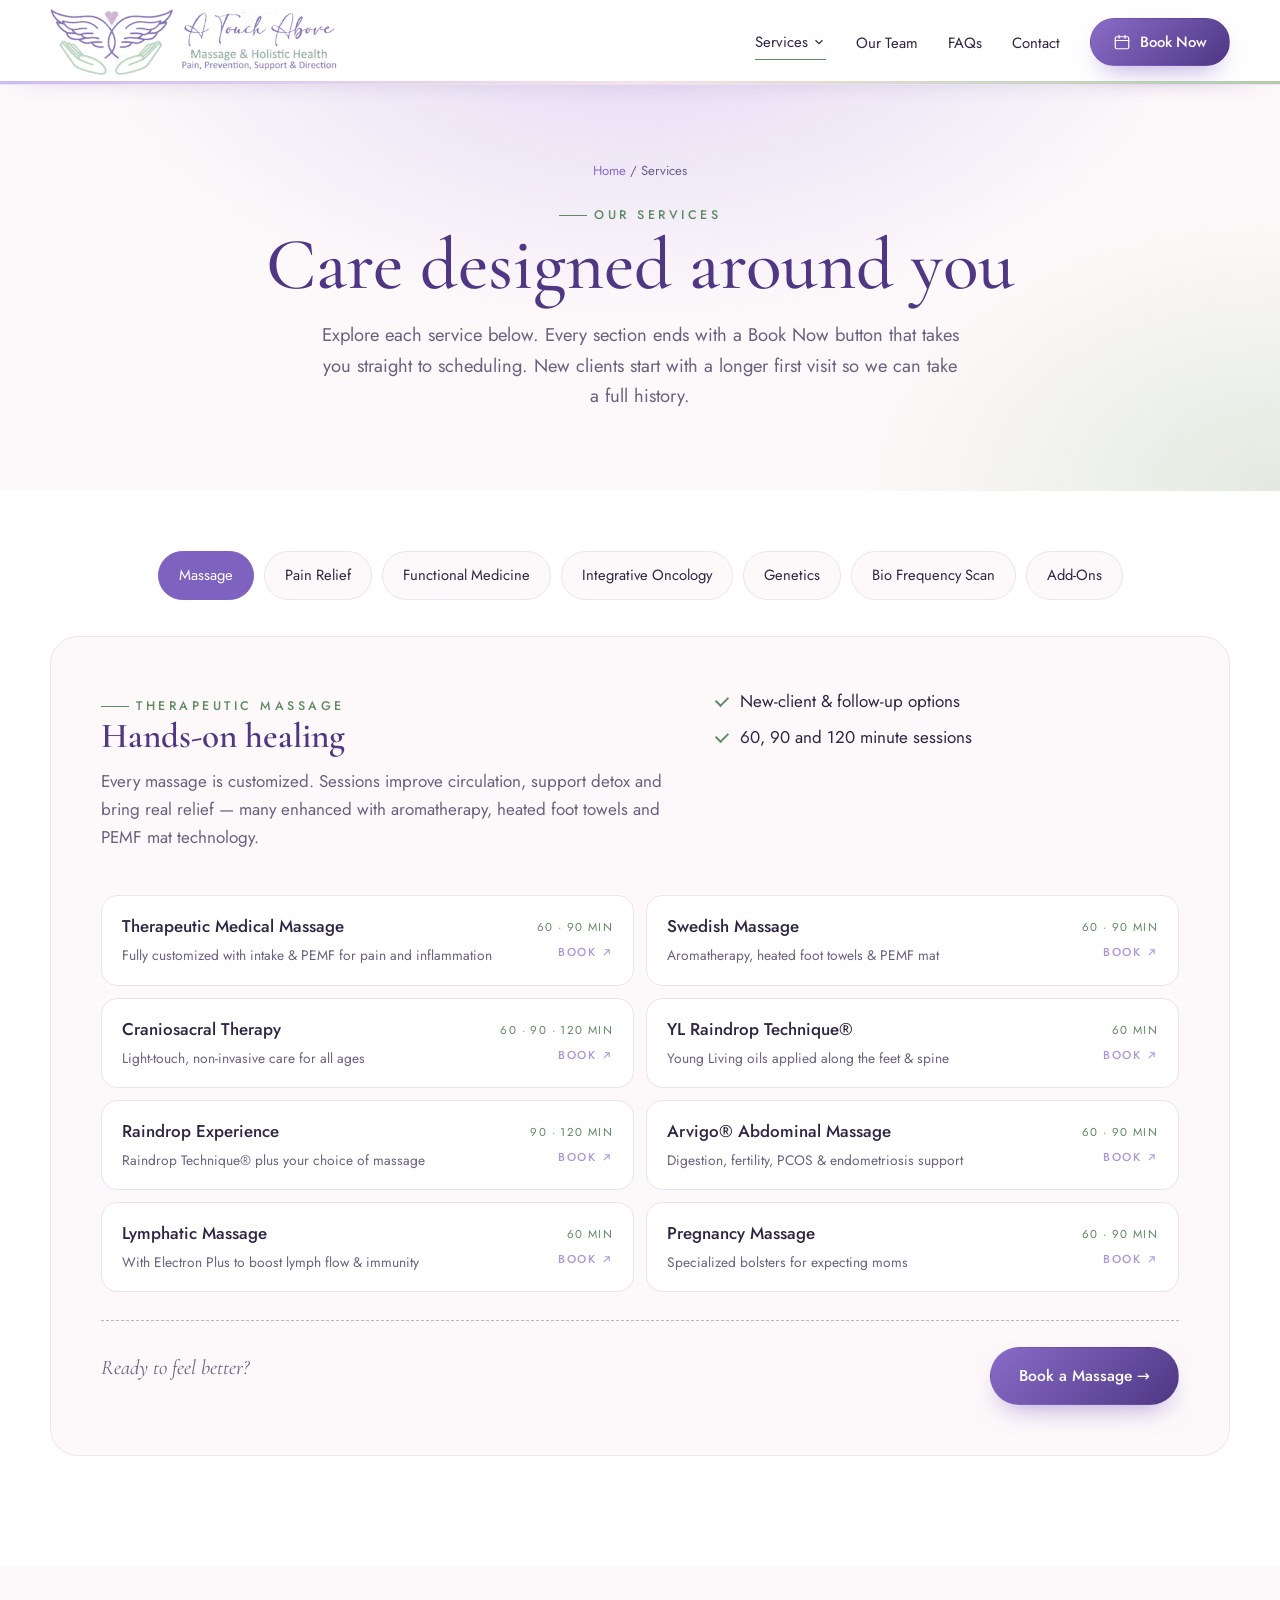
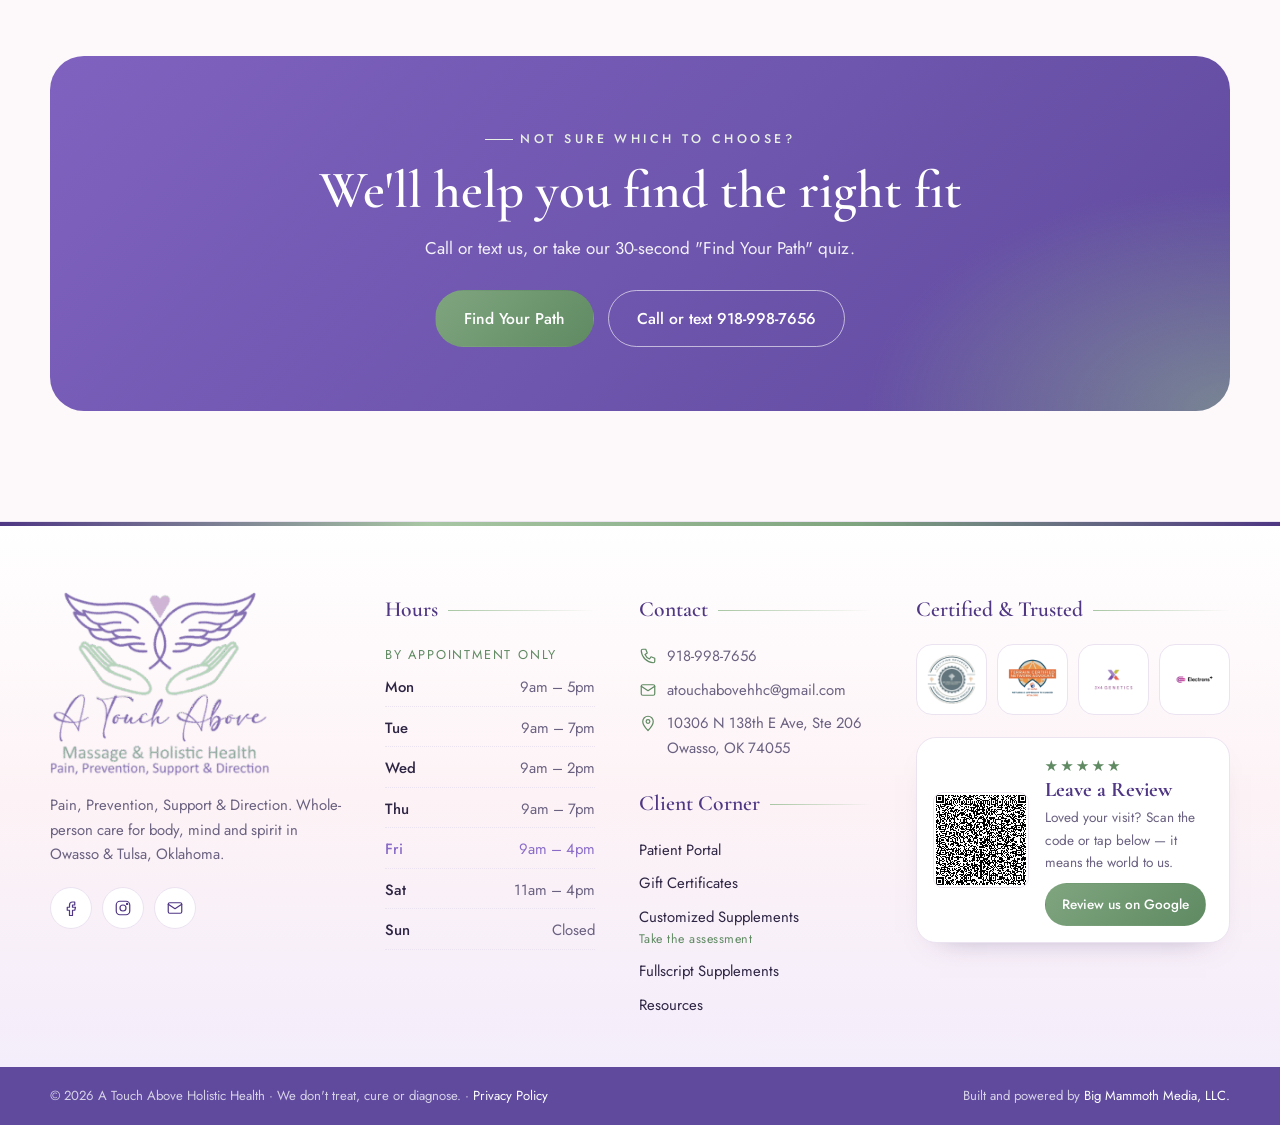
<file: services.html>
<!doctype html>
<html lang="en">
<head>
<meta charset="utf-8"><meta name="viewport" content="width=device-width,initial-scale=1">
<title>Services | A Touch Above Holistic Health</title>
<meta name="description" content="Therapeutic and medical massage, Electron Plus PEMF pain relief, holistic and functional health, genetics, bio frequency scans and add-ons in Owasso, OK.">
<link rel="icon" href="data:image/svg+xml,<svg xmlns='http://www.w3.org/2000/svg' viewBox='0 0 24 24'><path d='M12 20s-7-4.4-7-10a4 4 0 0 1 7-2.6A4 4 0 0 1 19 10c0 5.6-7 10-7 10Z' fill='%235b3f99'/></svg>">
<link rel="preconnect" href="https://fonts.googleapis.com"><link rel="preconnect" href="https://fonts.gstatic.com" crossorigin>
<link href="https://fonts.googleapis.com/css2?family=Allura&family=Cormorant+Garamond:ital,wght@0,500;0,600;1,500&family=Jost:wght@300;400;500&display=swap" rel="stylesheet">
<link rel="stylesheet" href="styles.css">
<link rel="stylesheet" href="v3.css">
<link rel="stylesheet" href="v4.css">
<link rel="stylesheet" href="v5.css">
</head>
<body data-page="services">
<div id="nav"></div>
<header class="pagehero">
  <div class="wrap">
    <div class="crumb reveal"><a href="index.html">Home</a> / Services</div>
    <span class="eyebrow reveal">Our Services</span>
    <h1 class="reveal d1">Care designed around you</h1>
    <p class="lead reveal d2">Explore each service below. Every section ends with a Book Now button that takes you straight to scheduling. New clients start with a longer first visit so we can take a full history.</p>
  </div>
</header>

<section class="services" style="padding-top:60px">
  <div class="wrap" data-tabs>
    <div class="tabs reveal" style="margin-top:0">
      <button class="tab active" data-t="massage">Massage</button>
      <button class="tab" data-t="pain">Pain Relief</button>
      <button class="tab" data-t="functional">Functional Medicine</button>
      <button class="tab" data-t="onc">Integrative Oncology</button>
      <button class="tab" data-t="genetics">Genetics</button>
      <button class="tab" data-t="scan">Bio Frequency Scan</button>
      <button class="tab" data-t="addons">Add-Ons</button>
    </div>

    <div class="panel active" data-p="massage" id="massage">
      <div class="panel-head">
        <div>
          <span class="eyebrow">Therapeutic Massage</span>
          <h3>Hands-on healing</h3>
          <p>Every massage is customized. Sessions improve circulation, support detox and bring real relief — many enhanced with aromatherapy, heated foot towels and PEMF mat technology.</p>
        </div>
        <ul class="checks"><li>New-client &amp; follow-up options</li><li>60, 90 and 120 minute sessions</li></ul>
      </div>
      <div class="opts">
        <a class="opt" href="https://blvd.app/@atouchaboveholistichealth/login" target="_blank" rel="noopener"><div><b>Therapeutic Medical Massage</b><small>Fully customized with intake &amp; PEMF for pain and inflammation</small></div><span class="opt-r"><span class="tag">60 · 90 min</span><span class="go">Book <svg viewBox="0 0 24 24" fill="none" stroke="currentColor" stroke-width="2"><path d="M7 17 17 7M9 7h8v8"/></svg></span></span></a>
        <a class="opt" href="https://blvd.app/@atouchaboveholistichealth/login" target="_blank" rel="noopener"><div><b>Swedish Massage</b><small>Aromatherapy, heated foot towels &amp; PEMF mat</small></div><span class="opt-r"><span class="tag">60 · 90 min</span><span class="go">Book <svg viewBox="0 0 24 24" fill="none" stroke="currentColor" stroke-width="2"><path d="M7 17 17 7M9 7h8v8"/></svg></span></span></a>
        <a class="opt" href="https://blvd.app/@atouchaboveholistichealth/login" target="_blank" rel="noopener"><div><b>Craniosacral Therapy</b><small>Light-touch, non-invasive care for all ages</small></div><span class="opt-r"><span class="tag">60 · 90 · 120 min</span><span class="go">Book <svg viewBox="0 0 24 24" fill="none" stroke="currentColor" stroke-width="2"><path d="M7 17 17 7M9 7h8v8"/></svg></span></span></a>
        <a class="opt" href="https://blvd.app/@atouchaboveholistichealth/login" target="_blank" rel="noopener"><div><b>YL Raindrop Technique®</b><small>Young Living oils applied along the feet &amp; spine</small></div><span class="opt-r"><span class="tag">60 min</span><span class="go">Book <svg viewBox="0 0 24 24" fill="none" stroke="currentColor" stroke-width="2"><path d="M7 17 17 7M9 7h8v8"/></svg></span></span></a>
        <a class="opt" href="https://blvd.app/@atouchaboveholistichealth/login" target="_blank" rel="noopener"><div><b>Raindrop Experience</b><small>Raindrop Technique® plus your choice of massage</small></div><span class="opt-r"><span class="tag">90 · 120 min</span><span class="go">Book <svg viewBox="0 0 24 24" fill="none" stroke="currentColor" stroke-width="2"><path d="M7 17 17 7M9 7h8v8"/></svg></span></span></a>
        <a class="opt" href="https://blvd.app/@atouchaboveholistichealth/login" target="_blank" rel="noopener"><div><b>Arvigo® Abdominal Massage</b><small>Digestion, fertility, PCOS &amp; endometriosis support</small></div><span class="opt-r"><span class="tag">60 · 90 min</span><span class="go">Book <svg viewBox="0 0 24 24" fill="none" stroke="currentColor" stroke-width="2"><path d="M7 17 17 7M9 7h8v8"/></svg></span></span></a>
        <a class="opt" href="https://blvd.app/@atouchaboveholistichealth/login" target="_blank" rel="noopener"><div><b>Lymphatic Massage</b><small>With Electron Plus to boost lymph flow &amp; immunity</small></div><span class="opt-r"><span class="tag">60 min</span><span class="go">Book <svg viewBox="0 0 24 24" fill="none" stroke="currentColor" stroke-width="2"><path d="M7 17 17 7M9 7h8v8"/></svg></span></span></a>
        <a class="opt" href="https://blvd.app/@atouchaboveholistichealth/login" target="_blank" rel="noopener"><div><b>Pregnancy Massage</b><small>Specialized bolsters for expecting moms</small></div><span class="opt-r"><span class="tag">60 · 90 min</span><span class="go">Book <svg viewBox="0 0 24 24" fill="none" stroke="currentColor" stroke-width="2"><path d="M7 17 17 7M9 7h8v8"/></svg></span></span></a>
      </div>
      <div class="panel-foot"><p>Ready to feel better?</p><a class="btn btn-primary" href="https://blvd.app/@atouchaboveholistichealth/login" target="_blank" rel="noopener">Book a Massage →</a></div>
    </div>

    <div class="panel" data-p="pain" id="pain">
      <div class="panel-head">
        <div>
          <span class="eyebrow">Pain Relief Therapy</span>
          <h3>Hands-on PEMF pain relief</h3>
          <p>We use Electron Plus, one of the most advanced PEMF (pulsed electromagnetic field) technologies in Oklahoma, delivered through your therapist's hands. Cells rely on electrical signals — stress, injury and illness disrupt that flow. This therapy helps restore it, improving oxygen and nutrient uptake and helping cells release toxins.</p>
          <p class="note">Not recommended during pregnancy or for clients with a pacemaker or brain stent.</p>
        </div>
        <ul class="checks"><li>Injury &amp; post-surgical recovery</li><li>Inflammation &amp; joint pain</li><li>Circulation &amp; lymphatic function</li><li>Nervous system regulation &amp; scar tissue</li><li>Neuropathy, migraines, plantar fasciitis, carpal tunnel, sports injuries &amp; arthritis</li></ul>
      </div>
      <div class="opts">
        <a class="opt" href="https://blvd.app/@atouchaboveholistichealth/login" target="_blank" rel="noopener"><div><b>New Client · 30 min</b><small>Assess pain points &amp; treat up to 2 areas</small></div><span class="opt-r"><span class="tag">New</span><span class="go">Book <svg viewBox="0 0 24 24" fill="none" stroke="currentColor" stroke-width="2"><path d="M7 17 17 7M9 7h8v8"/></svg></span></span></a>
        <a class="opt" href="https://blvd.app/@atouchaboveholistichealth/login" target="_blank" rel="noopener"><div><b>New Client · 60 min</b><small>Full evaluation and extended therapy</small></div><span class="opt-r"><span class="tag">New</span><span class="go">Book <svg viewBox="0 0 24 24" fill="none" stroke="currentColor" stroke-width="2"><path d="M7 17 17 7M9 7h8v8"/></svg></span></span></a>
        <a class="opt" href="https://blvd.app/@atouchaboveholistichealth/login" target="_blank" rel="noopener"><div><b>Follow-Up · 15 min</b><small>Quick touch-up on a single area</small></div><span class="opt-r"><span class="tag">Follow-up</span><span class="go">Book <svg viewBox="0 0 24 24" fill="none" stroke="currentColor" stroke-width="2"><path d="M7 17 17 7M9 7h8v8"/></svg></span></span></a>
        <a class="opt" href="https://blvd.app/@atouchaboveholistichealth/login" target="_blank" rel="noopener"><div><b>Follow-Up · 30 min</b><small>Targets 1–2 painful areas</small></div><span class="opt-r"><span class="tag">Follow-up</span><span class="go">Book <svg viewBox="0 0 24 24" fill="none" stroke="currentColor" stroke-width="2"><path d="M7 17 17 7M9 7h8v8"/></svg></span></span></a>
        <a class="opt" href="https://blvd.app/@atouchaboveholistichealth/login" target="_blank" rel="noopener"><div><b>Follow-Up · 60 min</b><small>Full-body tune-up for ongoing care</small></div><span class="opt-r"><span class="tag">Follow-up</span><span class="go">Book <svg viewBox="0 0 24 24" fill="none" stroke="currentColor" stroke-width="2"><path d="M7 17 17 7M9 7h8v8"/></svg></span></span></a>
        <a class="opt" href="https://blvd.app/@atouchaboveholistichealth/login" target="_blank" rel="noopener"><div><b>Follow-Up · 90 min</b><small>Most comprehensive session for chronic pain</small></div><span class="opt-r"><span class="tag">Follow-up</span><span class="go">Book <svg viewBox="0 0 24 24" fill="none" stroke="currentColor" stroke-width="2"><path d="M7 17 17 7M9 7h8v8"/></svg></span></span></a>
        <a class="opt" href="https://blvd.app/@atouchaboveholistichealth/login" target="_blank" rel="noopener"><div><b>Self-Service PEMF · 3-Pack</b><small>Three self-guided sessions on the THz Tera-P90+</small></div><span class="opt-r"><span class="tag">3 sessions</span><span class="go">Book <svg viewBox="0 0 24 24" fill="none" stroke="currentColor" stroke-width="2"><path d="M7 17 17 7M9 7h8v8"/></svg></span></span></a>
        <a class="opt" href="https://blvd.app/@atouchaboveholistichealth/login" target="_blank" rel="noopener"><div><b>Self-Service PEMF · 6-Pack</b><small>Six self-guided sessions — our best value</small></div><span class="opt-r"><span class="tag">6 sessions</span><span class="go">Book <svg viewBox="0 0 24 24" fill="none" stroke="currentColor" stroke-width="2"><path d="M7 17 17 7M9 7h8v8"/></svg></span></span></a>
      </div>
      <div class="panel-foot"><p>Want to know more? <a href="pemf.html" style="color:var(--plum-2)">Learn about PEMF →</a></p><a class="btn btn-primary" href="https://blvd.app/@atouchaboveholistichealth/login" target="_blank" rel="noopener">Book Pain Relief →</a>
      </div>
      <div class="home-pemf">
        <div class="hp-art"><svg viewBox="0 0 120 90" aria-hidden="true"><rect x="10" y="22" width="100" height="56" rx="26" fill="#fff" stroke="currentColor" stroke-width="2"/><rect x="22" y="32" width="32" height="36" rx="14" fill="none" stroke="currentColor" stroke-width="1.6"/><rect x="66" y="32" width="32" height="36" rx="14" fill="none" stroke="currentColor" stroke-width="1.6"/><rect x="52" y="26" width="16" height="9" rx="3" fill="currentColor" opacity=".55"/><path d="M60 8c4 4 4 8 0 12M66 4c7 7 7 15 0 22M54 4c-7 7-7 15 0 22" fill="none" stroke="currentColor" stroke-width="1.4" opacity=".6"/></svg></div>
        <div>
          <span class="eyebrow">Take it home</span>
          <h4>Home PEMF Device · THz Tera-P90+</h4>
          <p>The world's first PEMF integrated technology, built for everyday use at home. Simply rest your feet while PEMF, terahertz waves, red light, EMS, bio-magnetic energy and deep heat work through the whole body — safe, non-invasive and easy to use for individuals and families.</p>
          <ul class="checks"><li>20 strength levels to match your comfort</li><li>Ergonomic, spacious non-slip foot plate</li><li>Remote control — adjust without interruption</li><li>Supports energy, circulation, recovery &amp; sleep</li></ul>
          <p class="hp-note">Prefer to use ours? Self-service sessions are available in <b>3-pack</b> or <b>6-pack</b> packages.</p>
          <div class="hp-cta"><a class="btn btn-primary" href="pemf.html">Learn about the Tera-P90+</a><a class="btn btn-ghost" href="https://ata.thefrequencyawakening.com" target="_blank" rel="noopener">Purchase a home device</a></div>
        </div>
      </div>
    </div>

    <div class="panel" data-p="functional" id="functional">
      <div class="panel-head">
        <div>
          <span class="eyebrow">Functional Medicine &amp; Holistic Health</span>
          <h3>Get to the root</h3>
          <p>An integrated metabolic approach that looks for the root causes and patterns that are out of balance — nurturing physical, emotional and spiritual well-being by blending science and faith.</p>
          <a href="functional-medicine.html" style="color:var(--plum-2);font-weight:500">Read about Functional Medicine →</a>
        </div>
        <ul class="checks"><li>Comprehensive intake &amp; consultation</li><li>Lab review &amp; metabolic health plans</li><li>Genetics, nutrition &amp; lifestyle guidance</li><li>Fullscript supplement recommendations</li></ul>
      </div>
      <div class="opts">
        <a class="opt" href="https://blvd.app/@atouchaboveholistichealth/login" target="_blank" rel="noopener"><div><b>Consultation / Initial Assessment</b><small>Symptoms, goals &amp; history → custom wellness plan</small></div><span class="opt-r"><span class="tag">Start here</span><span class="go">Book <svg viewBox="0 0 24 24" fill="none" stroke="currentColor" stroke-width="2"><path d="M7 17 17 7M9 7h8v8"/></svg></span></span></a>
        <a class="opt" href="https://blvd.app/@atouchaboveholistichealth/login" target="_blank" rel="noopener"><div><b>Holistic Health Session</b><small>New client 90 · 120 min — follow-ups 60 · 90 · 120 min</small></div><span class="opt-r"><span class="tag">Root cause</span><span class="go">Book <svg viewBox="0 0 24 24" fill="none" stroke="currentColor" stroke-width="2"><path d="M7 17 17 7M9 7h8v8"/></svg></span></span></a>
        <a class="opt" href="https://blvd.app/@atouchaboveholistichealth/login" target="_blank" rel="noopener"><div><b>Elevated Healing with Tara</b><small>Premium one-on-one session combining multiple modalities</small></div><span class="opt-r"><span class="tag">60 · 120 min</span><span class="go">Book <svg viewBox="0 0 24 24" fill="none" stroke="currentColor" stroke-width="2"><path d="M7 17 17 7M9 7h8v8"/></svg></span></span></a>
        <a class="opt" href="https://blvd.app/@atouchaboveholistichealth/login" target="_blank" rel="noopener"><div><b>Labs Reviewed</b><small>30-minute review of results &amp; your metabolic plan</small></div><span class="opt-r"><span class="tag">30 min</span><span class="go">Book <svg viewBox="0 0 24 24" fill="none" stroke="currentColor" stroke-width="2"><path d="M7 17 17 7M9 7h8v8"/></svg></span></span></a>
        <a class="opt" href="https://blvd.app/@atouchaboveholistichealth/login" target="_blank" rel="noopener"><div><b>Care Packages</b><small>Bundled support for your goals — details coming soon</small></div><span class="opt-r"><span class="tag">Coming soon</span><span class="go">Book <svg viewBox="0 0 24 24" fill="none" stroke="currentColor" stroke-width="2"><path d="M7 17 17 7M9 7h8v8"/></svg></span></span></a>
      </div>
      <div class="panel-foot"><p>Start with a consultation.</p><a class="btn btn-primary" href="https://blvd.app/@atouchaboveholistichealth/login" target="_blank" rel="noopener">Book a Consultation →</a></div>
    </div>

    <div class="panel" data-p="onc" id="onc">
      <div class="panel-head">
        <div>
          <span class="eyebrow">Integrative Metabolic Oncology</span>
          <h3>You don't walk this alone</h3>
          <p>Whole-person support alongside your oncology care — before, during and after treatment, or for proactive prevention. We help support your body's internal environment, often called the <em>terrain</em>.</p>
          <a href="oncology.html" style="color:var(--plum-2);font-weight:500">Explore Integrative Oncology →</a>
        </div>
        <ul class="checks"><li>Newly diagnosed, in treatment, or after</li><li>Prevention &amp; high-risk support</li><li>Custom care packages</li><li>Flexible financing through Cherry</li></ul>
      </div>
      <div class="opts">
        <a class="opt" href="https://blvd.app/@atouchaboveholistichealth/login" target="_blank" rel="noopener"><div><b>Oncology Consultation · New Client</b><small>In-person or virtual</small></div><span class="opt-r"><span class="tag">New</span><span class="go">Book <svg viewBox="0 0 24 24" fill="none" stroke="currentColor" stroke-width="2"><path d="M7 17 17 7M9 7h8v8"/></svg></span></span></a>
        <a class="opt" href="https://blvd.app/@atouchaboveholistichealth/login" target="_blank" rel="noopener"><div><b>Oncology Follow-Up · 60 min</b><small>Monitor progress &amp; adjust your plan</small></div><span class="opt-r"><span class="tag">Follow-up</span><span class="go">Book <svg viewBox="0 0 24 24" fill="none" stroke="currentColor" stroke-width="2"><path d="M7 17 17 7M9 7h8v8"/></svg></span></span></a>
      </div>
      <div class="panel-foot"><p>Hope · Support · Direction</p><a class="btn btn-primary" href="https://blvd.app/@atouchaboveholistichealth/login" target="_blank" rel="noopener">Book an Oncology Consultation →</a></div>
    </div>

    <div class="panel" data-p="genetics" id="genetics">
      <div class="panel-head">
        <div>
          <span class="eyebrow">3X4 Genetics</span>
          <h3>Your genetic blueprint</h3>
          <p>Discover how your DNA influences nutrition, risk factors and what your body needs to heal — then get a plan built on it. We're certified in 3X4 Genetics testing.</p>
        </div>
        <ul class="checks"><li>Simple at-home test kit</li><li>Detailed one-on-one report review</li><li>Customized, genetics-informed wellness plan</li></ul>
      </div>
      <div class="opts">
        <a class="opt" href="https://blvd.app/@atouchaboveholistichealth/login" target="_blank" rel="noopener"><div><b>Test Kit + 60-Minute Review</b><small>All-inclusive: test, insights and tailored plan</small></div><span class="opt-r"><span class="tag">Package</span><span class="go">Book <svg viewBox="0 0 24 24" fill="none" stroke="currentColor" stroke-width="2"><path d="M7 17 17 7M9 7h8v8"/></svg></span></span></a>
        <a class="opt" href="https://blvd.app/@atouchaboveholistichealth/login" target="_blank" rel="noopener"><div><b>Review Genetics · 60 min</b><small>Already have your 3X4 report? We'll walk through it in detail</small></div><span class="opt-r"><span class="tag">Review</span><span class="go">Book <svg viewBox="0 0 24 24" fill="none" stroke="currentColor" stroke-width="2"><path d="M7 17 17 7M9 7h8v8"/></svg></span></span></a>
      </div>
      <div class="panel-foot"><p>Know your blueprint.</p><a class="btn btn-primary" href="https://blvd.app/@atouchaboveholistichealth/login" target="_blank" rel="noopener">Book Genetics →</a></div>
    </div>

    <div class="panel" data-p="scan" id="scan">
      <div class="panel-head">
        <div>
          <span class="eyebrow">Bio Frequency Health Scan</span>
          <h3>Listen to your body's energy</h3>
          <p>A safe, non-invasive scan to assess your body's energetic balance. Includes intake, live scanning, results review and personalized remedies with custom audio frequency files.</p>
        </div>
        <ul class="checks"><li>In-person or virtual</li><li>Custom homeopathic remedy &amp; care plan</li><li>Gentle option for children under 12</li></ul>
      </div>
      <div class="opts">
        <a class="opt" href="https://blvd.app/@atouchaboveholistichealth/login" target="_blank" rel="noopener"><div><b>New Client · 90 min</b><small>Full-spectrum scan + custom remedy &amp; care plan</small></div><span class="opt-r"><span class="tag">New</span><span class="go">Book <svg viewBox="0 0 24 24" fill="none" stroke="currentColor" stroke-width="2"><path d="M7 17 17 7M9 7h8v8"/></svg></span></span></a>
        <a class="opt" href="https://blvd.app/@atouchaboveholistichealth/login" target="_blank" rel="noopener"><div><b>Children Under 12</b><small>Gentle, age-appropriate scanning</small></div><span class="opt-r"><span class="tag">Kids</span><span class="go">Book <svg viewBox="0 0 24 24" fill="none" stroke="currentColor" stroke-width="2"><path d="M7 17 17 7M9 7h8v8"/></svg></span></span></a>
        <a class="opt" href="https://blvd.app/@atouchaboveholistichealth/login" target="_blank" rel="noopener"><div><b>Follow-Up · 30 or 60 min</b><small>Track progress &amp; adjust remedies</small></div><span class="opt-r"><span class="tag">In-person</span><span class="go">Book <svg viewBox="0 0 24 24" fill="none" stroke="currentColor" stroke-width="2"><path d="M7 17 17 7M9 7h8v8"/></svg></span></span></a>
        <a class="opt" href="https://blvd.app/@atouchaboveholistichealth/login" target="_blank" rel="noopener"><div><b>Virtual · 30, 60 or 90 min</b><small>Remote scan with digital results &amp; remedies</small></div><span class="opt-r"><span class="tag">Virtual</span><span class="go">Book <svg viewBox="0 0 24 24" fill="none" stroke="currentColor" stroke-width="2"><path d="M7 17 17 7M9 7h8v8"/></svg></span></span></a>
      </div>
      <div class="panel-foot"><p>In person or from home.</p><a class="btn btn-primary" href="https://blvd.app/@atouchaboveholistichealth/login" target="_blank" rel="noopener">Book a Scan →</a></div>
    </div>

    <div class="panel" data-p="addons" id="addons">
      <div class="panel-head">
        <div>
          <span class="eyebrow">Enhancements</span>
          <h3>Make it a touch more</h3>
          <p>Add any of these to your session when you book.</p>
        </div>
        <ul class="checks"><li>Select add-ons during online booking</li><li>Or ask us at your visit</li></ul>
      </div>
      <div class="opts">
        <a class="opt" href="https://blvd.app/@atouchaboveholistichealth/login" target="_blank" rel="noopener"><div><b>Hot Towels with Aromatherapy</b><small>Soothe muscles &amp; calm the nervous system</small></div><span class="opt-r"><span class="tag">Add-on</span><span class="go">Book <svg viewBox="0 0 24 24" fill="none" stroke="currentColor" stroke-width="2"><path d="M7 17 17 7M9 7h8v8"/></svg></span></span></a>
        <a class="opt" href="https://blvd.app/@atouchaboveholistichealth/login" target="_blank" rel="noopener"><div><b>Cupping</b><small>Gentle suction to release tension &amp; boost circulation</small></div><span class="opt-r"><span class="tag">Add-on</span><span class="go">Book <svg viewBox="0 0 24 24" fill="none" stroke="currentColor" stroke-width="2"><path d="M7 17 17 7M9 7h8v8"/></svg></span></span></a>
        <a class="opt" href="https://blvd.app/@atouchaboveholistichealth/login" target="_blank" rel="noopener"><div><b>Vibration Plate</b><small>Circulation, lymph flow &amp; muscle recovery</small></div><span class="opt-r"><span class="tag">Add-on</span><span class="go">Book <svg viewBox="0 0 24 24" fill="none" stroke="currentColor" stroke-width="2"><path d="M7 17 17 7M9 7h8v8"/></svg></span></span></a>
        <a class="opt" href="https://blvd.app/@atouchaboveholistichealth/login" target="_blank" rel="noopener"><div><b>Extra Time</b><small>15 or 30 more minutes on focus areas</small></div><span class="opt-r"><span class="tag">15 · 30 min</span><span class="go">Book <svg viewBox="0 0 24 24" fill="none" stroke="currentColor" stroke-width="2"><path d="M7 17 17 7M9 7h8v8"/></svg></span></span></a>
      </div>
      <div class="panel-foot"><p>Treat yourself.</p><a class="btn btn-primary" href="https://blvd.app/@atouchaboveholistichealth/login" target="_blank" rel="noopener">Book Now →</a></div>
    </div>
  </div>
</section>

<section class="cta-band">
  <div class="wrap">
    <div class="banner reveal">
      <span class="eyebrow" style="color:var(--gold-2)">Not sure which to choose?</span>
      <h2 style="margin-top:12px">We'll help you find the right fit</h2>
      <p>Call or text us, or take our 30-second "Find Your Path" quiz.</p>
      <div class="cta-row">
        <a class="btn btn-gold" href="index.html#finder">Find Your Path</a>
        <a class="btn btn-light" href="tel:9189987656">Call or text 918-998-7656</a>
      </div>
    </div>
  </div>
</section>

<div id="footer"></div>
<script src="main.js"></script>
</body>
</html>
</file>
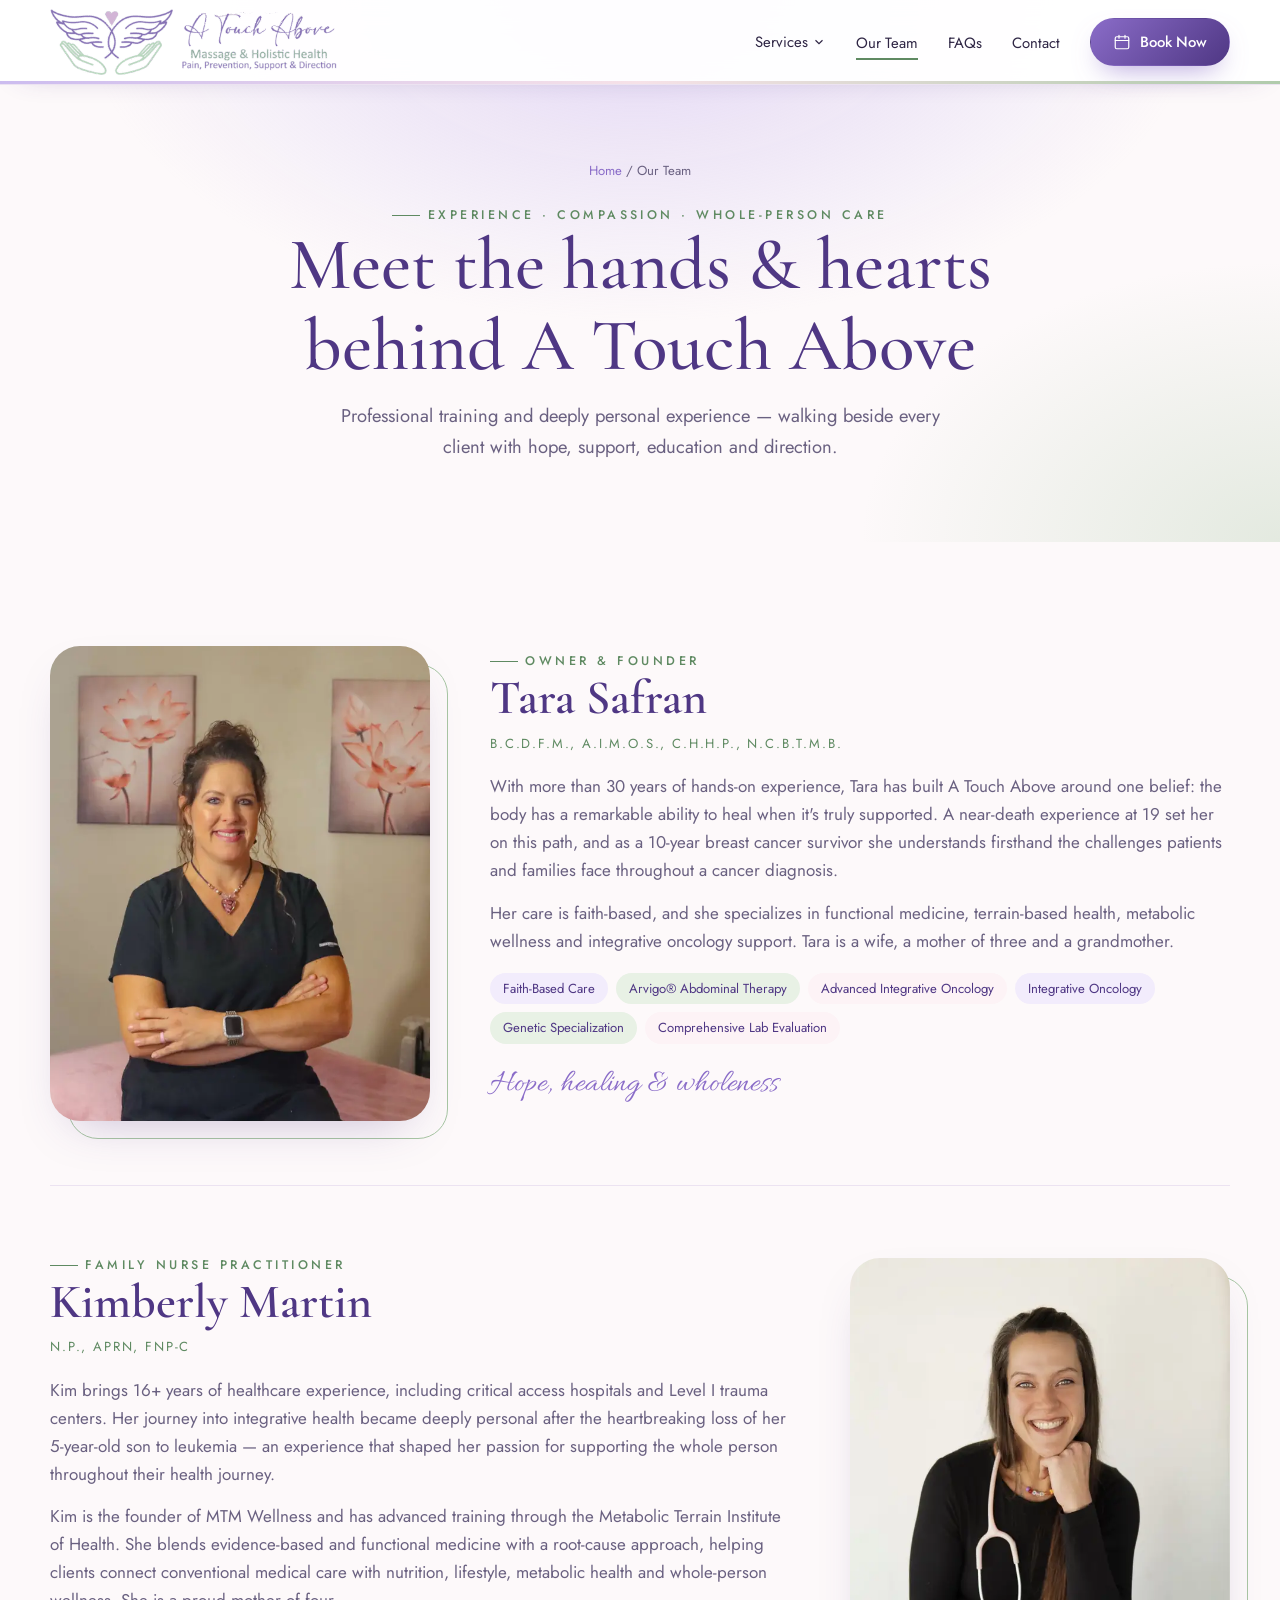
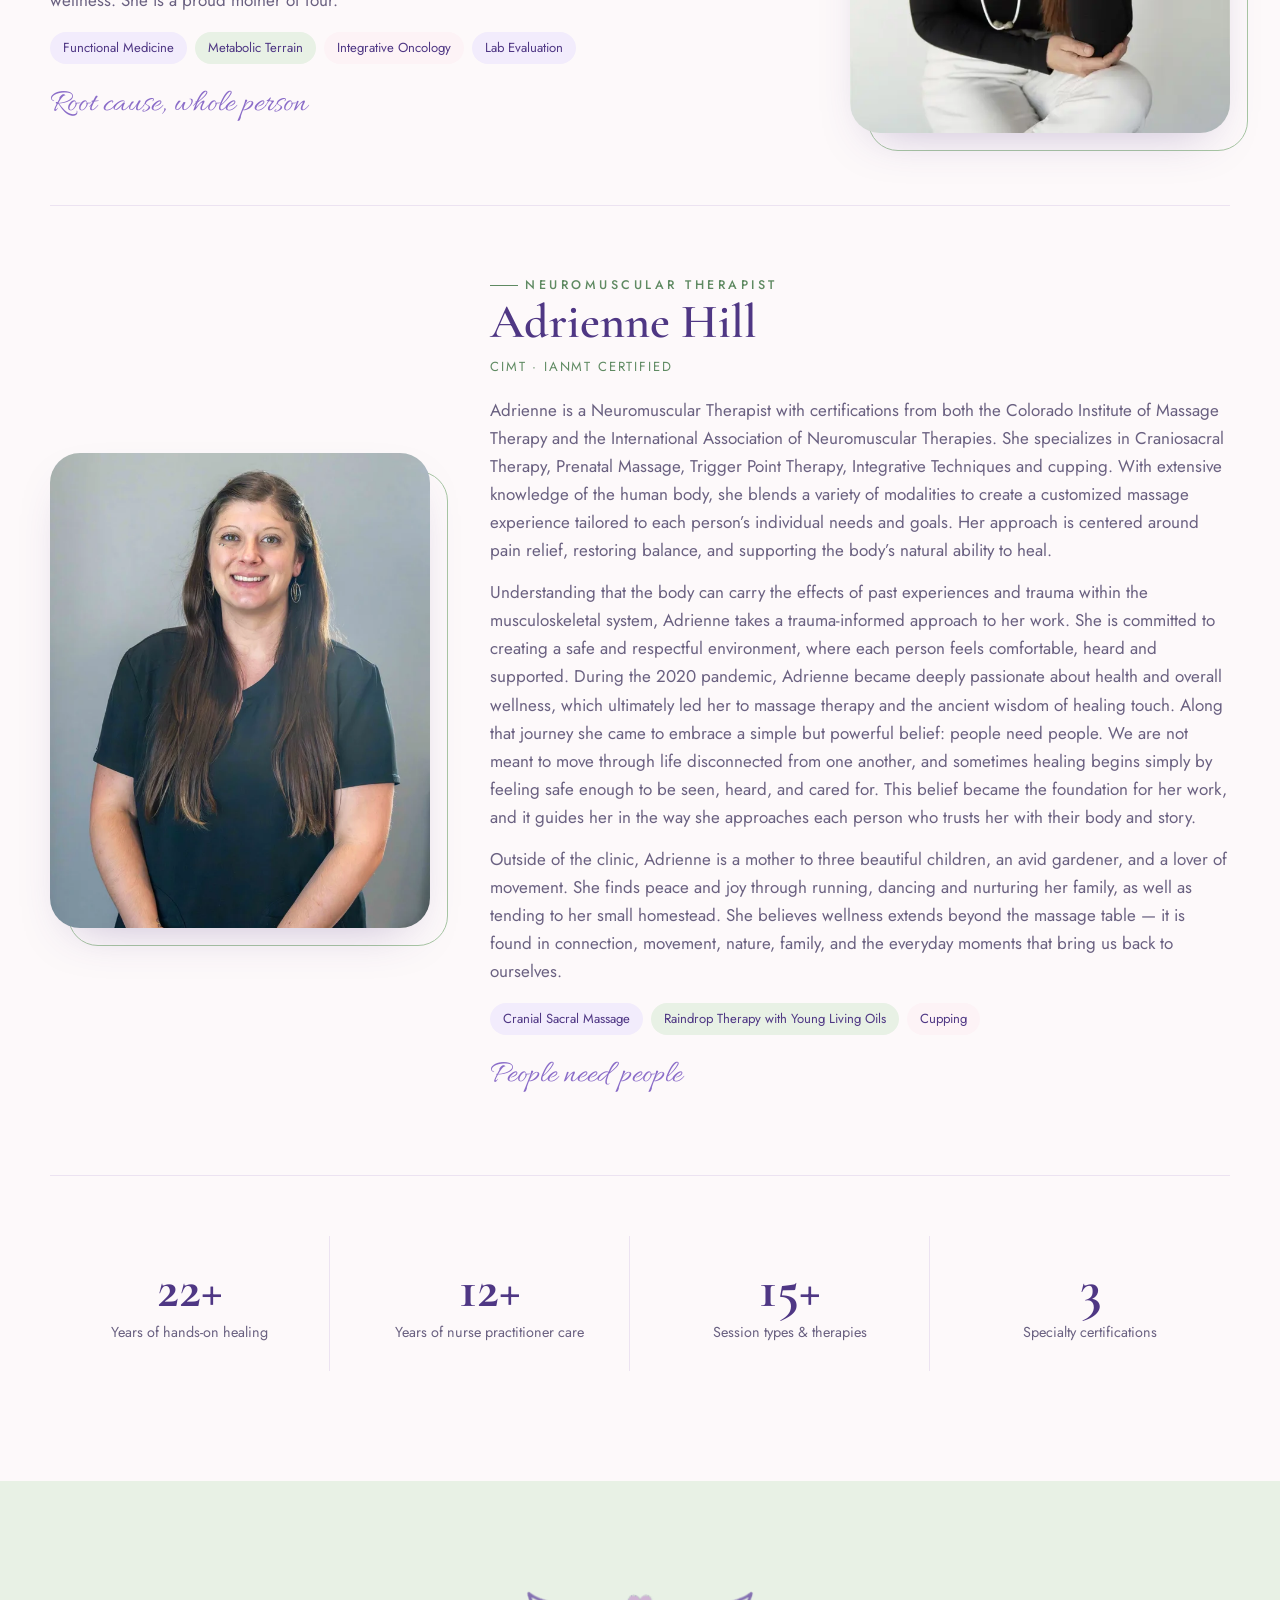
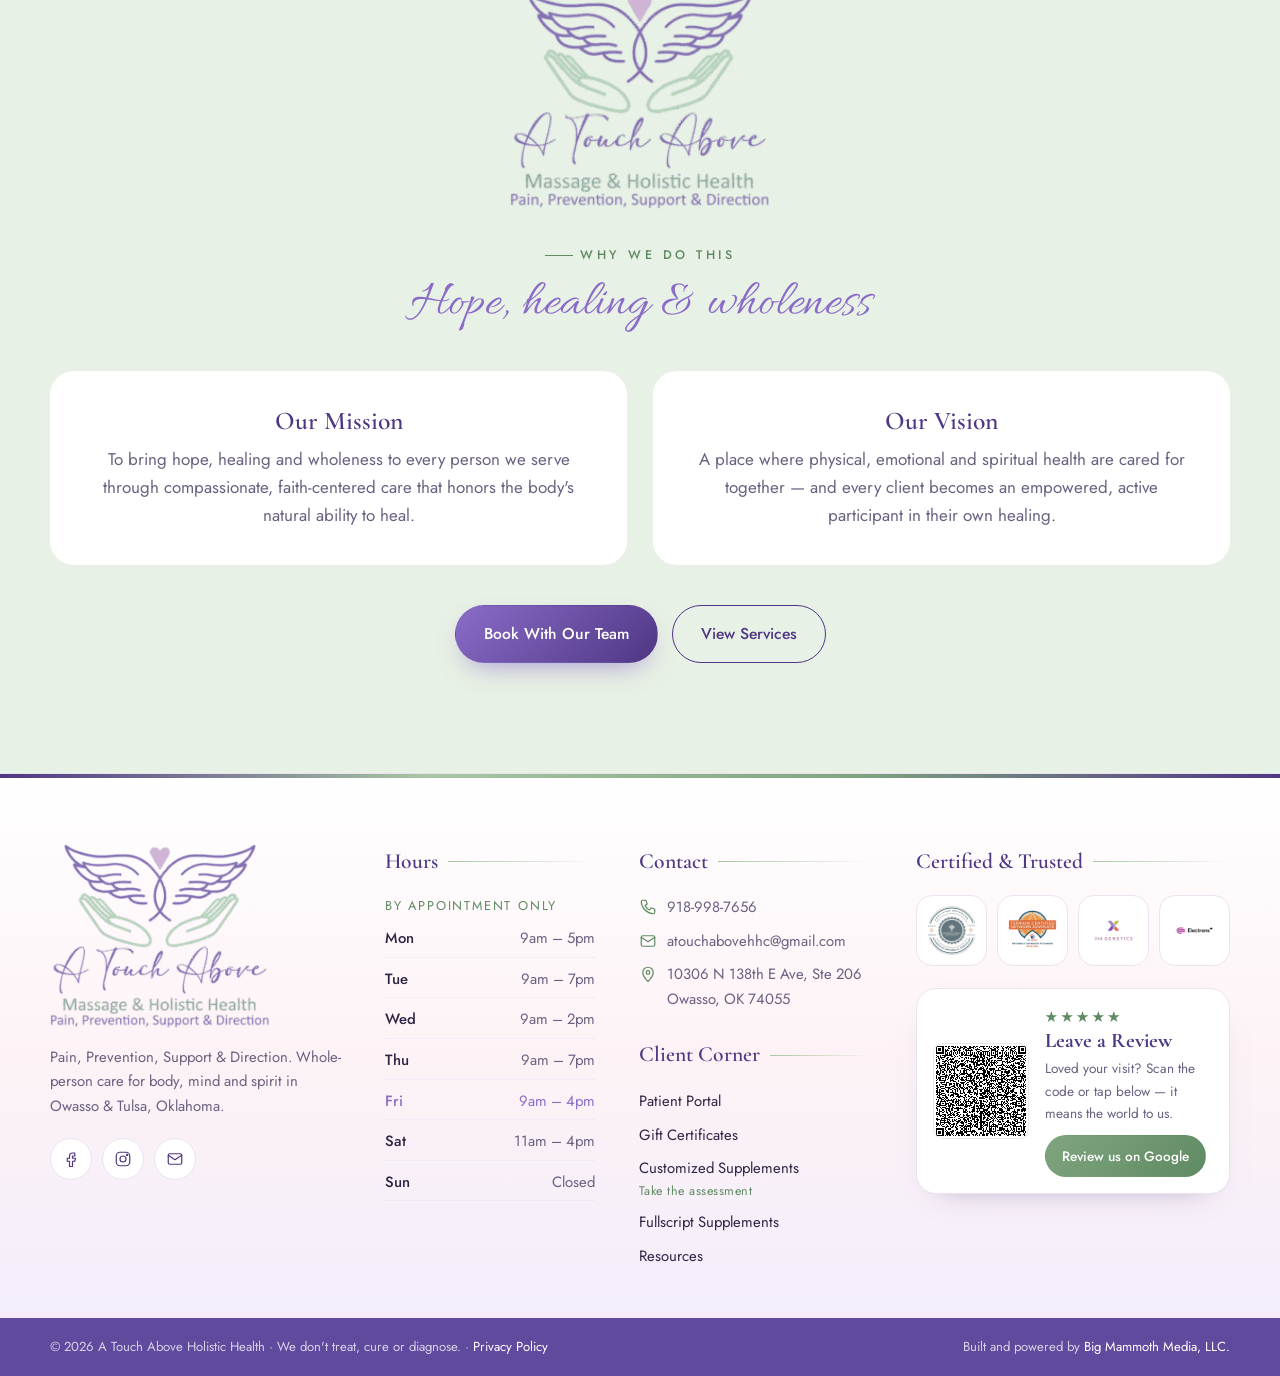
<file: team.html>
<!doctype html>
<html lang="en">
<head>
<meta charset="utf-8"><meta name="viewport" content="width=device-width,initial-scale=1">
<title>Our Team | A Touch Above Holistic Health</title>
<meta name="description" content="Meet Tara Safran, Kimberly Martin and Adrienne Hill — the experienced, compassionate team at A Touch Above Holistic Health in Owasso, OK.">
<link rel="icon" href="data:image/svg+xml,<svg xmlns='http://www.w3.org/2000/svg' viewBox='0 0 24 24'><path d='M12 20s-7-4.4-7-10a4 4 0 0 1 7-2.6A4 4 0 0 1 19 10c0 5.6-7 10-7 10Z' fill='%235b3f99'/></svg>">
<link rel="preconnect" href="https://fonts.googleapis.com"><link rel="preconnect" href="https://fonts.gstatic.com" crossorigin>
<link href="https://fonts.googleapis.com/css2?family=Allura&family=Cormorant+Garamond:ital,wght@0,500;0,600;1,500&family=Jost:wght@300;400;500&display=swap" rel="stylesheet">
<link rel="stylesheet" href="styles.css">
<link rel="stylesheet" href="v3.css">
<link rel="stylesheet" href="v4.css">
<link rel="stylesheet" href="v5.css">
<style>
.tara-video{margin:22px 0 0;max-width:560px}
.tara-video video{display:block;width:100%;max-height:560px;border-radius:22px;background:var(--lav-soft);box-shadow:var(--shadow);border:6px solid #fff;outline:1.5px solid var(--lav)}
.tara-video figcaption{margin-top:10px;font-size:.78rem;letter-spacing:.2em;text-transform:uppercase;color:var(--gold)}
@media(max-width:860px){.tara-video{margin-inline:auto}}
</style>
</head>
<body data-page="team">
<div id="nav"></div>
<header class="pagehero">
  <div class="wrap">
    <div class="crumb reveal"><a href="index.html">Home</a> / Our Team</div>
    <span class="eyebrow reveal">Experience · Compassion · Whole-Person Care</span>
    <h1 class="reveal d1">Meet the hands &amp; hearts<br>behind A Touch Above</h1>
    <p class="lead reveal d2">Professional training and deeply personal experience — walking beside every client with hope, support, education and direction.</p>
  </div>
</header>

<section style="padding-top:40px">
  <div class="wrap">
    <article class="bio reveal" id="tara">
      <div class="bio-img"><img src="img/tara.webp" alt="Tara Safran, owner of A Touch Above Holistic Health"></div>
      <div>
        <span class="eyebrow">Owner &amp; Founder</span>
        <h2>Tara Safran</h2>
        <div class="cred">B.C.D.F.M., A.I.M.O.S., C.H.H.P., N.C.B.T.M.B.</div>
        <p>With more than 30 years of hands-on experience, Tara has built A Touch Above around one belief: the body has a remarkable ability to heal when it's truly supported. A near-death experience at 19 set her on this path, and as a 10-year breast cancer survivor she understands firsthand the challenges patients and families face throughout a cancer diagnosis.</p>
        <p>Her care is faith-based, and she specializes in functional medicine, terrain-based health, metabolic wellness and integrative oncology support. Tara is a wife, a mother of three and a grandmother.</p>
        <div class="tags"><span>Faith-Based Care</span><span>Arvigo® Abdominal Therapy</span><span>Advanced Integrative Oncology</span><span>Integrative Oncology</span><span>Genetic Specialization</span><span>Comprehensive Lab Evaluation</span></div>
        <p class="quote">Hope, healing &amp; wholeness</p>
        <figure class="tara-video">
          <video controls playsinline preload="metadata" src="https://atouchabovehhc.com/wp-content/uploads/2026/02/ATA-Website-Video.mp4#t=0.1" onerror="this.closest('figure').remove()"></video>
          <figcaption>A message from Tara</figcaption>
        </figure>
      </div>
    </article>

    <article class="bio reveal" id="kim">
      <div class="bio-img"><img src="img/kim.webp" alt="Kimberly Martin, Family Nurse Practitioner"></div>
      <div>
        <span class="eyebrow">Family Nurse Practitioner</span>
        <h2>Kimberly Martin</h2>
        <div class="cred">N.P., APRN, FNP-C</div>
        <p>Kim brings 16+ years of healthcare experience, including critical access hospitals and Level I trauma centers. Her journey into integrative health became deeply personal after the heartbreaking loss of her 5-year-old son to leukemia — an experience that shaped her passion for supporting the whole person throughout their health journey.</p>
        <p>Kim is the founder of MTM Wellness and has advanced training through the Metabolic Terrain Institute of Health. She blends evidence-based and functional medicine with a root-cause approach, helping clients connect conventional medical care with nutrition, lifestyle, metabolic health and whole-person wellness. She is a proud mother of four.</p>
        <div class="tags"><span>Functional Medicine</span><span>Metabolic Terrain</span><span>Integrative Oncology</span><span>Lab Evaluation</span></div>
        <p class="quote">Root cause, whole person</p>
      </div>
    </article>

    <article class="bio reveal" id="adrienne">
      <div class="bio-img"><img src="img/adrienne.webp" alt="Adrienne Hill, Neuromuscular Therapist"></div>
      <div>
        <span class="eyebrow">Neuromuscular Therapist</span>
        <h2>Adrienne Hill</h2>
        <div class="cred">CIMT · IANMT Certified</div>
        <p>Adrienne is a Neuromuscular Therapist with certifications from both the Colorado Institute of Massage Therapy and the International Association of Neuromuscular Therapies. She specializes in Craniosacral Therapy, Prenatal Massage, Trigger Point Therapy, Integrative Techniques and cupping. With extensive knowledge of the human body, she blends a variety of modalities to create a customized massage experience tailored to each person&rsquo;s individual needs and goals. Her approach is centered around pain relief, restoring balance, and supporting the body&rsquo;s natural ability to heal.</p>
        <p>Understanding that the body can carry the effects of past experiences and trauma within the musculoskeletal system, Adrienne takes a trauma-informed approach to her work. She is committed to creating a safe and respectful environment, where each person feels comfortable, heard and supported. During the 2020 pandemic, Adrienne became deeply passionate about health and overall wellness, which ultimately led her to massage therapy and the ancient wisdom of healing touch. Along that journey she came to embrace a simple but powerful belief: people need people. We are not meant to move through life disconnected from one another, and sometimes healing begins simply by feeling safe enough to be seen, heard, and cared for. This belief became the foundation for her work, and it guides her in the way she approaches each person who trusts her with their body and story.</p>
        <p>Outside of the clinic, Adrienne is a mother to three beautiful children, an avid gardener, and a lover of movement. She finds peace and joy through running, dancing and nurturing her family, as well as tending to her small homestead. She believes wellness extends beyond the massage table &mdash; it is found in connection, movement, nature, family, and the everyday moments that bring us back to ourselves.</p>
        <div class="tags"><span>Cranial Sacral Massage</span><span>Raindrop Therapy with Young Living Oils</span><span>Cupping</span></div>
        <p class="quote">People need people</p>
      </div>
    </article>

    <div class="stats">
      <div class="stat"><strong data-count="30" data-suffix="+">0</strong><span>Years of hands-on healing</span></div>
      <div class="stat"><strong data-count="16" data-suffix="+">0</strong><span>Years of nurse practitioner care</span></div>
      <div class="stat"><strong data-count="20" data-suffix="+">0</strong><span>Session types &amp; therapies</span></div>
      <div class="stat"><strong data-count="4" data-suffix="">0</strong><span>Specialty certifications</span></div>
    </div>
  </div>
</section>

<section class="mission">
  <div class="wrap center">
    <img class="brand-big reveal" src="img/logo.png" alt="A Touch Above — Massage &amp; Holistic Health · Pain, Prevention, Support &amp; Direction" width="245" height="206" loading="lazy">
    <span class="eyebrow reveal">Why We Do This</span>
    <p class="script reveal" style="margin-top:14px">Hope, healing &amp; wholeness</p>
    <div class="mv">
      <div class="reveal"><h3>Our Mission</h3><p style="color:var(--muted)">To bring hope, healing and wholeness to every person we serve through compassionate, faith-centered care that honors the body's natural ability to heal.</p></div>
      <div class="reveal d1"><h3>Our Vision</h3><p style="color:var(--muted)">A place where physical, emotional and spiritual health are cared for together — and every client becomes an empowered, active participant in their own healing.</p></div>
    </div>
    <div class="cta-row" style="justify-content:center;margin-top:40px"><a class="btn btn-primary" href="https://blvd.app/@atouchaboveholistichealth/login" target="_blank" rel="noopener">Book With Our Team</a><a class="btn btn-ghost" href="services.html">View Services</a></div>
  </div>
</section>

<div id="footer"></div>
<script src="main.js"></script>
</body>
</html>
</file>
<file: styles.css>
:root{
  --plum:#3a2766; --plum-2:#5b3f99; --lav:#b9a6e3; --lav-soft:#efe9fa;
  --gold:#b98a3e; --gold-2:#d9b56f; --sage:#7fa57f; --sage-soft:#e6efe4;
  --cream:#fbf8f2; --ink:#2b2340; --muted:#6b6380; --line:#e7e0ef; --white:#fff;
  --r:22px; --shadow:0 20px 50px -24px rgba(58,39,102,.35);
  --serif:"Cormorant Garamond",Georgia,serif; --sans:"Jost",system-ui,sans-serif; --script:"Allura",cursive;
}
*{box-sizing:border-box;margin:0;padding:0}
html{scroll-behavior:smooth}
body{font-family:var(--sans);color:var(--ink);background:var(--cream);line-height:1.65;font-size:17px;overflow-x:hidden}
img{max-width:100%;display:block}
a{color:inherit}
.wrap{width:min(1180px,100% - 40px);margin-inline:auto}
h1,h2,h3,h4{font-family:var(--serif);font-weight:600;color:var(--plum);line-height:1.1}
h2{font-size:clamp(2.1rem,4.4vw,3.3rem)}
h3{font-size:1.6rem}
.eyebrow{font-size:.78rem;letter-spacing:.28em;text-transform:uppercase;color:var(--gold);font-weight:500;display:inline-flex;gap:.6em;align-items:center}
.eyebrow::before{content:"";width:28px;height:1px;background:var(--gold)}
.script{font-family:var(--script);font-weight:400;color:var(--plum-2);font-size:clamp(2.2rem,4vw,3.2rem);line-height:1}
.lead{font-size:1.15rem;color:var(--muted);max-width:640px}
.center{text-align:center}.center .lead{margin-inline:auto}
section{padding:110px 0;position:relative}
.diamond{display:flex;align-items:center;gap:12px;justify-content:center;margin:18px auto;color:var(--gold)}
.diamond::before,.diamond::after{content:"";height:1px;width:70px;background:linear-gradient(90deg,transparent,var(--gold-2))}
.diamond::after{transform:scaleX(-1)}
.diamond span{width:9px;height:9px;background:var(--gold);transform:rotate(45deg)}

/* buttons */
.btn{display:inline-flex;align-items:center;gap:.6em;padding:15px 28px;border-radius:999px;font-weight:500;text-decoration:none;font-size:.98rem;border:1.5px solid transparent;cursor:pointer;transition:.35s cubic-bezier(.2,.8,.2,1);font-family:var(--sans)}
.btn-primary{background:linear-gradient(135deg,var(--plum),var(--plum-2));color:#fff;box-shadow:0 12px 28px -12px rgba(91,63,153,.7)}
.btn-primary:hover{transform:translateY(-3px);box-shadow:0 18px 34px -12px rgba(91,63,153,.8)}
.btn-gold{background:linear-gradient(135deg,var(--gold),var(--gold-2));color:#fff}
.btn-gold:hover{transform:translateY(-3px)}
.btn-ghost{border-color:var(--plum);color:var(--plum);background:transparent}
.btn-ghost:hover{background:var(--plum);color:#fff}
.btn-light{border-color:rgba(255,255,255,.6);color:#fff}
.btn-light:hover{background:#fff;color:var(--plum)}
.btn svg{width:18px;height:18px}

/* nav */
.nav{position:fixed;inset:0 0 auto 0;z-index:50;transition:.4s}
.nav .wrap{display:flex;align-items:center;justify-content:space-between;height:84px;transition:.4s}
.nav.scrolled{background:rgba(251,248,242,.86);backdrop-filter:blur(14px);box-shadow:0 8px 30px -20px rgba(58,39,102,.4)}
.nav.scrolled .wrap{height:70px}
.brand{display:flex;align-items:center;gap:10px;text-decoration:none}
.brand svg{width:54px;height:44px}
.brand b{font-family:var(--script);font-weight:400;font-size:2rem;color:var(--plum);line-height:.9;display:block}
.brand small{display:block;font-size:.62rem;letter-spacing:.22em;text-transform:uppercase;color:var(--sage)}
.links{display:flex;gap:30px;align-items:center;list-style:none}
.links a{text-decoration:none;font-size:.93rem;position:relative;padding:6px 0}
.links a:not(.btn)::after{content:"";position:absolute;left:0;bottom:0;height:1.5px;width:100%;background:var(--gold);transform:scaleX(0);transform-origin:right;transition:transform .35s}
.links a:not(.btn):hover::after,.links a.active::after{transform:scaleX(1);transform-origin:left}
.links .btn{padding:11px 22px}
.burger{display:none;background:none;border:0;width:44px;height:44px;cursor:pointer;position:relative}
.burger span{position:absolute;left:10px;right:10px;height:2px;background:var(--plum);transition:.3s}
.burger span:nth-child(1){top:15px}.burger span:nth-child(2){top:21px}.burger span:nth-child(3){top:27px}
.nav.open .burger span:nth-child(1){top:21px;transform:rotate(45deg)}
.nav.open .burger span:nth-child(2){opacity:0}
.nav.open .burger span:nth-child(3){top:21px;transform:rotate(-45deg)}
@media(max-width:960px){
  .burger{display:block}
  .links{position:fixed;inset:70px 0 auto 0;flex-direction:column;background:var(--cream);padding:24px 20px 34px;gap:14px;box-shadow:0 30px 40px -30px rgba(0,0,0,.3);transform:translateY(-130%);transition:.45s;z-index:-1}
  .nav.open .links{transform:none}
  .nav.open{background:var(--cream)}
}

/* hero */
.hero{min-height:100vh;display:flex;align-items:center;padding:140px 0 90px;overflow:hidden;background:
 radial-gradient(1000px 600px at 85% 10%,rgba(185,166,227,.45),transparent 60%),
 radial-gradient(700px 500px at 0% 90%,rgba(127,165,127,.22),transparent 60%),
 radial-gradient(500px 400px at 50% 50%,rgba(217,181,111,.15),transparent 70%),var(--cream)}
.hero-grid{display:grid;grid-template-columns:1.15fr .85fr;gap:60px;align-items:center}
.hero h1{font-size:clamp(2.8rem,6.4vw,5.4rem);font-weight:500;letter-spacing:-.01em}
.hero h1 em{font-style:italic;color:var(--gold)}
.hero .lead{margin:24px 0 34px}
.rotator{display:inline-block;color:var(--plum-2);font-family:var(--script);font-size:1.4em;min-width:5ch;transition:opacity .4s,transform .4s}
.rotator.out{opacity:0;transform:translateY(10px)}
.cta-row{display:flex;gap:14px;flex-wrap:wrap}
.status{display:inline-flex;align-items:center;gap:10px;background:#fff;border:1px solid var(--line);padding:8px 16px;border-radius:999px;font-size:.88rem;margin-bottom:26px;box-shadow:var(--shadow)}
.status i{width:9px;height:9px;border-radius:50%;background:#bbb;position:relative}
.status.open i{background:#4caf6a}
.status.open i::after{content:"";position:absolute;inset:-5px;border-radius:50%;border:2px solid #4caf6a;animation:ping 1.8s infinite}
@keyframes ping{from{opacity:1;transform:scale(.5)}to{opacity:0;transform:scale(1.6)}}
.orb-stage{position:relative;aspect-ratio:1;max-width:480px;margin-left:auto;width:100%}
.orb{position:absolute;inset:8%;border-radius:50%;background:radial-gradient(circle at 35% 30%,#fff,var(--lav-soft) 40%,var(--lav) 100%);box-shadow:inset -30px -40px 80px rgba(91,63,153,.25),0 40px 90px -30px rgba(58,39,102,.5);display:grid;place-items:center;animation:float 7s ease-in-out infinite}
.orb svg{width:62%}
.ring{position:absolute;inset:0;border-radius:50%;border:1px dashed rgba(185,138,62,.5);animation:spin 60s linear infinite}
.ring.r2{inset:-6%;border:1px solid rgba(91,63,153,.15);animation-duration:90s;animation-direction:reverse}
.ring b{position:absolute;width:14px;height:14px;background:var(--gold);transform:rotate(45deg);top:-7px;left:calc(50% - 7px)}
.chip-float{position:absolute;background:#fff;padding:12px 18px;border-radius:16px;box-shadow:var(--shadow);font-size:.86rem;display:flex;gap:10px;align-items:center;animation:float 6s ease-in-out infinite}
.chip-float svg{width:26px;height:26px;color:var(--gold)}
.chip-float strong{display:block;font-family:var(--serif);font-size:1.15rem;color:var(--plum);line-height:1}
.cf1{top:6%;left:-6%}.cf2{bottom:12%;right:-4%;animation-delay:-2s}.cf3{bottom:-2%;left:6%;animation-delay:-4s}
@keyframes float{50%{transform:translateY(-14px)}}
@keyframes spin{to{transform:rotate(360deg)}}
@media(max-width:900px){.hero-grid{grid-template-columns:1fr}.orb-stage{max-width:360px;margin:20px auto 0}.cf1{left:0}.cf2{right:0}}

/* pillars marquee */
.marquee{background:var(--plum);color:#fff;padding:20px 0;overflow:hidden;white-space:nowrap}
.marquee div{display:inline-flex;gap:46px;animation:marq 34s linear infinite;font-family:var(--serif);font-size:1.5rem;font-style:italic}
.marquee span{display:inline-flex;align-items:center;gap:46px}
.marquee span::after{content:"";width:8px;height:8px;background:var(--gold-2);transform:rotate(45deg)}
@keyframes marq{to{transform:translateX(-50%)}}

/* pillars */
.pillars{display:grid;grid-template-columns:repeat(4,1fr);gap:22px;margin-top:56px}
.pillar{background:#fff;border-radius:var(--r);padding:34px 28px;border:1px solid var(--line);transition:.4s;position:relative;overflow:hidden}
.pillar::before{content:"";position:absolute;inset:auto -40% -60% auto;width:200px;height:200px;border-radius:50%;background:var(--lav-soft);transition:.5s;z-index:0}
.pillar:hover{transform:translateY(-8px);box-shadow:var(--shadow)}
.pillar:hover::before{transform:scale(2.6)}
.pillar>*{position:relative;z-index:1}
.pillar .ico{width:58px;height:58px;border-radius:50%;display:grid;place-items:center;background:var(--cream);border:1px solid var(--gold-2);color:var(--gold);margin-bottom:20px}
.pillar .ico svg{width:28px;height:28px}
.pillar h3{margin-bottom:8px}
.pillar p{color:var(--muted);font-size:.97rem}
@media(max-width:900px){.pillars{grid-template-columns:1fr 1fr}}
@media(max-width:560px){.pillars{grid-template-columns:1fr}}

/* services tabs */
.services{background:#fff}
.tabs{display:flex;flex-wrap:wrap;gap:10px;justify-content:center;margin:46px 0 36px}
.tab{border:1px solid var(--line);background:var(--cream);padding:11px 20px;border-radius:999px;cursor:pointer;font:inherit;font-size:.92rem;color:var(--ink);transition:.3s}
.tab:hover{border-color:var(--plum-2)}
.tab.active{background:var(--plum);color:#fff;border-color:var(--plum)}
.panel{display:none;background:var(--cream);border-radius:28px;padding:50px;border:1px solid var(--line)}
.panel.active{display:block;animation:fadeUp .5s ease}
.panel-head{display:grid;grid-template-columns:1.1fr .9fr;gap:40px;align-items:start;margin-bottom:28px}
.panel-head .checks{margin:0}
.panel .opts{grid-template-columns:1fr 1fr}
.panel-foot{margin-top:28px;padding-top:26px;border-top:1px dashed var(--gold-2);display:flex;align-items:center;justify-content:space-between;gap:20px;flex-wrap:wrap}
.panel-foot p{margin:0;font-family:var(--serif);font-size:1.3rem;color:var(--plum);font-style:italic}
@media(max-width:860px){.panel-head{grid-template-columns:1fr;gap:16px}.panel .opts{grid-template-columns:1fr}}
@keyframes fadeUp{from{opacity:0;transform:translateY(16px)}}
.panel h3{font-size:2.2rem;margin-bottom:12px}
.panel p{color:var(--muted);margin-bottom:16px}
.opts{display:grid;gap:12px}
.opt{background:#fff;border-radius:16px;padding:16px 20px;border:1px solid var(--line);display:flex;justify-content:space-between;gap:16px;align-items:center;transition:.3s}
.opt:hover{border-color:var(--gold-2);transform:translateX(4px)}
.opt b{font-weight:500;display:block}
.opt small{color:var(--muted);font-size:.86rem}
.opt .tag{font-size:.72rem;letter-spacing:.12em;text-transform:uppercase;color:var(--gold);white-space:nowrap}
.checks{list-style:none;display:grid;gap:8px;margin:14px 0 22px}
.checks li{padding-left:28px;position:relative}
.checks li::before{content:"";position:absolute;left:4px;top:.55em;width:10px;height:6px;border-left:2px solid var(--gold);border-bottom:2px solid var(--gold);transform:rotate(-45deg)}
.note{font-size:.85rem;background:var(--lav-soft);border-left:3px solid var(--plum-2);padding:12px 16px;border-radius:0 12px 12px 0;color:var(--plum)}
@media(max-width:860px){.panel{padding:30px 22px}}

/* feature split */
.feature{display:grid;grid-template-columns:1fr 1fr;gap:70px;align-items:center}
.feature-card{border-radius:30px;padding:50px;color:#fff;position:relative;overflow:hidden;min-height:440px;display:flex;flex-direction:column;justify-content:flex-end}
.fc-onc{background:linear-gradient(160deg,#4a3384 0%,#2d1f55 60%),var(--plum)}
.fc-pemf{background:linear-gradient(160deg,#c9a25b 0%,#8a6428 100%)}
.feature-card::before{content:"";position:absolute;width:420px;height:420px;border-radius:50%;border:1px solid rgba(255,255,255,.2);top:-160px;right:-140px;box-shadow:0 0 0 40px rgba(255,255,255,.04),0 0 0 90px rgba(255,255,255,.03)}
.feature-card h3{color:#fff;font-size:2.4rem;margin:10px 0}
.feature-card .script{color:#f3e7ff}
.feature-card p{opacity:.85}
.feature-card .eyebrow{color:var(--gold-2)}.feature-card .eyebrow::before{background:var(--gold-2)}
.fc-pemf .eyebrow{color:#fff}.fc-pemf .eyebrow::before{background:#fff}
.waves{position:absolute;inset:0;opacity:.35}
@media(max-width:900px){.feature{grid-template-columns:1fr;gap:40px}.feature-card{padding:34px;min-height:360px}}

/* quiz */
.quiz{background:linear-gradient(135deg,var(--plum) 0%,#24183f 100%);color:#fff;border-radius:34px;padding:60px;position:relative;overflow:hidden}
.quiz h2{color:#fff}
.quiz .lead{color:rgba(255,255,255,.75)}
.qstep{display:none;margin-top:30px}
.qstep.active{display:block;animation:fadeUp .5s}
.qstep h4{font-family:var(--serif);color:#fff;font-size:1.7rem;font-weight:500;margin-bottom:18px}
.qopts{display:grid;grid-template-columns:repeat(auto-fit,minmax(200px,1fr));gap:12px}
.qopt{background:rgba(255,255,255,.07);border:1px solid rgba(255,255,255,.2);color:#fff;padding:18px 20px;border-radius:16px;cursor:pointer;text-align:left;font:inherit;transition:.3s}
.qopt:hover{background:rgba(255,255,255,.16);border-color:var(--gold-2);transform:translateY(-3px)}
.qbar{height:4px;background:rgba(255,255,255,.15);border-radius:4px;margin-top:30px;overflow:hidden}
.qbar i{display:block;height:100%;width:0;background:var(--gold-2);transition:.5s}
.result{background:#fff;color:var(--ink);border-radius:22px;padding:30px}
.result h4{color:var(--plum)!important}
.result p{color:var(--muted);margin-bottom:18px}
@media(max-width:700px){.quiz{padding:36px 22px}}

/* team */
.team{display:grid;grid-template-columns:repeat(3,1fr);gap:26px;margin-top:56px}
.member{background:#fff;border-radius:26px;padding:34px 30px;border:1px solid var(--line);text-align:center;transition:.4s;display:flex;flex-direction:column}
.member:hover{box-shadow:var(--shadow);transform:translateY(-6px)}
.avatar{width:150px;height:150px;border-radius:50%;margin:0 auto 20px;padding:5px;background:conic-gradient(var(--gold-2),var(--lav),var(--sage),var(--gold-2));}
.avatar img,.avatar div{width:100%;height:100%;border-radius:50%;object-fit:cover;border:4px solid #fff;background:var(--lav-soft)}
.avatar div{display:grid;place-items:center;font-family:var(--script);font-size:3.4rem;color:var(--plum)}
.member h3{font-size:1.7rem}
.cred{font-size:.78rem;letter-spacing:.14em;text-transform:uppercase;color:var(--gold);margin:6px 0 14px}
.member p{color:var(--muted);font-size:.96rem}
.more{max-height:0;overflow:hidden;transition:max-height .5s ease;text-align:left}
.member.open .more{max-height:600px}
.more ul{margin:14px 0 0 18px;color:var(--muted);font-size:.93rem}
.toggle{margin-top:auto;padding-top:18px;background:none;border:0;color:var(--plum-2);font:inherit;font-weight:500;cursor:pointer;display:inline-flex;gap:6px;align-items:center;justify-content:center}
.toggle svg{width:16px;transition:.3s}
.member.open .toggle svg{transform:rotate(180deg)}
@media(max-width:900px){.team{grid-template-columns:1fr}}

/* stats */
.stats{display:grid;grid-template-columns:repeat(4,1fr);gap:20px;margin-top:60px}
.stat{text-align:center;padding:26px;border-right:1px solid var(--line)}
.stat:last-child{border:0}
.stat strong{font-family:var(--serif);font-size:3.4rem;color:var(--plum);display:block;line-height:1}
.stat span{color:var(--muted);font-size:.9rem}
@media(max-width:760px){.stats{grid-template-columns:1fr 1fr}.stat{border:0}}

/* mission */
.mission{background:var(--sage-soft)}
.mv{display:grid;grid-template-columns:1fr 1fr;gap:26px;margin-top:40px}
.mv div{background:#fff;padding:36px;border-radius:24px}
.mv h3{margin-bottom:10px}
@media(max-width:760px){.mv{grid-template-columns:1fr}}

/* faq */
.faq{max-width:860px;margin:50px auto 0}
.qa{border-bottom:1px solid var(--line)}
.qa button{width:100%;text-align:left;background:none;border:0;font:inherit;font-family:var(--serif);font-size:1.35rem;color:var(--plum);padding:24px 50px 24px 0;cursor:pointer;position:relative;font-weight:600}
.qa button::after{content:"+";position:absolute;right:6px;top:50%;transform:translateY(-50%);font-family:var(--sans);font-weight:300;font-size:1.8rem;color:var(--gold);transition:.3s}
.qa.open button::after{transform:translateY(-50%) rotate(45deg)}
.qa .ans{max-height:0;overflow:hidden;transition:max-height .45s ease;color:var(--muted)}
.qa .ans p{padding:0 0 24px}
.qa.open .ans{max-height:500px}

/* resources */
.res-grid{display:grid;grid-template-columns:repeat(auto-fit,minmax(240px,1fr));gap:18px;margin-top:46px}
.res{background:#fff;border:1px solid var(--line);border-radius:20px;padding:26px;text-decoration:none;transition:.35s;display:block}
.res:hover{border-color:var(--gold-2);transform:translateY(-5px);box-shadow:var(--shadow)}
.res small{color:var(--gold);letter-spacing:.14em;text-transform:uppercase;font-size:.72rem}
.res h4{font-family:var(--serif);font-size:1.35rem;color:var(--plum);margin:6px 0}
.res p{color:var(--muted);font-size:.92rem}

/* contact */
.contact{background:var(--plum);color:#fff;overflow:hidden}
.contact h2,.contact h3{color:#fff}
.contact-grid{display:grid;grid-template-columns:1fr 1fr;gap:60px}
.cinfo{display:grid;gap:18px;margin:30px 0}
.cinfo a,.cinfo div{display:flex;gap:16px;align-items:flex-start;text-decoration:none;color:rgba(255,255,255,.9)}
.cinfo svg{width:22px;height:22px;flex:none;color:var(--gold-2);margin-top:3px}
.hours{background:rgba(255,255,255,.06);border:1px solid rgba(255,255,255,.15);border-radius:24px;padding:34px}
.hours table{width:100%;border-collapse:collapse;margin-top:16px}
.hours td{padding:12px 6px;border-bottom:1px solid rgba(255,255,255,.1)}
.hours td:last-child{text-align:right;color:rgba(255,255,255,.8)}
.hours tr.today td{color:var(--gold-2);font-weight:500}
.hours tr.today td:first-child::before{content:"● ";font-size:.7em}
.map{border-radius:24px;overflow:hidden;margin-top:22px;height:220px;border:1px solid rgba(255,255,255,.15)}
.map iframe{width:100%;height:100%;border:0;filter:grayscale(.3) contrast(1.05)}
@media(max-width:860px){.contact-grid{grid-template-columns:1fr}}

/* footer */
footer{background:linear-gradient(180deg,#fff 0%,var(--lav-soft) 100%);color:var(--ink);font-size:.93rem;position:relative;border-top:1px solid var(--line)}
footer::before{content:"";position:absolute;inset:0 0 auto 0;height:4px;background:linear-gradient(90deg,var(--plum),var(--gold-2),var(--sage),var(--plum))}
.ftop{padding:70px 0 50px}
.fgrid{display:grid;grid-template-columns:1.25fr .9fr 1fr 1.35fr;gap:44px}
footer h5{font-family:var(--serif);color:var(--plum);font-size:1.35rem;margin-bottom:16px;font-weight:600;display:flex;align-items:center;gap:10px}
footer h5::after{content:"";flex:1;height:1px;background:linear-gradient(90deg,var(--gold-2),transparent)}
footer ul{list-style:none;display:grid;gap:9px}
footer a{text-decoration:none;transition:color .25s}footer a:hover{color:var(--plum-2)}
.flogo{display:block;width:170px;margin-bottom:16px}
.flogo img{width:100%;height:auto}
.flogo .fallback{display:none}
.fabout{color:var(--muted);max-width:300px}
.fhours li{display:flex;justify-content:space-between;gap:12px;border-bottom:1px dotted var(--line);padding-bottom:6px;color:var(--muted)}
.fhours li b{font-weight:500;color:var(--ink)}
.fhours li.today{color:var(--plum-2)}.fhours li.today b{color:var(--plum-2)}
.fnote{font-size:.8rem;letter-spacing:.14em;text-transform:uppercase;color:var(--gold);margin-bottom:10px}
.fcontact li{display:flex;gap:10px;align-items:flex-start;color:var(--muted)}
.fcontact svg{width:18px;height:18px;color:var(--gold);flex:none;margin-top:3px}
.social{display:flex;gap:10px;margin-top:20px}
.social a{width:42px;height:42px;border-radius:50%;background:#fff;border:1px solid var(--line);display:grid;place-items:center;transition:.3s;color:var(--plum)}
.social a:hover{background:var(--plum);border-color:var(--plum);color:#fff;transform:translateY(-3px)}
.social svg{width:18px;height:18px}
.badges{display:grid;grid-template-columns:repeat(4,1fr);gap:10px;margin-bottom:22px}
.badge{background:#fff;border:1px solid var(--line);border-radius:16px;aspect-ratio:1;display:grid;place-items:center;padding:10px;transition:.3s}
.badge:hover{transform:translateY(-4px);box-shadow:var(--shadow)}
.badge img{max-width:100%;max-height:100%;object-fit:contain}
.badge.wide{grid-column:span 2;aspect-ratio:auto}
.review{display:flex;gap:16px;align-items:center;background:#fff;border:1px solid var(--line);border-radius:20px;padding:16px;box-shadow:0 14px 30px -24px rgba(58,39,102,.5)}
.review img{width:96px;height:96px;border-radius:10px;flex:none;image-rendering:pixelated;border:1px solid var(--line)}
.review b{font-family:var(--serif);font-size:1.3rem;color:var(--plum);display:block;line-height:1.1}
.review .stars{color:var(--gold);letter-spacing:2px;font-size:.95rem}
.review p{font-size:.85rem;color:var(--muted);margin:4px 0 10px}
.review .btn{padding:9px 16px;font-size:.85rem}
.legal{background:var(--plum);color:rgba(255,255,255,.75);font-size:.82rem}
.legal .wrap{display:flex;justify-content:space-between;gap:16px;flex-wrap:wrap;padding:18px 0}
.legal a{color:#fff}.legal a:hover{color:var(--gold-2)}
@media(max-width:1000px){.fgrid{grid-template-columns:1fr 1fr}}
@media(max-width:560px){.fgrid{grid-template-columns:1fr}.badges{grid-template-columns:repeat(4,1fr)}}

/* sub-page hero */
.subhero{padding:170px 0 100px;text-align:center;overflow:hidden;background:
 radial-gradient(800px 500px at 50% 0%,rgba(185,166,227,.5),transparent 70%),
 radial-gradient(600px 400px at 100% 100%,rgba(217,181,111,.25),transparent 70%),var(--cream)}
.subhero h1{font-size:clamp(2.8rem,7vw,5.6rem);font-weight:500}
.subhero h1 .g{color:var(--gold);display:block}
.subhero .script{margin:16px 0}
.pillrow{display:flex;gap:14px;justify-content:center;flex-wrap:wrap;margin:22px 0 34px;font-size:.8rem;letter-spacing:.24em;text-transform:uppercase;color:var(--plum)}
.pillrow span{display:inline-flex;gap:14px;align-items:center}
.pillrow span+span::before{content:"";width:7px;height:7px;background:var(--gold);transform:rotate(45deg)}

/* journey stepper */
.journey{display:grid;grid-template-columns:320px 1fr;gap:40px;margin-top:56px;align-items:start}
.jsteps{display:grid;gap:10px;position:relative}
.jstep{display:flex;gap:16px;align-items:center;padding:18px 20px;border-radius:18px;background:#fff;border:1px solid var(--line);cursor:pointer;text-align:left;font:inherit;transition:.3s;color:var(--ink)}
.jstep .ico{width:46px;height:46px;border-radius:50%;flex:none;display:grid;place-items:center;border:1px solid var(--gold-2);color:var(--gold);background:var(--cream)}
.jstep .ico svg{width:22px;height:22px}
.jstep b{font-family:var(--serif);font-size:1.25rem;color:var(--plum)}
.jstep.active{background:var(--plum);border-color:var(--plum)}
.jstep.active b{color:#fff}
.jstep.active .ico{background:var(--gold);color:#fff;border-color:var(--gold)}
.jpanel{background:#fff;border-radius:28px;padding:46px;border:1px solid var(--line);min-height:100%;display:none}
.jpanel.active{display:block;animation:fadeUp .5s}
.jpanel h3{font-size:2.3rem}
.jpanel .sub{font-style:italic;color:var(--gold);font-family:var(--serif);font-size:1.25rem;margin:6px 0 16px}
.jpanel p{color:var(--muted)}
@media(max-width:860px){.journey{grid-template-columns:1fr}.jpanel{padding:30px 24px}}

/* terrain grid */
.terrain{display:grid;grid-template-columns:repeat(5,1fr);gap:14px;margin-top:46px}
.tile{background:#fff;border:1px solid var(--line);border-radius:20px;padding:22px 12px;text-align:center;cursor:pointer;transition:.3s;font:inherit;color:var(--ink)}
.tile .ico{width:58px;height:58px;margin:0 auto 12px;border-radius:50%;display:grid;place-items:center;background:var(--cream);border:1px solid var(--gold-2);color:var(--gold);transition:.3s}
.tile .ico svg{width:26px;height:26px}
.tile span{font-size:.88rem;line-height:1.3;display:block}
.tile:hover,.tile.active{border-color:var(--plum-2);transform:translateY(-4px);box-shadow:var(--shadow)}
.tile.active .ico{background:var(--plum);color:#fff;border-color:var(--plum)}
.tinfo{margin-top:24px;background:var(--lav-soft);border-radius:20px;padding:24px 28px;display:flex;gap:18px;align-items:center;min-height:90px}
.tinfo b{font-family:var(--serif);font-size:1.4rem;color:var(--plum);white-space:nowrap}
.tinfo p{color:var(--plum);margin:0}
@media(max-width:860px){.terrain{grid-template-columns:repeat(3,1fr)}.tinfo{flex-direction:column;align-items:flex-start}}
@media(max-width:480px){.terrain{grid-template-columns:repeat(2,1fr)}}

.goal{background:linear-gradient(135deg,var(--plum-2),var(--plum));color:#fff;border-radius:28px;padding:50px;text-align:center;margin-top:50px}
.goal h3{color:#fff;font-size:2.4rem;letter-spacing:.06em;text-transform:uppercase}
.goal p{max-width:620px;margin:10px auto 0;opacity:.9;font-size:1.1rem}

/* personalized list */
.plist{display:grid;gap:16px;margin-top:40px}
.pitem{display:grid;grid-template-columns:70px 1fr;gap:22px;align-items:start;background:#fff;border-radius:22px;padding:26px 30px;border:1px solid var(--line);transition:.35s}
.pitem:hover{border-color:var(--gold-2);transform:translateX(6px)}
.pitem .ico{width:62px;height:62px;border-radius:50%;display:grid;place-items:center;background:var(--cream);border:1px solid var(--gold-2);color:var(--gold)}
.pitem .ico svg{width:28px}
.pitem h4{font-family:var(--serif);font-size:1.45rem;color:var(--plum);margin-bottom:4px;letter-spacing:.02em}
.pitem p{color:var(--muted);font-size:.97rem}
.tags{display:flex;flex-wrap:wrap;gap:8px;margin-top:12px}
.tags span{background:var(--lav-soft);color:var(--plum);padding:5px 13px;border-radius:999px;font-size:.82rem}

.cards2{display:grid;grid-template-columns:1fr 1fr;gap:24px;margin-top:40px}
.card{background:#fff;border-radius:24px;padding:34px;border:1px solid var(--line)}
.card .ico{width:56px;height:56px;border-radius:50%;display:grid;place-items:center;background:var(--cream);border:1px solid var(--gold-2);color:var(--gold);margin-bottom:16px}
.card .ico svg{width:26px}
.card h3{margin-bottom:8px}
.card p{color:var(--muted)}
@media(max-width:760px){.cards2{grid-template-columns:1fr}}

.banner{background:linear-gradient(135deg,var(--plum),#24183f);color:#fff;border-radius:34px;padding:64px 50px;text-align:center;position:relative;overflow:hidden}
.banner h2{color:#fff}
.banner .script{color:var(--gold-2)}
.banner p{opacity:.85;max-width:600px;margin:14px auto 28px}
.banner .cta-row{justify-content:center}

/* pemf */
.uses{display:grid;grid-template-columns:repeat(5,1fr);gap:16px;margin-top:40px}
.use{text-align:center;padding:26px 12px;background:#fff;border-radius:20px;border:1px solid var(--line);transition:.35s}
.use:hover{transform:translateY(-6px);box-shadow:var(--shadow)}
.use .ico{width:64px;height:64px;margin:0 auto 12px;border-radius:50%;display:grid;place-items:center;border:1px solid var(--gold-2);color:var(--gold);background:var(--cream)}
.use .ico svg{width:30px}
.use span{font-size:.82rem;letter-spacing:.1em;text-transform:uppercase;color:var(--plum);font-weight:500}
@media(max-width:860px){.uses{grid-template-columns:repeat(2,1fr)}}

.tech{display:grid;grid-template-columns:1fr 1fr;gap:60px;align-items:center}
.techwheel{position:relative;aspect-ratio:1;max-width:460px;width:100%;margin:auto}
.techwheel .core{position:absolute;inset:32%;border-radius:50%;background:radial-gradient(circle at 35% 30%,#fff,var(--gold-2));display:grid;place-items:center;text-align:center;font-family:var(--serif);color:var(--plum);font-weight:600;font-size:1.3rem;box-shadow:0 0 0 14px rgba(217,181,111,.18),0 0 0 30px rgba(217,181,111,.08);line-height:1.1}
.techwheel .core small{display:block;font-family:var(--sans);font-size:.7rem;letter-spacing:.2em;text-transform:uppercase;color:var(--plum-2);font-weight:400;margin-top:4px}
.tnode{position:absolute;width:96px;height:96px;margin:-48px;border-radius:50%;background:#fff;border:1px solid var(--line);display:grid;place-items:center;text-align:center;font-size:.72rem;line-height:1.2;padding:10px;cursor:pointer;transition:.35s;box-shadow:0 10px 30px -18px rgba(58,39,102,.5);color:var(--plum);font-weight:500}
.tnode:hover,.tnode.active{background:var(--plum);color:#fff;transform:scale(1.1)}
.tdesc{background:#fff;border-radius:22px;padding:30px;border:1px solid var(--line);margin-top:22px;min-height:150px}
.tdesc h4{font-family:var(--serif);font-size:1.5rem;color:var(--plum)}
.tdesc p{color:var(--muted)}
@media(max-width:860px){.tech{grid-template-columns:1fr}.tnode{width:80px;height:80px;margin:-40px;font-size:.64rem}}

.devtabs{display:flex;gap:10px;justify-content:center;flex-wrap:wrap;margin:40px 0 30px}
.device{display:none;grid-template-columns:.9fr 1.1fr;gap:50px;align-items:center;background:#fff;border-radius:30px;padding:50px;border:1px solid var(--line)}
.device.active{display:grid;animation:fadeUp .5s}
.device .art{aspect-ratio:1;border-radius:24px;background:radial-gradient(circle at 50% 40%,#fff,var(--lav-soft) 60%,var(--lav));display:grid;place-items:center;position:relative;overflow:hidden}
.device .art svg{width:70%}
.device h3{font-size:2.3rem}
.device .sub{font-family:var(--serif);font-style:italic;color:var(--gold);font-size:1.3rem;margin:4px 0 14px}
.device p{color:var(--muted)}
.device h5{font-size:.8rem;letter-spacing:.18em;text-transform:uppercase;color:var(--plum);margin-top:18px}
@media(max-width:860px){.device{grid-template-columns:1fr;padding:28px 22px}}

.benefits{display:grid;grid-template-columns:repeat(3,1fr);gap:20px;margin-top:40px}
.ben{background:#fff;border-radius:22px;padding:30px;border:1px solid var(--line);transition:.35s}
.ben:hover{transform:translateY(-5px);box-shadow:var(--shadow)}
.ben .ico{width:52px;height:52px;border-radius:50%;display:grid;place-items:center;background:var(--gold);color:#fff;margin-bottom:14px}
.ben .ico svg{width:24px}
.ben h4{font-family:var(--serif);font-size:1.35rem;color:var(--plum);margin-bottom:6px}
.ben p{color:var(--muted);font-size:.95rem}
@media(max-width:860px){.benefits{grid-template-columns:1fr}}

.split{display:grid;grid-template-columns:1fr 1fr;gap:60px;align-items:center}
@media(max-width:860px){.split{grid-template-columns:1fr;gap:34px}}

/* reveal */
.reveal{opacity:0;transform:translateY(34px);transition:opacity .9s ease,transform .9s cubic-bezier(.2,.8,.2,1)}
.reveal.in{opacity:1;transform:none}
.d1{transition-delay:.1s}.d2{transition-delay:.2s}.d3{transition-delay:.3s}
@media(prefers-reduced-motion:reduce){*{animation:none!important;transition:none!important}.reveal{opacity:1;transform:none}}

.floatbtn{position:fixed;right:20px;bottom:20px;z-index:40;width:58px;height:58px;border-radius:50%;background:var(--gold);color:#fff;display:grid;place-items:center;box-shadow:0 14px 30px -10px rgba(185,138,62,.8);transform:scale(0);transition:.4s}
.floatbtn.show{transform:scale(1)}
.floatbtn svg{width:24px}
.disclaimer{font-size:.82rem;color:var(--muted);text-align:center;max-width:760px;margin:30px auto 0;font-style:italic}

/* ---- v2 additions ---- */
.has-drop{position:relative}
.has-drop>a{display:inline-flex;align-items:center;gap:4px}
.has-drop>a svg{width:14px;height:14px;transition:.3s}
.drop{position:absolute;top:calc(100% + 14px);left:50%;transform:translate(-50%,8px);background:#fff;border:1px solid var(--line);border-radius:18px;box-shadow:var(--shadow);padding:10px;min-width:260px;list-style:none;opacity:0;visibility:hidden;transition:.25s}
.drop::before{content:"";position:absolute;top:-16px;left:0;right:0;height:16px}
.has-drop:hover .drop,.has-drop:focus-within .drop{opacity:1;visibility:visible;transform:translate(-50%,0)}
.has-drop:hover>a svg{transform:rotate(180deg)}
.drop a{display:flex;gap:12px;align-items:center;padding:10px 12px;border-radius:12px}
.drop a::after{display:none}
.drop a:hover{background:var(--lav-soft)}
.drop a small{display:block;color:var(--muted);font-size:.75rem}
.drop .di{width:34px;height:34px;border-radius:50%;background:var(--cream);border:1px solid var(--gold-2);color:var(--gold);display:grid;place-items:center;flex:none}
.drop .di svg{width:17px;height:17px}
@media(max-width:960px){.drop{position:static;transform:none;opacity:1;visibility:visible;box-shadow:none;border:0;padding:4px 0 0 14px;min-width:0}.has-drop>a svg{display:none}.links{max-height:calc(100vh - 70px);overflow:auto}}

.pagehero{padding:160px 0 80px;text-align:center;background:radial-gradient(800px 460px at 50% 0%,rgba(185,166,227,.5),transparent 70%),radial-gradient(600px 400px at 100% 100%,rgba(217,181,111,.22),transparent 70%),var(--cream)}
.pagehero h1{font-size:clamp(2.6rem,6vw,4.6rem);font-weight:500}
.pagehero .lead{margin:14px auto 0}
.crumb{font-size:.82rem;color:var(--muted);margin-bottom:14px}.crumb a{color:var(--plum-2);text-decoration:none}

.snip-grid{display:grid;grid-template-columns:repeat(3,1fr);gap:20px;margin-top:46px}
.snip{background:#fff;border:1px solid var(--line);border-radius:24px;padding:30px;text-decoration:none;display:flex;flex-direction:column;transition:.35s;position:relative;overflow:hidden}
.snip:hover{transform:translateY(-6px);box-shadow:var(--shadow);border-color:var(--gold-2)}
.snip .ico{width:54px;height:54px;border-radius:50%;display:grid;place-items:center;background:var(--cream);border:1px solid var(--gold-2);color:var(--gold);margin-bottom:16px;transition:.35s}
.snip:hover .ico{background:var(--plum);color:#fff;border-color:var(--plum)}
.snip .ico svg{width:26px}
.snip h3{margin-bottom:6px}
.snip p{color:var(--muted);font-size:.95rem;flex:1}
.snip .more-link{margin-top:16px;color:var(--plum-2);font-weight:500;font-size:.92rem;display:inline-flex;gap:6px;align-items:center}
.snip .more-link svg{width:16px;transition:.3s}
.snip:hover .more-link svg{transform:translateX(5px)}
.see-all{text-align:center;margin-top:36px}
@media(max-width:900px){.snip-grid{grid-template-columns:1fr 1fr}}
@media(max-width:560px){.snip-grid{grid-template-columns:1fr}}

.team-snip{display:grid;grid-template-columns:repeat(3,1fr);gap:24px;margin-top:46px}
.tcard{position:relative;border-radius:26px;overflow:hidden;aspect-ratio:4/5;text-decoration:none;display:block;box-shadow:var(--shadow)}
.tcard img{width:100%;height:100%;object-fit:cover;transition:transform .7s}
.tcard:hover img{transform:scale(1.06)}
.tcard .cap{position:absolute;inset:auto 0 0 0;padding:70px 24px 22px;background:linear-gradient(180deg,transparent,rgba(36,24,63,.92));color:#fff}
.tcard .cap b{font-family:var(--serif);font-size:1.7rem;display:block;font-weight:600}
.tcard .cap span{font-size:.75rem;letter-spacing:.14em;text-transform:uppercase;color:var(--gold-2)}
@media(max-width:860px){.team-snip{grid-template-columns:1fr;max-width:380px;margin-inline:auto}}

.bio{display:grid;grid-template-columns:380px 1fr;gap:60px;align-items:center;padding:60px 0;border-bottom:1px solid var(--line)}
.bio:last-child{border:0}
.bio:nth-child(even){grid-template-columns:1fr 380px}
.bio:nth-child(even) .bio-img{order:2}
.bio-img{position:relative}
.bio-img img{width:100%;aspect-ratio:4/5;object-fit:cover;border-radius:30px;box-shadow:var(--shadow);position:relative;z-index:1}
.bio-img::before{content:"";position:absolute;inset:18px -18px -18px 18px;border:1.5px solid var(--gold-2);border-radius:30px}
.bio h2{font-size:clamp(2.2rem,4vw,3rem)}
.bio .cred{font-size:.82rem;margin:8px 0 18px}
.bio p{color:var(--muted);margin-bottom:14px}
.bio .tags{margin:18px 0 0}
.bio .quote{font-family:var(--script);font-size:2rem;color:var(--plum-2);margin-top:14px}
@media(max-width:860px){.bio,.bio:nth-child(even){grid-template-columns:1fr;gap:34px}.bio:nth-child(even) .bio-img{order:0}.bio-img{max-width:340px;margin:0 auto}}

.faq-tabs{display:flex;gap:10px;justify-content:center;flex-wrap:wrap;margin-top:40px}
.faq-group{display:none}.faq-group.active{display:block;animation:fadeUp .5s}
.faq-search{max-width:520px;margin:26px auto 0;position:relative}
.faq-search input{width:100%;padding:16px 22px 16px 50px;border-radius:999px;border:1px solid var(--line);font:inherit;background:#fff;outline:none;transition:.3s}
.faq-search input:focus{border-color:var(--plum-2);box-shadow:0 0 0 4px var(--lav-soft)}
.faq-search svg{position:absolute;left:18px;top:50%;transform:translateY(-50%);width:20px;color:var(--gold)}
.qa.hide{display:none}

.coming{display:flex;gap:18px;align-items:center;background:linear-gradient(135deg,var(--lav-soft),#fff);border:1px dashed var(--plum-2);border-radius:22px;padding:26px 30px;margin-top:40px}
.coming .ico{width:56px;height:56px;border-radius:50%;background:var(--plum);color:#fff;display:grid;place-items:center;flex:none}
.coming .ico svg{width:26px}
.coming h4{font-family:var(--serif);font-size:1.5rem;color:var(--plum)}
.coming p{color:var(--muted);margin:0}
.steps{display:grid;grid-template-columns:repeat(4,1fr);gap:18px;margin-top:46px;counter-reset:s}
.step{background:#fff;border:1px solid var(--line);border-radius:22px;padding:28px 24px;position:relative;counter-increment:s}
.step::before{content:"0" counter(s);font-family:var(--serif);font-size:2.6rem;color:var(--gold-2);line-height:1;display:block;margin-bottom:10px}
.step h4{font-family:var(--serif);font-size:1.35rem;color:var(--plum);margin-bottom:6px}
.step p{color:var(--muted);font-size:.94rem}
@media(max-width:900px){.steps{grid-template-columns:1fr 1fr}}
@media(max-width:520px){.steps{grid-template-columns:1fr}}
.compare{display:grid;grid-template-columns:1fr 1fr;gap:24px;margin-top:40px}
.compare>div{border-radius:24px;padding:34px}
.compare .a{background:#fff;border:1px solid var(--line)}
.compare .b{background:linear-gradient(135deg,var(--plum),#2d1f55);color:#fff}
.compare .b h3{color:#fff}.compare .b .checks li::before{border-color:var(--gold-2)}
.compare h3{margin-bottom:12px}
@media(max-width:760px){.compare{grid-template-columns:1fr}}
.prose{max-width:800px;margin:0 auto}
.prose h2{font-size:1.8rem;margin:40px 0 12px}
.prose p,.prose li{color:var(--muted)}
.prose ul{margin:10px 0 0 22px;display:grid;gap:6px}
</file>
<file: v3.css>
/* ---- v3: client comment fixes + mobile polish ---- */

/* header: the real horizontal logo, cropped to its artwork */
.brand .hlogo{--h:58px;display:block;position:relative;overflow:hidden;flex:none;width:calc(var(--h)*4.26);height:calc(var(--h)*1.04);transition:.4s}
.brand .hlogo img{position:absolute;max-width:none;width:calc(var(--h)*5.657);height:auto;left:calc(var(--h)*-.69);top:calc(var(--h)*-1.03)}
.nav.scrolled .brand .hlogo{--h:50px}

/* hero */
.rooted{display:block;margin-top:4px;white-space:nowrap}
.orb.photo{inset:9%;padding:0;overflow:hidden;background:#fff;border:8px solid #fff;box-shadow:0 0 0 1.5px var(--gold-2),0 40px 90px -30px rgba(58,39,102,.55)}
.orb.photo img{width:100%;height:100%;object-fit:cover;object-position:50% 40%;border-radius:50%;display:block}

/* sections that sit next to a background change: give the box room so it's centered in its own band */
.finder{padding-top:90px}
.cta-band{padding:90px 0 110px}

/* clickable service options -> booking (new tab) */
a.opt{text-decoration:none;color:inherit;cursor:pointer}
a.opt:hover{background:#fff;box-shadow:0 14px 30px -18px rgba(58,39,102,.35)}
.opt-r{display:flex;flex-direction:column;align-items:flex-end;gap:6px;flex:none}
.opt .go{display:inline-flex;align-items:center;gap:4px;font-size:.72rem;letter-spacing:.12em;text-transform:uppercase;color:var(--plum-2);font-weight:500;opacity:.7;transition:.3s}
.opt .go svg{width:13px;height:13px}
a.opt:hover .go{opacity:1;color:var(--plum)}

/* oncology: stages in a centered row, panel centered underneath (no dead space) */
.onc-journey{padding:90px 0}
.journey{display:block;max-width:980px;margin:40px auto 0}
.jsteps{grid-template-columns:repeat(4,1fr);gap:14px}
.jstep{flex-direction:column;justify-content:center;text-align:center;gap:12px;padding:22px 14px}
.jstep b{font-size:1.15rem;line-height:1.2}
.journey .jpanel{max-width:820px;margin:20px auto 0;text-align:center;min-height:0;padding:38px 46px}
.journey .jpanel .checks{display:inline-grid;grid-template-columns:1fr 1fr;gap:8px 28px;text-align:left;margin-top:10px}
.stage-line{margin-top:40px}
.goal .goal-script{color:#fff;font-size:clamp(2.4rem,5vw,3.4rem);margin-top:22px;text-shadow:0 2px 14px rgba(0,0,0,.25)}

/* headshots */
.tcard img,.bio-img img{object-position:50% 15%}
.avatar img{object-position:50% 15%}

/* ---------- mobile polish ---------- */
@media(max-width:960px){
  .brand .hlogo,.nav.scrolled .brand .hlogo{--h:46px}
}
@media(max-width:860px){
  section{padding:72px 0}
  .pagehero{padding:124px 0 52px}
  .subhero{padding:130px 0 64px}
  .hero{min-height:0;padding:118px 0 70px}
  .hero-grid{gap:34px}
  .onc-journey{padding:64px 0}
  .finder{padding-top:64px}
  .cta-band{padding:64px 0 80px}
  .jsteps{grid-template-columns:1fr 1fr;gap:10px}
  .jstep{padding:16px 10px;gap:8px}
  .jstep b{font-size:1rem}
  .journey .jpanel{padding:28px 22px;text-align:left}
  .journey .jpanel .checks{display:grid;grid-template-columns:1fr}
  .panel{padding:28px 20px}
  .banner{padding:44px 22px;border-radius:26px}
  .goal{padding:36px 22px}
  .goal h3{font-size:1.8rem}
  .quiz{padding:36px 22px;border-radius:26px}
  .feature-card{padding:30px 26px;min-height:300px}
  .feature-card h3{font-size:1.9rem}
  .device{padding:24px 20px;gap:24px}
  .device .art{max-width:280px;margin:0 auto;width:100%}
  .tech{gap:36px}
  .stats{margin-top:40px}
  .stat{padding:16px 8px}
  .stat strong{font-size:2.6rem}
  .bio{padding:44px 0;gap:30px}
  .mv div{padding:26px}
  .contact-grid{gap:36px}
  .hours{padding:26px 20px}
  .fgrid{gap:34px}
}
@media(max-width:600px){
  body{font-size:16px}
  .wrap{width:calc(100% - 36px)}
  .hero h1{font-size:clamp(2.2rem,9.4vw,2.8rem)}
  .hero .lead{font-size:1.05rem}
  .rotator{font-size:1.3em}
  .orb-stage{max-width:290px}
  .chip-float{padding:9px 12px;font-size:.76rem;gap:8px}
  .chip-float strong{font-size:1rem}
  .chip-float svg{width:20px;height:20px}
  .cf1{top:2%;left:-4%}.cf2{right:-4%;bottom:14%}.cf3{left:-2%;bottom:-4%}
  .marquee div{font-size:1.2rem}
  h2{font-size:clamp(1.9rem,7.6vw,2.4rem)}
  .lead{font-size:1.05rem}
  .script{font-size:2rem}
  .eyebrow{font-size:.7rem;letter-spacing:.22em}
  .pillars{gap:14px;margin-top:36px}
  .pillar{padding:26px 22px}
  .snip-grid,.team-snip{gap:14px;margin-top:32px}
  .snip{padding:24px}
  .tabs{flex-wrap:nowrap;overflow-x:auto;justify-content:flex-start;margin:0 -18px 22px;padding:2px 18px 8px;scrollbar-width:none;-webkit-overflow-scrolling:touch}
  .tabs::-webkit-scrollbar{display:none}
  .tab{flex:none}
  .panel h3{font-size:1.8rem}
  .panel-head{margin-bottom:20px}
  .opt{flex-direction:column;align-items:flex-start;gap:10px;padding:14px 16px}
  .opt-r{flex-direction:row;align-items:center;justify-content:space-between;width:100%}
  .panel-foot{flex-direction:column;align-items:stretch;text-align:center;gap:14px}
  .panel-foot .btn{justify-content:center}
  .cta-row{flex-direction:column;align-items:stretch}
  .cta-row .btn{justify-content:center}
  .qopts{grid-template-columns:1fr}
  .qstep h4{font-size:1.4rem}
  .terrain{grid-template-columns:1fr 1fr;gap:10px}
  .tile{padding:16px 8px}
  .tile .ico{width:48px;height:48px}
  .tinfo{padding:18px 20px}
  .tinfo b{white-space:normal}
  .pitem{grid-template-columns:1fr;gap:12px;padding:22px}
  .uses{gap:10px}
  .benefits{gap:14px}
  .techwheel{max-width:330px}
  .tnode{width:72px;height:72px;margin:-36px;font-size:.6rem;padding:6px}
  .techwheel .core{font-size:1rem}
  .compare>div{padding:26px}
  .faq-search input{padding:14px 18px 14px 46px}
  .qa button{font-size:1.18rem;padding:20px 40px 20px 0}
  .stats{grid-template-columns:1fr 1fr;gap:6px}
  .res-grid{grid-template-columns:1fr}
  .map{height:200px}
  .review{flex-direction:column;text-align:center}
  .review .btn{align-self:center}
  .legal .wrap{flex-direction:column;text-align:center;gap:8px}
  .floatbtn{width:52px;height:52px;right:14px;bottom:14px}
  .bio-img{max-width:300px}
  .bio-img::before{inset:12px -12px -12px 12px}
}
@media(max-width:380px){
  .jstep b{font-size:.92rem}
  .brand .hlogo,.nav.scrolled .brand .hlogo{--h:42px}
}

/* v3.1 polish */
.pillar .ico{margin-left:auto;margin-right:auto}
.tnode{font-family:'Jost',sans-serif;font-weight:500;letter-spacing:.02em}
@media(max-width:600px){
  .legal{padding-bottom:86px}
  .jstep{min-height:118px}
}
</file>
<file: v4.css>
/* ---- v4: brand refresh — lavender + sage with a hint of blush ---- */
:root{
  --plum:#4f3784;
  --plum-2:#8a6cc8;
  --lav:#c7b5ee; --lav-soft:#f2ecfc;
  --gold:#5f8a62;
  --gold-2:#a8c6a3;
  --sage:#7fa57f; --sage-soft:#e8f1e5;
  --blush:#f6dfe6; --blush-soft:#fdf3f6;
  --cream:#fdf9fa;
  --ink:#2e2544; --muted:#6a6181; --line:#ece3f1;
  --shadow:0 20px 50px -24px rgba(79,55,132,.35);
}
body{background:var(--cream)}
.btn-primary{background:linear-gradient(135deg,var(--plum-2),var(--plum));box-shadow:0 12px 28px -12px rgba(138,108,200,.75)}
.btn-gold{background:linear-gradient(135deg,var(--sage),#5f8a62)!important;color:#fff!important}
.marquee{background:linear-gradient(90deg,var(--plum-2),#a68bd8 50%,var(--plum-2))}
.marquee span::after{color:var(--blush)!important}
footer{background:linear-gradient(180deg,#fff 0%,var(--blush-soft) 45%,var(--lav-soft) 100%)}
::selection{background:var(--blush)}
.hero,.pagehero,.subhero{background-image:radial-gradient(700px 420px at 88% 8%,rgba(199,181,238,.45),transparent 65%),radial-gradient(620px 380px at 0% 100%,rgba(246,223,230,.7),transparent 65%),radial-gradient(500px 300px at 40% 0%,rgba(168,198,163,.25),transparent 70%)}
.nav{background:rgba(255,255,255,.94);backdrop-filter:blur(14px);-webkit-backdrop-filter:blur(14px);box-shadow:0 1px 0 var(--line),0 10px 30px -24px rgba(79,55,132,.45)}
.nav.scrolled{background:rgba(255,255,255,.97)}
.nav::after{content:"";position:absolute;left:0;right:0;bottom:0;height:3px;background:linear-gradient(90deg,var(--lav),var(--blush),var(--gold-2));opacity:.9}
.brand .hlogo{--h:68px}
.nav.scrolled .brand .hlogo{--h:60px}
.brand .hlogo img{filter:saturate(1.35) contrast(1.12) drop-shadow(0 1px 0 rgba(79,55,132,.08))}
@media(max-width:960px){.brand .hlogo,.nav.scrolled .brand .hlogo{--h:54px}}
@media(max-width:380px){.brand .hlogo,.nav.scrolled .brand .hlogo{--h:48px}}
.tags span{background:var(--lav-soft);border-color:var(--lav)}
.tags span:nth-child(3n+2){background:var(--sage-soft)}
.tags span:nth-child(3n){background:var(--blush-soft);border-color:var(--blush)}
.home-pemf{margin-top:26px;display:grid;grid-template-columns:150px 1fr;gap:26px;align-items:start;background:linear-gradient(135deg,var(--lav-soft),var(--blush-soft));border:1px solid var(--line);border-radius:var(--r);padding:28px 30px}
.home-pemf .hp-art{color:var(--plum-2);background:#fff;border-radius:18px;padding:14px;box-shadow:var(--shadow)}
.home-pemf h4{font-family:var(--serif);font-size:1.7rem;color:var(--plum);margin:6px 0 8px}
.home-pemf p{color:var(--muted)}
.home-pemf .checks{margin:12px 0;display:grid;grid-template-columns:1fr 1fr;gap:6px 20px}
.home-pemf .hp-note{background:#fff;border-left:3px solid var(--gold);border-radius:10px;padding:10px 14px;color:var(--ink)}
.home-pemf .hp-cta{display:flex;flex-wrap:wrap;gap:10px;margin-top:16px}
.home-pemf .btn-ghost{border:1.5px solid var(--plum-2);color:var(--plum);background:#fff}
.home-pemf .btn-ghost:hover{background:var(--plum-2);color:#fff}
footer .fsub{display:block;font-size:.78rem;color:var(--gold);letter-spacing:.04em}
footer .fref{font-size:.88rem;color:var(--muted);line-height:1.5;margin-top:4px}
footer .fref a{color:var(--plum);font-weight:500}
@media(max-width:600px){
  .home-pemf{grid-template-columns:1fr;padding:22px 18px;gap:16px}
  .home-pemf .hp-art{max-width:150px}
  .home-pemf .checks{grid-template-columns:1fr}
  .home-pemf .hp-cta .btn{width:100%;justify-content:center}
}
</file>
<file: v5.css>
/* ---- v5: every dark/gold box moves to the lavender + sage palette ---- */
:root{
  --lav-deep:#7f62bf; --lav-deeper:#5f4a9e;
  --sage-deep:#557d58; --sage-mid:#8db58b;
  --sage-glow:radial-gradient(520px 320px at 100% 100%,rgba(141,181,139,.55),transparent 70%);
  --lav-glow:radial-gradient(520px 320px at 100% 100%,rgba(199,181,238,.45),transparent 70%);
}

/* home: feature cards */
.fc-onc{background:radial-gradient(420px 300px at 100% 100%,rgba(168,198,163,.35),transparent 70%),linear-gradient(160deg,#9b7fd6 0%,var(--lav-deeper) 100%)}
.fc-pemf{background:radial-gradient(420px 300px at 0% 0%,rgba(199,181,238,.35),transparent 70%),linear-gradient(160deg,var(--sage-mid) 0%,var(--sage-deep) 100%)}
.feature-card .eyebrow{color:#e8f1e5}.feature-card .eyebrow::before{background:#e8f1e5}
.fc-pemf .eyebrow{color:#fff}.fc-pemf .eyebrow::before{background:#fff}
.feature-card p{opacity:.92}

/* home: "Find your path" quiz */
.quiz{background:var(--sage-glow),linear-gradient(135deg,var(--lav-deep) 0%,var(--lav-deeper) 100%)}
.quiz .lead{color:rgba(255,255,255,.85)}
.quiz .eyebrow{color:#e8f1e5!important}.quiz .eyebrow::before{background:#e8f1e5}
.qopt{background:rgba(255,255,255,.12);border-color:rgba(255,255,255,.3)}
.qopt:hover{background:rgba(255,255,255,.22);border-color:#e8f1e5}
.qbar{background:rgba(255,255,255,.22)}
.qbar i{background:#c9e0c5}

/* page banners ("Ready to…", "Not sure which to choose?") */
.banner{background:var(--sage-glow),linear-gradient(135deg,var(--lav-deep) 0%,var(--lav-deeper) 100%)}
.banner .eyebrow{color:#e8f1e5!important}.banner .eyebrow::before{background:#e8f1e5}
.banner .script{color:#e8f1e5}
.banner p{opacity:.92}

/* oncology "The Goal" box + functional-medicine compare card: sage */
.goal{background:var(--lav-glow),linear-gradient(135deg,var(--sage-mid) 0%,var(--sage-deep) 100%)}
.compare .b{background:var(--lav-glow),linear-gradient(135deg,var(--sage-mid) 0%,var(--sage-deep) 100%)}
.compare .b .checks li::before{border-color:#fff}

/* contact section + bottom legal bar */
.contact{background:var(--sage-glow),linear-gradient(160deg,var(--lav-deep) 0%,var(--lav-deeper) 100%)}
.contact .eyebrow{color:#e8f1e5!important}.contact .eyebrow::before{background:#e8f1e5}
.hours{background:rgba(255,255,255,.1);border-color:rgba(255,255,255,.25)}
.hours tr.today td{color:#d6ead2}
.cinfo svg{color:#d6ead2}
.legal{background:var(--lav-deeper)}
.legal a:hover{color:#d6ead2}

/* smaller accents that were still navy / gold */
.tcard .cap{background:linear-gradient(180deg,transparent,rgba(79,55,132,.88))}
.tcard .cap span{color:#d6ead2}
.jstep.active{background:var(--lav-deep);border-color:var(--lav-deep)}
.tile.active .ico,.coming .ico{background:var(--lav-deep);border-color:var(--lav-deep)}
.tnode:hover,.tnode.active{background:var(--lav-deep)}
.tab.active{background:var(--lav-deep);border-color:var(--lav-deep)}
.ring{border-color:rgba(127,165,127,.55)}
.techwheel .core{background:radial-gradient(circle at 35% 30%,#fff,var(--gold-2));box-shadow:0 0 0 14px rgba(168,198,163,.22),0 0 0 30px rgba(168,198,163,.1)}
.floatbtn{background:var(--sage-deep);box-shadow:0 14px 30px -10px rgba(85,125,88,.8)}
.pagehero{background-image:radial-gradient(800px 460px at 50% 0%,rgba(199,181,238,.5),transparent 70%),radial-gradient(600px 400px at 100% 100%,rgba(168,198,163,.3),transparent 70%)}
.subhero{background-image:radial-gradient(800px 500px at 50% 0%,rgba(199,181,238,.5),transparent 70%),radial-gradient(600px 400px at 100% 100%,rgba(168,198,163,.3),transparent 70%)}

/* ---- v6: real logo everywhere + bigger brand placements ---- */
.brand .brandlogo{display:block;height:66px;width:auto;max-width:none;transition:height .4s}
.nav.scrolled .brand .brandlogo{height:54px}
@media(max-width:960px){.brand .brandlogo,.nav.scrolled .brand .brandlogo{height:50px}}
@media(max-width:380px){.brand .brandlogo,.nav.scrolled .brand .brandlogo{height:42px}}
.flogo{width:220px}
.brand-big{display:block;width:min(260px,70vw);height:auto;margin:0 auto 26px}
.logo-card{display:block;width:fit-content;background:#fff;border-radius:24px;padding:16px 22px;margin-bottom:26px;box-shadow:0 18px 40px -22px rgba(30,20,60,.55)}
.logo-card img{display:block;width:190px;height:auto}
</file>
